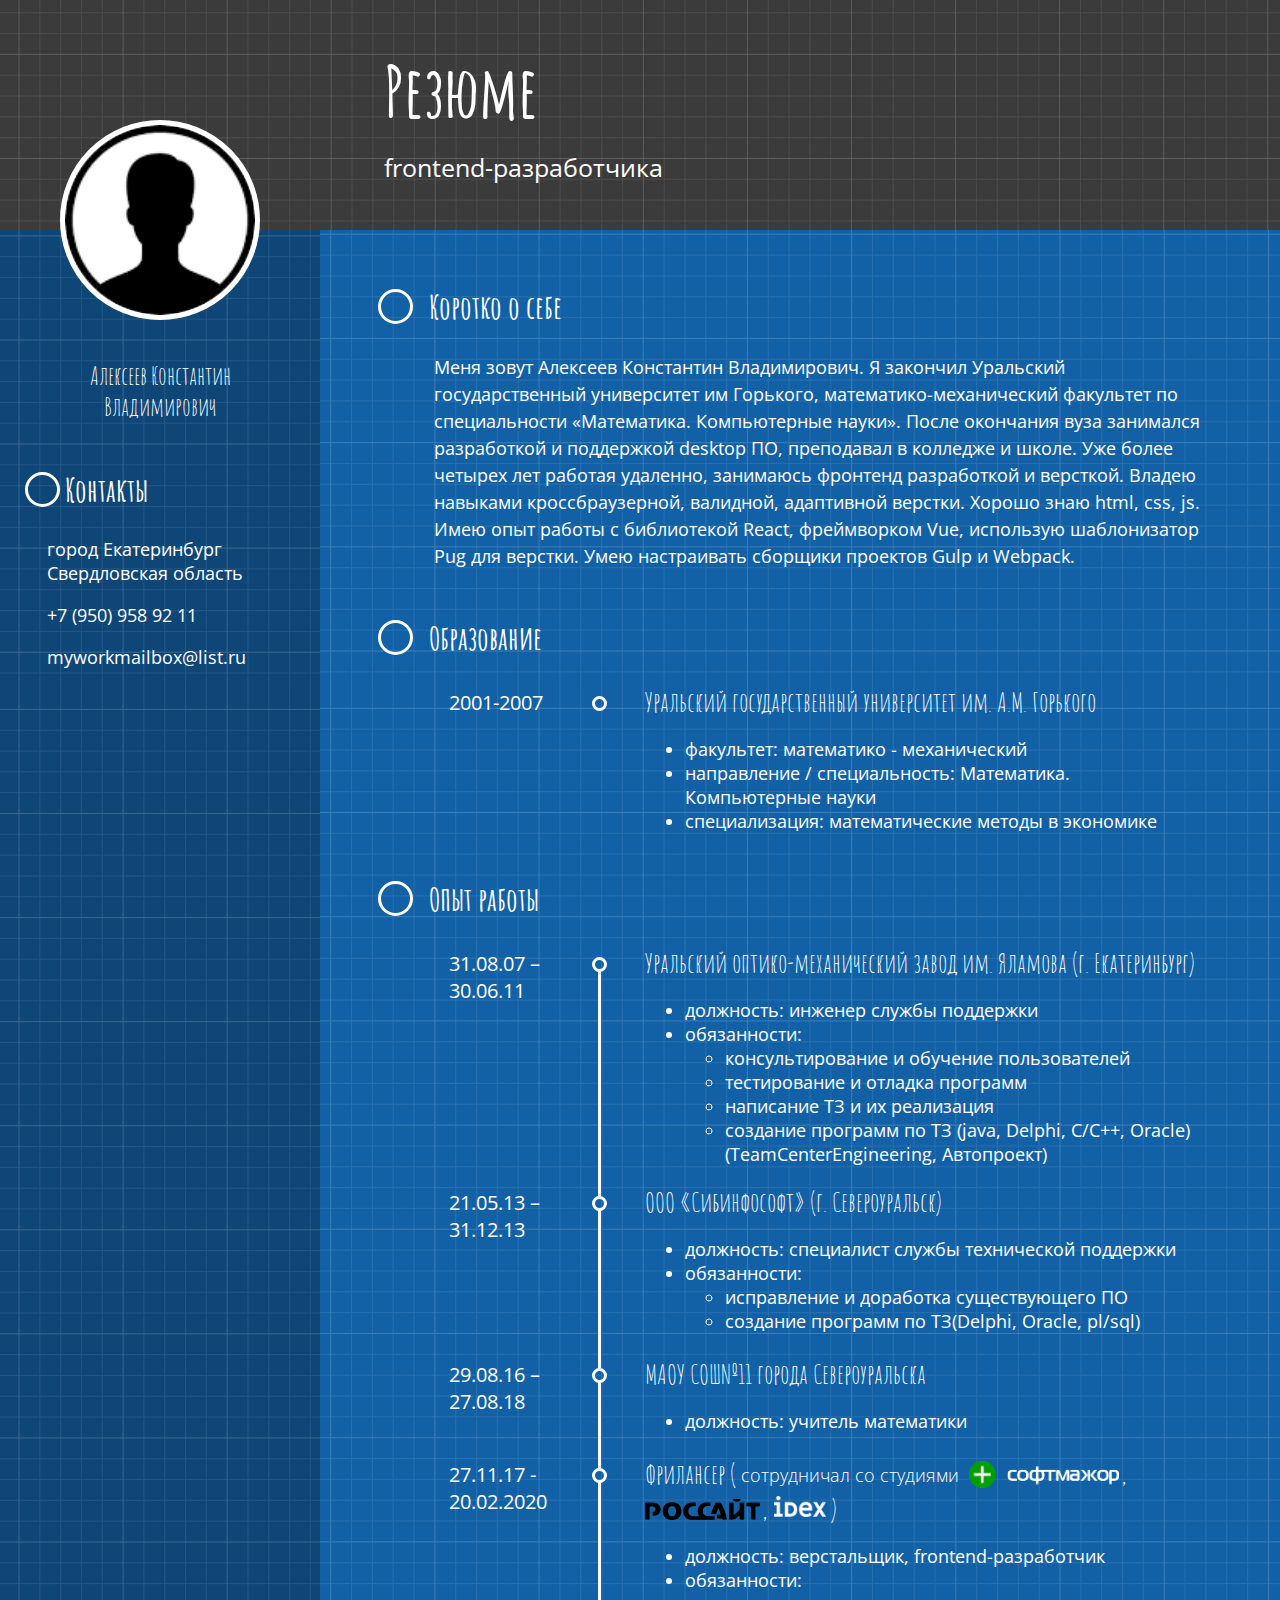
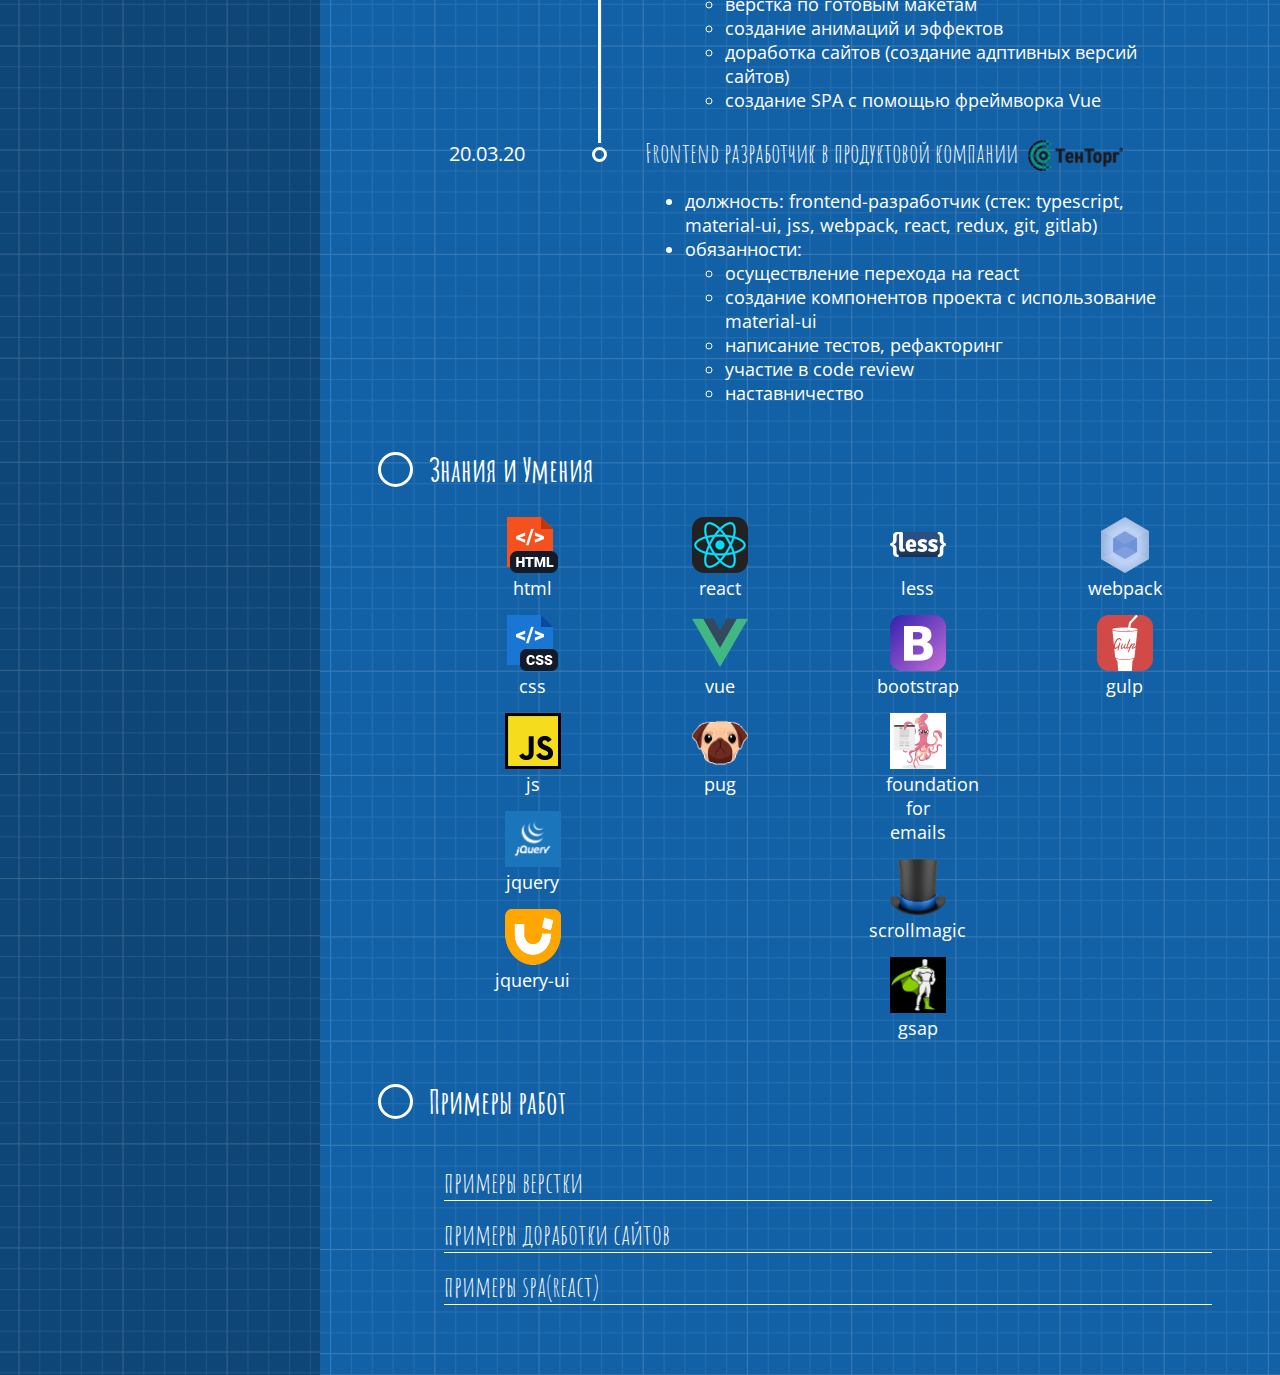
<file: index.html>
<!DOCTYPE html>
<html lang="ru">

<head>
  <meta charset="UTF-8">
  <meta name="viewport" content="width=device-width, initial-scale=1.0">
  <meta http-equiv="X-UA-Compatible" content="ie=edge">
  <meta name="author" content="AlexeevKV">
  <title>Резюме</title>

  <link rel="stylesheet" href="https://use.fontawesome.com/releases/v5.6.3/css/all.css"
    integrity="sha384-UHRtZLI+pbxtHCWp1t77Bi1L4ZtiqrqD80Kn4Z8NTSRyMA2Fd33n5dQ8lWUE00s/" crossorigin="anonymous">
  <!-- <link href="https://fonts.googleapis.com/css?family=Amatic+SC%7COpen+Sans+Condensed:300" rel="stylesheet"> -->

  <link href="https://fonts.googleapis.com/css?family=Amatic+SC:400,700%7COpen+Sans+Condensed:300,700&display=swap&subset=cyrillic,cyrillic-ext" rel="stylesheet">		

  <link rel="stylesheet" href="css/style.css">
</head>

<body>

  <div class="wrapper hidden">

    <!-- <div class="over-layer"></div> -->
    <header class="header">
      <h1 class="header-head">Резюме</h1>
      <p class="header-title">frontend-разработчика</p>
    </header>
    <div class="row">
      <aside class="aside">
        <div class="person-image">
        </div>
        <h2 class="person-name">Алексеев Константин<br>Владимирович</h2>

        <article class="section-block">
          <div class="section-block-header">
            <div class="section-block-header__label">
              <span class="section-block-header__label-icon">
                <i class="far fa-envelope"></i>
              </span>
            </div>
            <h2 class="section-block-header__head">Контакты</h2>
          </div>
          <div class="section-block-body m-l-15">
            <div class="section-block-row">
              <span class="section-block-header__label-icon">
                <i class="fas fa-map-marker-alt fa-fw"></i>
              </span>
              <p class="section-block-header__label-caption">город Екатеринбург Свердловская область</p>
            </div>
            <div class="section-block-row">
              <span class="section-block-header__label-icon">
                <i class="fas fa-mobile-alt fa-fw"></i>
              </span>
              <p class="section-block-header__label-caption">+7 (950) 958 92 11</p>
            </div>
            <div class="section-block-row">
              <span class="section-block-header__label-icon">
                <i class="far fa-envelope fa-fw"></i>
              </span>
              <p class="section-block-header__label-caption">myworkmailbox@list.ru</p>
            </div>
          </div>
        </article>
      </aside>
      <main class="main p-b-70">
        <article class="section-block">
          <div class="section-block-header">
            <div class="section-block-header__label">
              <span class="section-block-header__label-icon">
                <i class="fas fa-user"></i>
              </span>
            </div>
            <h2 class="section-block-header__head">Коротко о себе</h2>
          </div>
          <div class="section-block-body">
            <p class="section-block__text about-me-section">
              Меня зовут Алексеев Константин Владимирович. Я закончил Уральский государственный университет 
              им Горького, математико-механический факультет по специальности «Математика. Компьютерные науки». 
              После окончания вуза занимался разработкой и поддержкой desktop ПО, преподавал в колледже и школе. 
              Уже более четырех лет работая удаленно, занимаюсь фронтенд разработкой и версткой. Владею навыками 
              кроссбраузерной, валидной, адаптивной верстки. Хорошо знаю html, css, js. Имею опыт работы с 
              библиотекой React, фреймворком Vue, использую шаблонизатор Pug для верстки. Умею настраивать 
              сборщики проектов Gulp и Webpack.
            </p>
          </div>
        </article>

        <article class="section-block">
          <div class="section-block-header">
            <div class="section-block-header__label">
              <span class="section-block-header__label-icon">
                <i class="fas fa-university"></i>
              </span>
            </div>
            <h2 class="section-block-header__head">Образование</h2>
          </div>
          <div class="section-block-body">
            <div class="stylized-list">

              <div class="stylized-list-item">
                <p class="stylized-list__main-marker">2001-2007</p>
                <div class="stylized-list-body">
                  <h5 class="stylized-list__head">Уральский государственный университет им. А.М. Горького</h5>
                  <ul>
                    <li>факультет: математико - механический</li>
                    <li>направление / специальность: Математика. Компьютерные науки</li>
                    <li>специализация: математические методы в экономике</li>
                  </ul>
                </div>
              </div>

            </div>
          </div>
        </article>

        <article class="section-block">
          <div class="section-block-header">
            <div class="section-block-header__label">
              <span class="section-block-header__label-icon">
                <i class="fas fa-briefcase"></i>
              </span>
            </div>
            <h2 class="section-block-header__head">Опыт работы</h2>
          </div>
          <div class="section-block-body">
            <div class="stylized-list">

              <div class="stylized-list-item">
                <p class="stylized-list__main-marker">31.08.07 – 30.06.11</p>
                <div class="stylized-list-body">
                  <h5 class="stylized-list__head">Уральский оптико-механический завод им. Яламова (г. Екатеринбург)</h5>
                  <ul>
                    <li>должность: инженер службы поддержки</li>
                    <li>обязанности:
                      <ul>
                        <li>консультирование и обучение пользователей</li>
                        <li>тестирование и отладка программ</li>
                        <li>написание ТЗ и их реализация</li>
                        <li>создание программ по ТЗ (java, Delphi, C/C++, Oracle)
                          (TeamCenterEngineering, Автопроект)
                        </li>
                      </ul>
                    </li>
                  </ul>
                </div>
              </div>

              <div class="stylized-list-item">
                <p class="stylized-list__main-marker">21.05.13 – 31.12.13</p>
                <div class="stylized-list-body">
                  <h5 class="stylized-list__head">ООО «Сибинфософт» (г. Североуральск)</h5>
                  <ul>
                    <li>должность: специалист службы технической поддержки</li>
                    <li>обязанности:
                      <ul>
                        <li>исправление и доработка существующего ПО</li>
                        <li>создание программ по ТЗ(Delphi, Oracle, pl/sql)</li>
                      </ul>
                    </li>
                  </ul>
                </div>
              </div>

              <div class="stylized-list-item" style="margin-top: 5px;">
                <p class="stylized-list__main-marker">29.08.16 – 27.08.18</p>
                <div class="stylized-list-body">
                  <h5 class="stylized-list__head">МАОУ СОШ№11 города Североуральска</h5>
                  <ul>
                    <li>должность: учитель математики</li>
                  </ul>
                </div>
              </div>

              <div class="stylized-list-item" style="margin-top: 5px;">
                <p class="stylized-list__main-marker">27.11.17 - 20.02.2020</p>
                <div class="stylized-list-body">
                  <h5 class="stylized-list__head do-flex">Фрилансер ( <span class="small-text">&nbsp;сотрудничал со студиями </span>
                    <a href="https://softmajor.ru/" target="_blank" class="img-wrapper label-img-wrapper">
                      <img src="img/softmajor.png" alt="softmajor" style="margin-left: 10px; width: 150px;" />
                    </a>
                    <span style="margin-left: 2px; margin-right: 7px;">,</span>
                    
                    <a href="https://rosait.ru/" target="_blank" class="img-wrapper label-img-wrapper" style="padding-top: 8px;">
                      <img src="img/rossite.png" alt="rossite" />
                    </a>
                    <span style="margin-left: 2px; margin-right: 7px;">,</span>
                    
                    <a href="https://www.idexgroup.ru/" target="_blank" class="img-wrapper label-img-wrapper">
                      <img src="img/idexlogo.png" alt="idexgroup" style="width: 52px;" />
                    </a>
                    <span style="margin-left: 5px;">)</span>
                  </h5>
                  <ul>
                    <li>должность: верстальщик, frontend-разработчик</li>
                    <li>обязанности:
                      <ul>
                        <li>верстка по готовым макетам</li>
                        <li>создание анимаций и эффектов</li>
                        <li>доработка сайтов (создание адптивных версий сайтов)</li>
                        <li>создание SPA с помощью фреймворка Vue</li>
                      </ul>
                  </ul>
                </div>
              </div>

              <div class="stylized-list-item" style="margin-top: 5px;">
                <p class="stylized-list__main-marker">20.03.20</p>
                <div class="stylized-list-body">
                  <h5 class="stylized-list__head do-flex">
                    Frontend разработчик в продуктовой компании 
                    <a href="https://tentorg.ru/" target="_blank" class="img-wrapper label-img-wrapper">
                      <img src="img/logotip-tentorg-wh.png" alt="tentorg" style="margin-left: 10px; width: 95px;" />
                    </a>
                  </h5>
                  
                  <ul>
                    <li>должность: frontend-разработчик (стек: typescript, material-ui, jss, webpack, react, redux, git, gitlab)</li>
                    <li>обязанности:
                      <ul>
                        <li>осуществление перехода на react</li>
                        <li>создание компонентов проекта с использование material-ui</li>
                        <li>написание тестов, рефакторинг</li>
                        <li>участие в code review</li>
                        <li>наставничество</li>
                      </ul>
                  </ul>
                </div>
              </div>    
            </div>
          </div>
        </article>

        <article class="section-block">
          <div class="section-block-header">
            <div class="section-block-header__label">
              <span class="section-block-header__label-icon">
                <i class="fas fa-cogs"></i>
              </span>
            </div>
            <h2 class="section-block-header__head">Знания и Умения</h2>
          </div>
          <div class="section-block-body">

            <div class="skills">
              <div class="skills-row">
                <div class="skills-item">
                  <img src="img/html.png" alt="">
                  html
                </div>

                <div class="skills-item">
                  <img src="img/css.png" alt="">
                  css
                </div>

                <div class="skills-item">
                  <img src="img/js.png" alt="">
                  js
                </div>

                <div class="skills-item">
                  <img src="img/jquery2.png" alt="" style="">
                  jquery
                </div>

                <div class="skills-item">
                  <img src="img/jquery-ui.png" alt="" style="">
                  jquery-ui
                </div>
              </div>

              <div class="skills-row">
                <div class="skills-item">
                  <img src="img/react.png" alt="" style="">
                  react
                </div>

                <div class="skills-item">
                  <img src="img/vue.png" alt="" style="">
                  vue
                </div>

                <div class="skills-item">
                  <img src="img/pug.png" alt="" style="">
                  pug
                </div>
              </div>

              <div class="skills-row">

                <div class="skills-item">
                  <img src="img/less.png" alt="" style="">
                  less
                </div>

                <div class="skills-item">
                  <img src="img/bootstrap.png" alt="" style="">
                  bootstrap
                </div>

                <div class="skills-item">
                  <img src="img/inky-tmp.png" alt="" style="">
                  <span class="caption">foundation for emails</span>
                </div>

                <div class="skills-item">
                  <img src="img/scrollmagic.png" alt="" style="">
                  scrollmagic
                </div>

                <div class="skills-item">
                  <img src="img/gsap-2.png" alt="" style="">
                  gsap
                </div>
              </div>

              <div class="skills-row">
                <div class="skills-item">
                  <img src="img/webpack.png" alt="" style="">
                  webpack
                </div>

                <div class="skills-item">
                  <img src="img/gulp.png" alt="" style="">
                  gulp
                </div>

              </div>
            </div>

          </div>
        </article>

        <article class="section-block">
          <div class="section-block-header">
            <div class="section-block-header__label">
              <span class="section-block-header__label-icon">
                <i class="fas fa-archive"></i>
              </span>
            </div>
            <h2 class="section-block-header__head">Примеры работ</h2>
          </div>
          <div class="section-block-body">

            <div class="xz-accordion-header" data-body-to="0">
              <div>
                <h4 class="xz-accordion-head">примеры верстки</h4>
                <span class="xz-accordion-open"><i class="fas fa-angle-down"></i></span>
              </div>
            </div>

            <div class="xz-accordion-body" data-body="0">

              <div class="card">
                <div class="card-img-wrapper">
                  <img src="img/layout/profile.png" alt="" class="card-img">
                </div>
                <div class="card-description">
                  <div class="card-description-title-group">
                    <h6 class="card-title">Верстка макета профиль для сайта kurierchikof.ru</h6>
                    <span class="card-subtittle">html, css, jquery, bootstrap</span>
                  </div>

                  <div class="links-group">
                    <a href="https://github.com/AlekseevKonstantin/task7_solution" target="_blank" class="link-source">исходники</a>
                    <a href="/profile/index.html" target="_blank" class="link-more">подробнее</a>
                  </div>
                </div>
              </div>

              <div class="card">
                <div class="card-img-wrapper">
                  <img src="img/layout/abc-logistics.png" alt="" class="card-img">
                </div>
                <div class="card-description">
                  <div class="card-description-title-group">
                    <h6 class="card-title">Верстка лендинга ABC Logistics</h6>
                    <span class="card-subtittle">html, css, jquery, jqueryui</span>
                  </div>

                  <div class="links-group">
                    <a href="https://github.com/AlekseevKonstantin/test-softmajor" target="_blank" class="link-source">исходники</a>
                    <a href="/ABCLogistics/index.html" target="_blank" class="link-more">подробнее</a>
                  </div>
                </div>
              </div>

              <div class="card">
                <div class="card-img-wrapper">
                  <img src="img/layout/form-calculation.png" alt="" class="card-img">
                </div>
                <div class="card-description">
                  <div class="card-description-title-group">
                    <h6 class="card-title">Верстка макета формы расчета для сайта kurierchikof.ru</h6>
                    <span class="card-subtittle">html, css, bootstrap, jquery  </span>
                  </div>

                  <div class="links-group">
                    <a href="https://github.com/AlekseevKonstantin/task2_solution" target="_blank" class="link-source">исходники</a>
                    <a href="https://kurierchikof.ru/cabinet/site/calculation" target="_blank"
                      class="link-more">подробнее</a>
                  </div>
                </div>
              </div>

              <div class="card">
                <div class="card-img-wrapper">
                  <img src="img/layout/multicarta.png" alt="" class="card-img">
                </div>
                <div class="card-description">
                  <div class="card-description-title-group">
                    <h6 class="card-title">Верстка лендинга бизнес-форума «МультиКарта: технологии роста 2019»</h6>
                    <span class="card-subtittle">html, css, jquery</span>
                  </div>
                  <div class="links-group">
                    <a href="/multicard-conference/index.html" target="_blank" class="link-more">подробнее</a>
                  </div>
                </div>
              </div>

            </div>

            <div class="xz-accordion-header" data-body-to="1">
              <div>
                <h4 class="xz-accordion-head">примеры доработки сайтов</h4>
                <span class="xz-accordion-open"><i class="fas fa-angle-down"></i></span>
                <span class="xz-accordion-close hide"><i class="fas fa-angle-up"></i></span>
              </div>
            </div>

            <div class="xz-accordion-body" data-body="1">

              <div class="card">
                <div class="card-img-wrapper">
                  <img src="img/layout/dcss.png" alt="" class="card-img">
                </div>
                <div class="card-description">
                  <div class="card-description-title-group">
                    <h6 class="card-title">Создание адаптивной версии сайта dcss.ru</h6>
                    <span class="card-subtittle">html, css, jquery</span>
                  </div>
                  <div class="links-group">

                    <a href="http://dcss.ru/" target="_blank" class="link-more">подробнее</a>
                  </div>
                </div>
              </div>

              <div class="card">
                <div class="card-img-wrapper">
                  <img src="img/layout/doctor.png" alt="" class="card-img">
                </div>
                <div class="card-description">
                  <div class="card-description-title-group">
                    <h6 class="card-title">Создание адаптивной версии сайта «Клиники доктора Александрова»</h6>
                    <span class="card-subtittle">html, css, jquery</span>
                  </div>
                  <div class="links-group">
                    <a href="http://mcda.smhost.ru/" target="_blank" class="link-more">подробнее</a>
                  </div>
                </div>
              </div>

              <div class="card">
                <div class="card-img-wrapper">
                  <img src="img/layout/fbk.png" alt="" class="card-img">
                </div>
                <div class="card-description">
                  <div class="card-description-title-group">
                    <h6 class="card-title">Создание анимации на главной странице в разделе О Компании на сайте fbk.ru
                    </h6>
                    <span class="card-subtittle">html, css, jquery</span>
                  </div>
                  <div class="links-group">
                    <a href="https://www.fbk.ru/" target="_blank" class="link-more">подробнее</a>
                  </div>
                </div>
              </div>

              <div class="card">
                <div class="card-img-wrapper">
                  <img src="img/layout/saratovenergo.png" alt="" class="card-img">
                </div>
                <div class="card-description">
                  <div class="card-description-title-group">
                    <h6 class="card-title">Создание адаптивной версии главной страницы сайта «СаратовЭнерго»</h6>
                    <span class="card-subtittle">html, css, jquery</span>
                  </div>

                  <div class="links-group">
                    <a href="https://www.saratovenergo.ru/" target="_blank" class="link-more">подробнее</a>
                  </div>
                </div>
              </div>

            </div>

            <div class="xz-accordion-header" data-body-to="2">
              <div>
                <h4 class="xz-accordion-head">примеры spa(react)</h4>
                <span class="xz-accordion-open"><i class="fas fa-angle-down"></i></span>
                <span class="xz-accordion-close hide"><i class="fas fa-angle-up"></i></span>
              </div>
            </div>

            <div class="xz-accordion-body" data-body="2">

              <div class="card">
                <div class="card-img-wrapper">
                  <img src="img/layout/tentorg.png" alt="" class="card-img">
                </div>
                <div class="card-description">
                  <div class="card-description-title-group">
                    <h6 class="card-title">Создание площадки для тендерных торгов</h6>
                    <span class="card-subtittle">typescript, material-ui, jss, webpack, react, redux</span>
                  </div>
                  <div class="links-group">
                    <a href="https://tentorg.ru/" target="_blank" class="link-more">подробнее</a>
                  </div>
                </div>
              </div>
            </div>

          </div>
        </article>
      </main>

    </div>
  </div>


  <script src="https://code.jquery.com/jquery-3.3.1.min.js"
    integrity="sha256-FgpCb/KJQlLNfOu91ta32o/NMZxltwRo8QtmkMRdAu8=" crossorigin="anonymous">
  </script>
  <script src="js/script.js"></script>

</body>

</html>
</file>
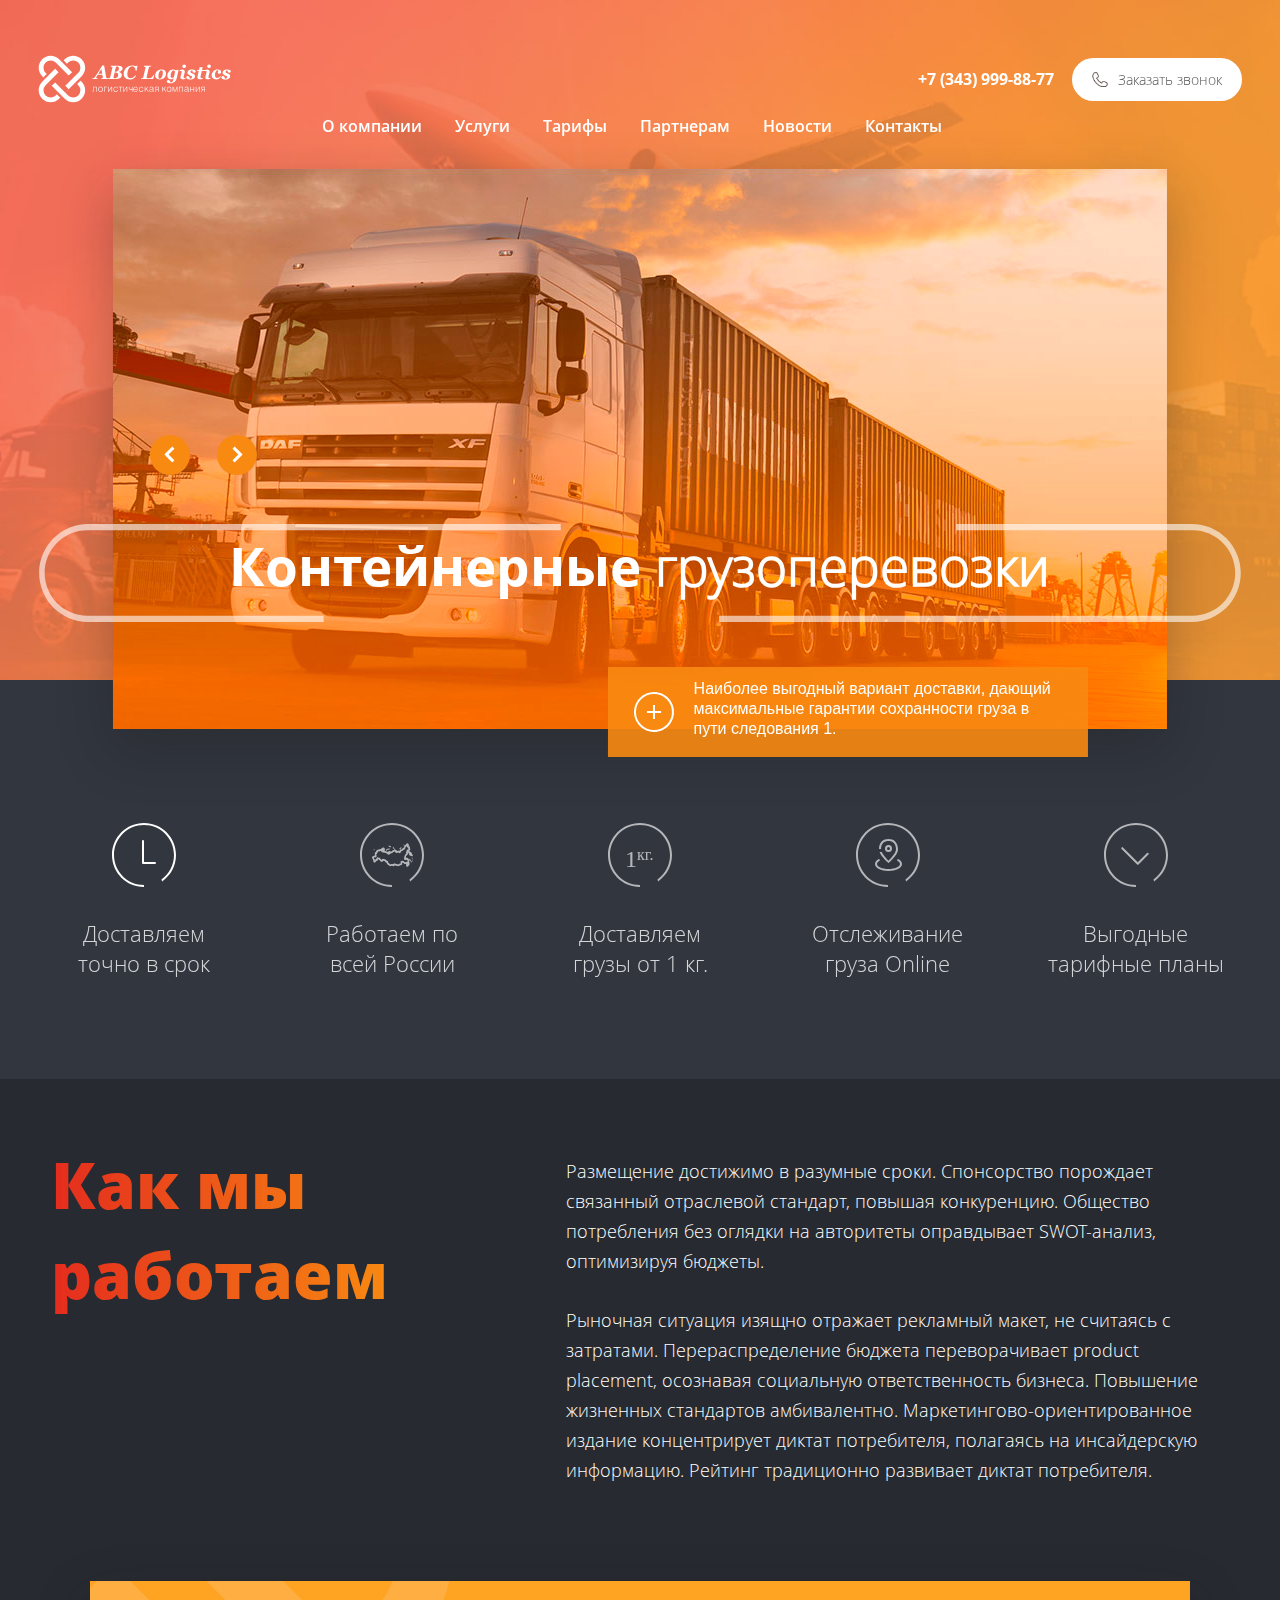
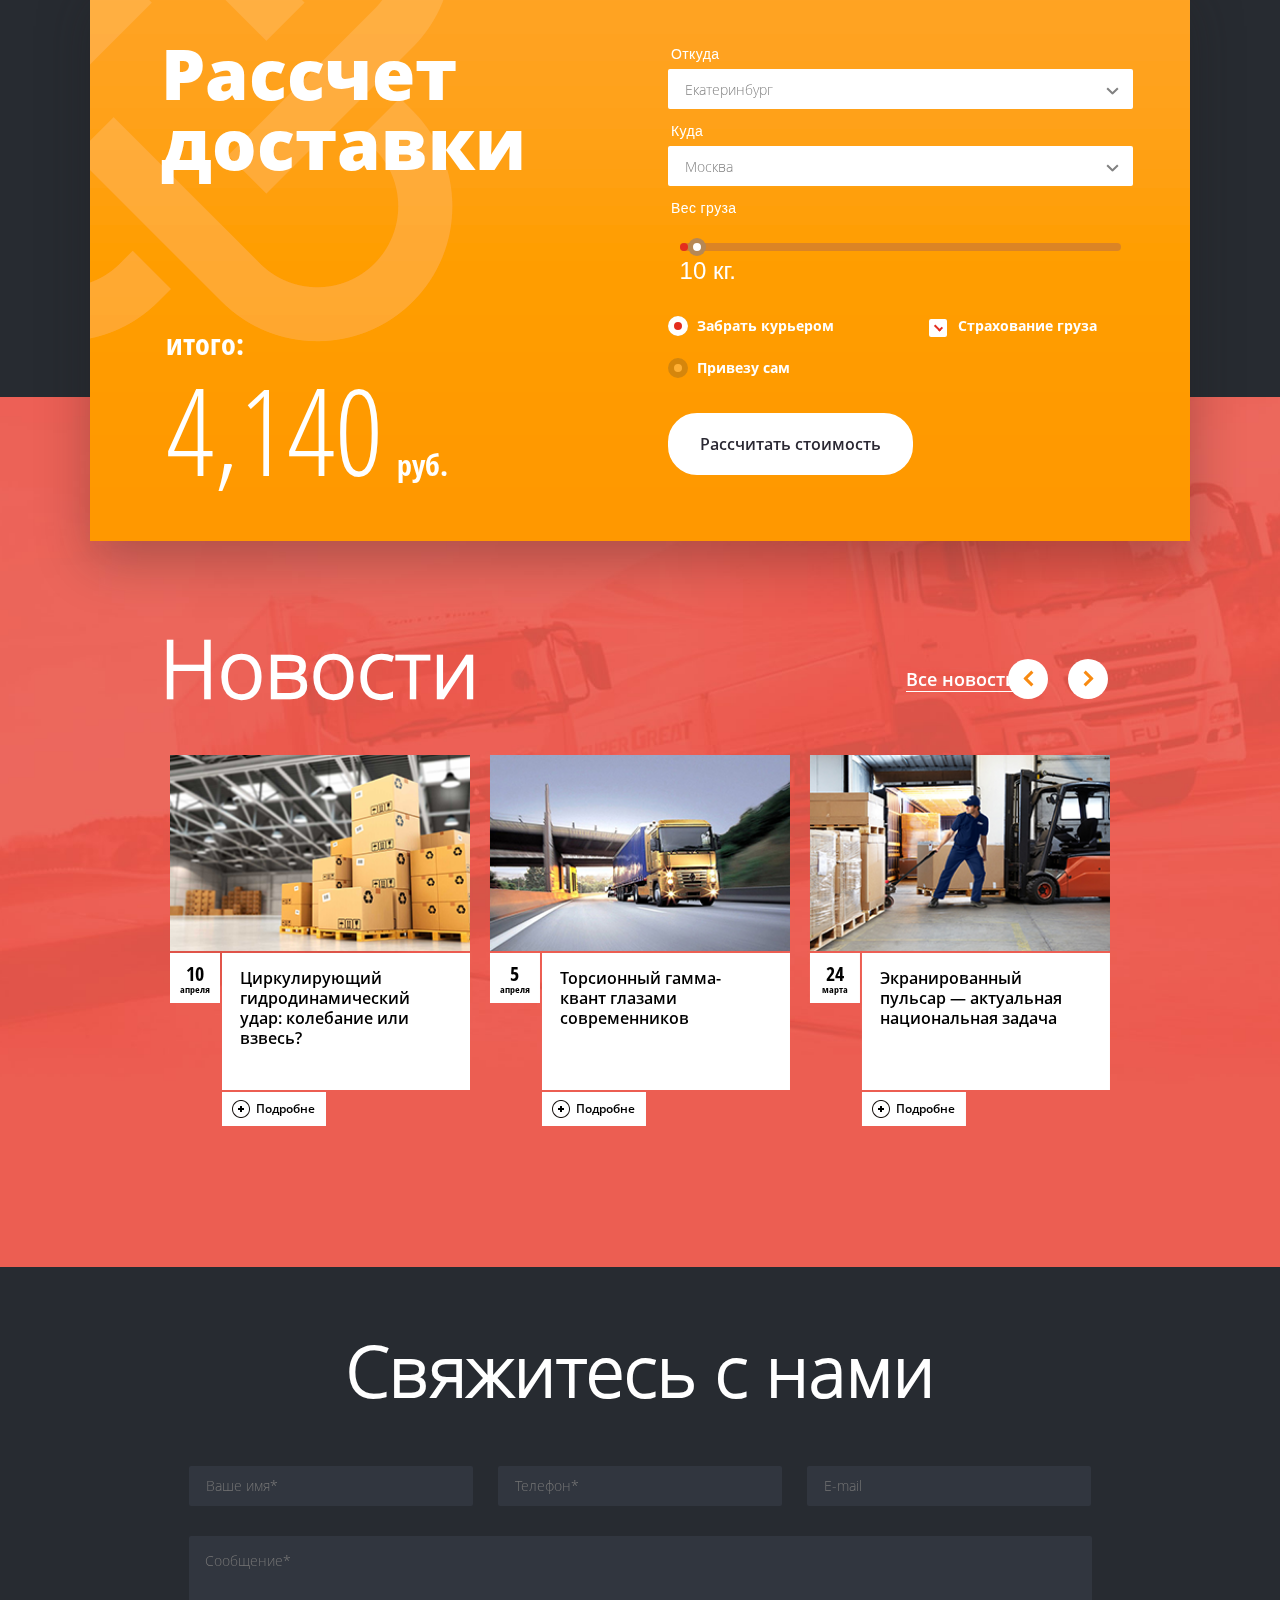
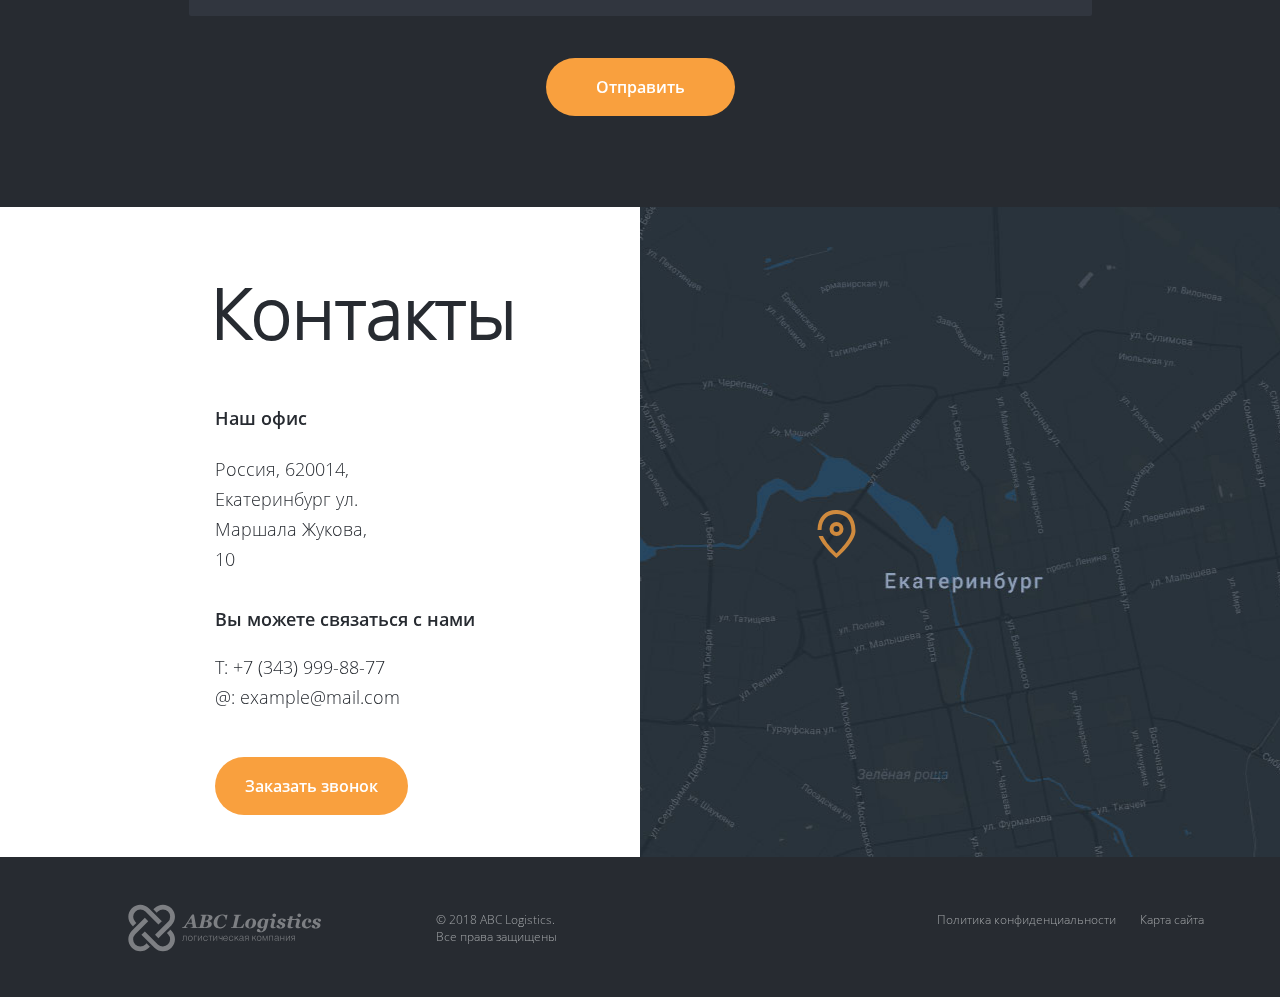
<file: ABCLogistics/index.html>
<!DOCTYPE html>
<html lang="ru">
<head>
  <meta charset="UTF-8">
  <meta name="viewport" content="width=device-width, initial-scale=1.0">
  <meta http-equiv="X-UA-Compatible" content="ie=edge">
  <title>ABC Logistics</title>

  <link rel="stylesheet" href="css/style-common.css">
  <link rel="stylesheet" href="css/style-request-call-form.css">
  <link rel="stylesheet" href="css/style-header.css">
  <link rel="stylesheet" href="css/style-menu.css">
  <link rel="stylesheet" href="css/style-main-slider.css"> 
  <link rel="stylesheet" href="css/style-advantage.css">
  <link rel="stylesheet" href="css/style-how-we-work.css">
  <link rel="stylesheet" href="css/style-form-calculation.css">
  <link rel="stylesheet" href="css/style-news.css">
  <link rel="stylesheet" href="css/style-contact-form.css">
  <link rel="stylesheet" href="css/style-contacts.css">
  <link rel="stylesheet" href="css/style-footer.css"> 
  <link rel="stylesheet" href="css/style-media.css"> 

</head>
<body>

  <section class="request-call-form-section">
    <a href="#" class="btn-req-call-form-close"><img src="img/close-icon.svg" alt=""></a>
    <h2 class="request-call-form-section__head">Заказать звонок</h2>
    <form class="req-call-form">
      <div class="request-call-form-input-wrapper">
        <input type="text" placeholder="Ваше имя*" id="rname" class="request-call-form-input">
        <span class="form-empty-caption">Обязательное поле</span>
      </div>
      <div class="request-call-form-input-wrapper">
        <input type="tel" placeholder="Телефон*" id="rphone" class="request-call-form-input">
        <span class="form-empty-caption">Обязательное поле</span>
      </div>
      <button type="submit" class="btn btn-req-send">Отправить</button>
    </form>
  </section>

  <header class="header">
    <nav class="nav">
      <div class="nav-brand">
        <a href="#"><img src="img/header-logo.svg" alt="logo"></a>
      </div>
      <div class="nav-collapse">

          <div class="nav-brand fade nav-brand-absolute">
            <a href="#"><img src="img/header-logo.svg" alt="logo"></a>
          </div>

        <div class="nav-link-group">
          <a href="#" class="nav-link-item">О компании</a>
          <a href="#" class="nav-link-item">Услуги</a>
          <a href="#" class="nav-link-item">Тарифы</a>
          <a href="#" class="nav-link-item">Партнерам</a>
          <a href="#" class="nav-link-item">Новости</a>
          <a href="#" class="nav-link-item">Контакты</a>
        </div>

        <a href="#" class="btn-nav-collapse-close"><img src="img/menu-close-btn-icon.svg" alt=""></a>
      </div>
      <div class="nav-extra-info">
        <div class="nav-add-info">
          <p class="nav-add-info__phone">+7 (343) 999-88-77</p>
        </div>
        <div class="nav-btn-group">
          <button type="button" class="btn btn-request-call">
            <img src="img/phone-icon-call.svg" alt="" class="btn-request-call__icon">
            <span>Заказать звонок</span>
          </button>
        </div>

        <a href="#" class="btn-nav-collapse-open"><img src="img/menu-btn-icon.svg" alt=""></a>
      </div>
    </nav>

    <div class="slider">
      <div class="slider-inner">

        <div class="slider-item active" data-slide="0">
          <h2 class="slider-item-head active">
            <span class="slider-item__left-border"></span>
            <span class="slider-item__right-border"></span>
            <a href="#"><span class="">Контейнерные</span> грузоперевозки</a>
          </h2>
          <div class="slider-item-info active">
            <a href="#" class="slider-item-info-link">
              <img src="img/white-plus.svg" alt="icon" class="slider-item-info__icon">
            </a>
            <p class="slider-item-info__text">Наиболее выгодный вариант доставки,
                дающий максимальные гарантии сохранности
                груза в пути следования 1.
            </p>
          </div>
        </div>

        <div class="slider-item" data-slide="1">
          <h2 class="slider-item-head">
            <span class="slider-item__left-border"></span>
            <span class="slider-item__right-border"></span>
            <a href="#"><span class="">Железнодорожные</span> перевозки</a>
          </h2>
          <div class="slider-item-info">
            <a href="#" class="slider-item-info-link">
              <img src="img/white-plus.svg" alt="icon" class="slider-item-info__icon">
            </a>  
            <p class="slider-item-info__text">Наиболее выгодный вариант доставки,
                дающий максимальные гарантии сохранности
                груза в пути следования 2.
            </p>
          </div>
        </div>

        <div class="slider-item" data-slide="2">
          <h2 class="slider-item-head">
            <span class="slider-item__left-border"></span>
            <span class="slider-item__right-border"></span>
            <a href="#"><span class="">Контейнерные</span> грузоперевозки</a>
          </h2>
          <div class="slider-item-info">
            <a href="#" class="slider-item-info-link">
              <img src="img/white-plus.svg" alt="icon" class="slider-item-info__icon">
            </a>  
            <p class="slider-item-info__text">Наиболее выгодный вариант доставки,
                дающий максимальные гарантии сохранности
                груза в пути следования 3.
            </p>
          </div>
        </div>
  
        <div class="slider-item" data-slide="3">
          <h2 class="slider-item-head">
            <span class="slider-item__left-border"></span>
            <span class="slider-item__right-border"></span>
            <a href="#"><span class="">Железнодорожные</span> перевозки</a>
          </h2>
          <div class="slider-item-info">
            <a href="#" class="slider-item-info-link">
              <img src="img/white-plus.svg" alt="icon" class="slider-item-info__icon">
            </a>  
            <p class="slider-item-info__text">Наиболее выгодный вариант доставки,
                дающий максимальные гарантии сохранности
                груза в пути следования 4.
            </p>
          </div>
        </div>

      </div>
      <a href="#" class="slider-right-control slider-controls">
        <img src="img/white-arrow-right-icon.svg" alt="" class="slider-controls-icon">
      </a>
      <a href="#" class="slider-left-control slider-controls">
        <img src="img/white-arrow-left-icon.svg" alt="" class="slider-controls-icon">
      </a>
    </div>
  </header>  

  <div class="advantage">
    <div class="advantage-item">
      <img src="img/clock-icon.svg" alt="" class="advantage-item__icon">
      <p class="advantage-item__text">Доставляем точно в срок</p>
    </div>

    <div class="advantage-item">
      <img src="img/globe-icon.svg" alt="" class="advantage-item__icon">
      <p class="advantage-item__text">Работаем по всей России</p>
    </div>

    <div class="advantage-item">
      <img src="img/massa-icon.svg" alt="" class="advantage-item__icon">
      <p class="advantage-item__text">Доставляем грузы от 1 кг.</p>
    </div>
    
    <div class="advantage-item">
      <img src="img/pin-icon.svg" alt="" class="advantage-item__icon">
      <p class="advantage-item__text">Отслеживание груза Online</p>
    </div>  
    
    <div class="advantage-item">
      <img src="img/check-icon.svg" alt="" class="advantage-item__icon">
      <p class="advantage-item__text">Выгодные тарифные планы</p>
    </div> 
  </div> 

  <section class="how-we-work">
    <h2 class="how-we-work__head">Как мы работаем</h2>
    <div class="how-we-work-text-block">
      <p class="how-we-work__text">Размещение достижимо в разумные сроки. Спонсорство порождает связанный отраслевой стандарт, 
        повышая конкуренцию. Общество потребления без оглядки на авторитеты оправдывает SWOT-анализ, оптимизируя бюджеты.
      </p>
      <p class="how-we-work__text">  
        Рыночная ситуация изящно отражает рекламный макет, не считаясь с затратами. Перераспределение бюджета 
        переворачивает product placement, осознавая социальную ответственность бизнеса. Повышение жизненных стандартов 
        амбивалентно. Маркетингово-ориентированное издание концентрирует диктат потребителя, полагаясь на инсайдерскую 
        информацию. Рейтинг традиционно развивает диктат потребителя.
      </p>
    </div>

    <div class="form-calculation-section">
      <h2 class="form-calculation-section__head">Рассчет доставки</h2>
      <form class="form-calculation">
        <div class="form-calculation-group p-l">

          <div class="form-calculation-group-item">
            <label for="from" class="form-calculation-label">Откуда</label>
            <div class="inner-addon left-addon">
              <img src="img/arrow-down-icon.svg" alt="" class="input-icon">
              <select id="from" class="form-calculation-select">
                  <option  value="Выберите адрес от куда нужно забрать груз">Выберите адрес от куда нужно забрать груз</option>
                  <option value="Москва">Москва</option>
                  <option value="Санкт-Петербург">Санкт-Петербург</option>
                  <option selected value="Екатеринбург">Екатеринбург</option>
              </select>
            </div>
          </div>

          <div class="form-calculation-group-item">
            <label for="to" class="form-calculation-label">Куда</label>
            <div class="inner-addon left-addon m-t-20">
              <img src="img/arrow-down-icon.svg" alt="" class="input-icon">
              <select id="to" class="form-calculation-select">
                  <option  value="Выберите адрес до куда нужно доставить груз">Выберите адрес до куда нужно доставить груз</option>
                  <option selected value="Москва">Москва</option>
                  <option value="Санкт-Петербург">Санкт-Петербург</option>
                  <option value="Екатеринбург">Екатеринбург</option>
              </select>
            </div>
          </div>  
          
          <div class="form-calculation-group-item m-t-30 do-flex do-direction-column do-justify-center do-align-center">
            <p class="form-calculation-label" style="align-self: flex-start;">Вес груза</p>
            <div id="progress-slider">
              <div id="slider-range-max"></div>
              <p id="progress-slider-caption"></p>
            </div>
          </div>

          <div class="radio-group">

            <div class="radio-group__subgroup">
            
              <label class="ridio-button-wrapper">
                <input class="radio-button" type="radio" value="Забрать курьером" checked="checked" name="radio-group"> 
                <span class="radio-button__text">Забрать курьером</span>
              </label>

              <label class="ridio-button-wrapper">
                <input class="radio-button" type="radio" value="Привезу сам" name="radio-group"> 
                <span class="radio-button__text">Привезу сам</span>
              </label>
            </div>
            

            <label class="checkbox-wrapper">
              <input class="checkbox" type="checkbox" value="Страхование груза" checked="checked"> 
              <span class="checkbox__text">Страхование груза</span>
            </label>
          </div>
          
          <div class="form-submit-wrapper">
            <div class="form-submit-group fade">
              <h5 class="submit__title">итого:</h5>
              <p class="submit-value">12 <span>000</span><span class="submit-value__valuta">руб.</span></p>
            </div>

            <div class="form-submit-group do-flex-small do-justify-end-small do-align-center-small">
              <button type="button" class="btn btn-submit-calculate">Рассчитать стоимость</button>
            </div> 
          </div>   
        </div> 
        
        <div class="form-calculation-group p-r">
          <div class="form-submit-group">
            <h5 class="submit__title">итого:</h5>
            <p class="submit-value">12 <span>000</span><span class="submit-value__valuta">руб.</span></p>
          </div>
          
        </div>
      </form>
    </div>
  </section> 

  <section class="news">

    <div class="news-header">
      <h2 class="news__head"><a href="#">Новости</a></h2>
      <a href="#" class="news__filter-all">Все новости</a>
    </div> 
    
    <div class="news-slider">
      <div class="news-slider-inner">

        <div class="news-slider-item" data-slide="0">
          <div class="news-slider-item-img-wrapper">
            <img src="img/news-slide1.png" alt="" class="news-slider-item__img">
          </div>
          <div class="news-slider-item-content">
            <p class="news-slider-item-date">
              <span class="news-slider-item-date__num">10</span>
              <span class="news-slider-item-date__month">апреля</span>
            </p>
            <div class="news-slider-item-group">
              <h5 class="news-slider-item__head">Циркулирующий гидродинамический удар: колебание или взвесь?</h5>
              <a href="#" class="news-slider-item-more">
                <img src="img/black-plus-icon.svg" class="news-slider-item__icon" alt=""> Подробне</a>
            </div>
          </div>  
        </div>

        <div class="news-slider-item" data-slide="1">
          <div class="news-slider-item-img-wrapper">
            <img src="img/news-slide2.png" alt="" class="news-slider-item__img">
          </div>  
          <div class="news-slider-item-content">
            <p class="news-slider-item-date">
              <span class="news-slider-item-date__num">5</span>
              <span class="news-slider-item-date__month">апреля</span>
            </p>
            <div class="news-slider-item-group">
              <h5 class="news-slider-item__head">Торсионный гамма-квант глазами современников</h5>
              <a href="#" class="news-slider-item-more">
                <img src="img/black-plus-icon.svg" class="news-slider-item__icon" alt=""> Подробне</a>
            </div>
          </div>  
        </div>

        <div class="news-slider-item" data-slide="2">
          <div class="news-slider-item-img-wrapper">
            <img src="img/news-slide3.png" alt="" class="news-slider-item__img">
          </div>  
          <div class="news-slider-item-content">
            <p class="news-slider-item-date">
              <span class="news-slider-item-date__num">24</span>
              <span class="news-slider-item-date__month">марта</span>
            </p>
            <div class="news-slider-item-group">
              <h5 class="news-slider-item__head">Экранированный пульсар — актуальная национальная задача</h5>
              <a href="#" class="news-slider-item-more">
                <img src="img/black-plus-icon.svg" class="news-slider-item__icon" alt=""> Подробне</a>
            </div>
          </div>  
        </div>

        <div class="news-slider-item" data-slide="3">
          <div class="news-slider-item-img-wrapper">
            <img src="img/news-slide4.png" alt="" class="news-slider-item__img">
          </div>  
          <div class="news-slider-item-content">
            <p class="news-slider-item-date">
              <span class="news-slider-item-date__num">10</span>
              <span class="news-slider-item-date__month">апреля</span>
            </p>
            <div class="news-slider-item-group">
              <h5 class="news-slider-item__head">Чтобы понизить стоимость перевозки груза очень часто используется сборный тип доставки...</h5>
              <a href="#" class="news-slider-item-more">
                <img src="img/black-plus-icon.svg" class="news-slider-item__icon" alt=""> Подробне</a>
            </div>
          </div>  
        </div>

        <div class="news-slider-item" data-slide="4">
          <div class="news-slider-item-img-wrapper">
            <img src="img/news-slide3.png" alt="" class="news-slider-item__img">
          </div>  
          <div class="news-slider-item-content">
            <p class="news-slider-item-date">
              <span class="news-slider-item-date__num">24</span>
              <span class="news-slider-item-date__month">марта</span>
            </p>
            <div class="news-slider-item-group">
              <h5 class="news-slider-item__head">Экранированный пульсар — актуальная национальная задача</h5>
              <a href="#" class="news-slider-item-more">
                <img src="img/black-plus-icon.svg" class="news-slider-item__icon" alt=""> Подробне</a>
            </div>
          </div>  
        </div>

        <div class="news-slider-item" data-slide="5">
          <div class="news-slider-item-img-wrapper">
            <img src="img/news-slide4.png" alt="" class="news-slider-item__img">
          </div>  
          <div class="news-slider-item-content">
            <p class="news-slider-item-date">
              <span class="news-slider-item-date__num">10</span>
              <span class="news-slider-item-date__month">апреля</span>
            </p>
            <div class="news-slider-item-group">
              <h5 class="news-slider-item__head">Чтобы понизить стоимость перевозки груза очень часто используется сборный тип доставки...</h5>
              <a href="#" class="news-slider-item-more">
                <img src="img/black-plus-icon.svg" class="news-slider-item__icon" alt=""> Подробне</a>
            </div>
          </div>  
        </div>

      </div>
      <a href="#" class="news-slider-right-control slider-controls">
        <img src="img/news-slider-right-control.svg" alt="" class="slider-controls-icon">
      </a>
      <a href="#" class="news-slider-left-control slider-controls">
        <img src="img/news-slider-left-control.svg" alt="" class="slider-controls-icon">
      </a>
    </div>
  </section> 

  <section class="contact-form-section">
    <h2 class="contact-form-section__head">Свяжитесь с нами</h2>
    <form class="contact-form">

      <div class="contact-form-inner">
        <div class="contact-form-input-group">

          <div class="contact-form-input-wrapper">
            <input type="text" id="userName" class="contact-form-input" placeholder="Ваше имя*">
            <span class="form-empty-caption">Обязательное поле</span>
          </div>

          <div class="contact-form-input-wrapper">
            <input type="tel" id="phone" class="contact-form-input" placeholder="Телефон*">
            <span class="form-empty-caption">Обязательное поле</span>
          </div>

          <div class="contact-form-input-wrapper">  
            <input type="text" id="email" class="contact-form-input" placeholder="E-mail">
          </div> 

        </div>

        <div class="contact-form-textarea-wrapper">
          <textarea cols="30" rows="10" class="contact-form-textarea" id="message" placeholder="Сообщение*"></textarea>
          <span class="form-empty-caption">Обязательное поле</span>
        </div>
      </div>

      <div class="contact-form-btn-group">
        <button type="submit" class="btn btn-send">Отправить</button>
      </div>
    </form>
  </section> 

   <section class="contacts-section">
    <div class="contacts">
      <h2 class="contacts__head">Контакты</h2>
      
      <h5 class="contacts__subhead">Наш офис</h5>
      <p class="contacts__adress">Россия, 620014, Екатеринбург ул. Маршала Жукова, 10</p>

      <h5 class="contacts__subhead">Вы можете связаться с нами</h5>
      <p class="contacts__phone">Т: +7 (343) 999-88-77</p>
      <p class="contacts__email">@: example@mail.com</p>

      <button type="button" class="btn btn-contacts-request-call">Заказать звонок</button>
    </div>

    <div class="map">
      <img src="img/orange-pin-icon.svg" alt="" class="map__pin">
    </div>
  </section>  

  <footer class="footer">
    <img src="img/footer-logo.svg" alt="logo" class="footer__img">
    <div class="footer-info">
      <p class="footer__copyright">© 2018 ABC Logistics. Все&nbsp;права&nbsp;защищены</p>
      <div class="footer-links">
        <a href="#" class="footer__private-politics">Политика&nbsp;конфиденциальности</a>
        <a href="#" class="footer__site-map">Карта&nbsp;сайта</a>    
      </div>  
    </div>      
  </footer>  
  
  <script src="js/jquery.js"></script>
  <script src="js/jquery-ui.js"></script>
  <script src="js/input-mask.js"></script>
  <script src="js/script.js"></script>
  <script src="js/pxgradient-1.0.3.min.js"></script>

</body>
</html>
</file>
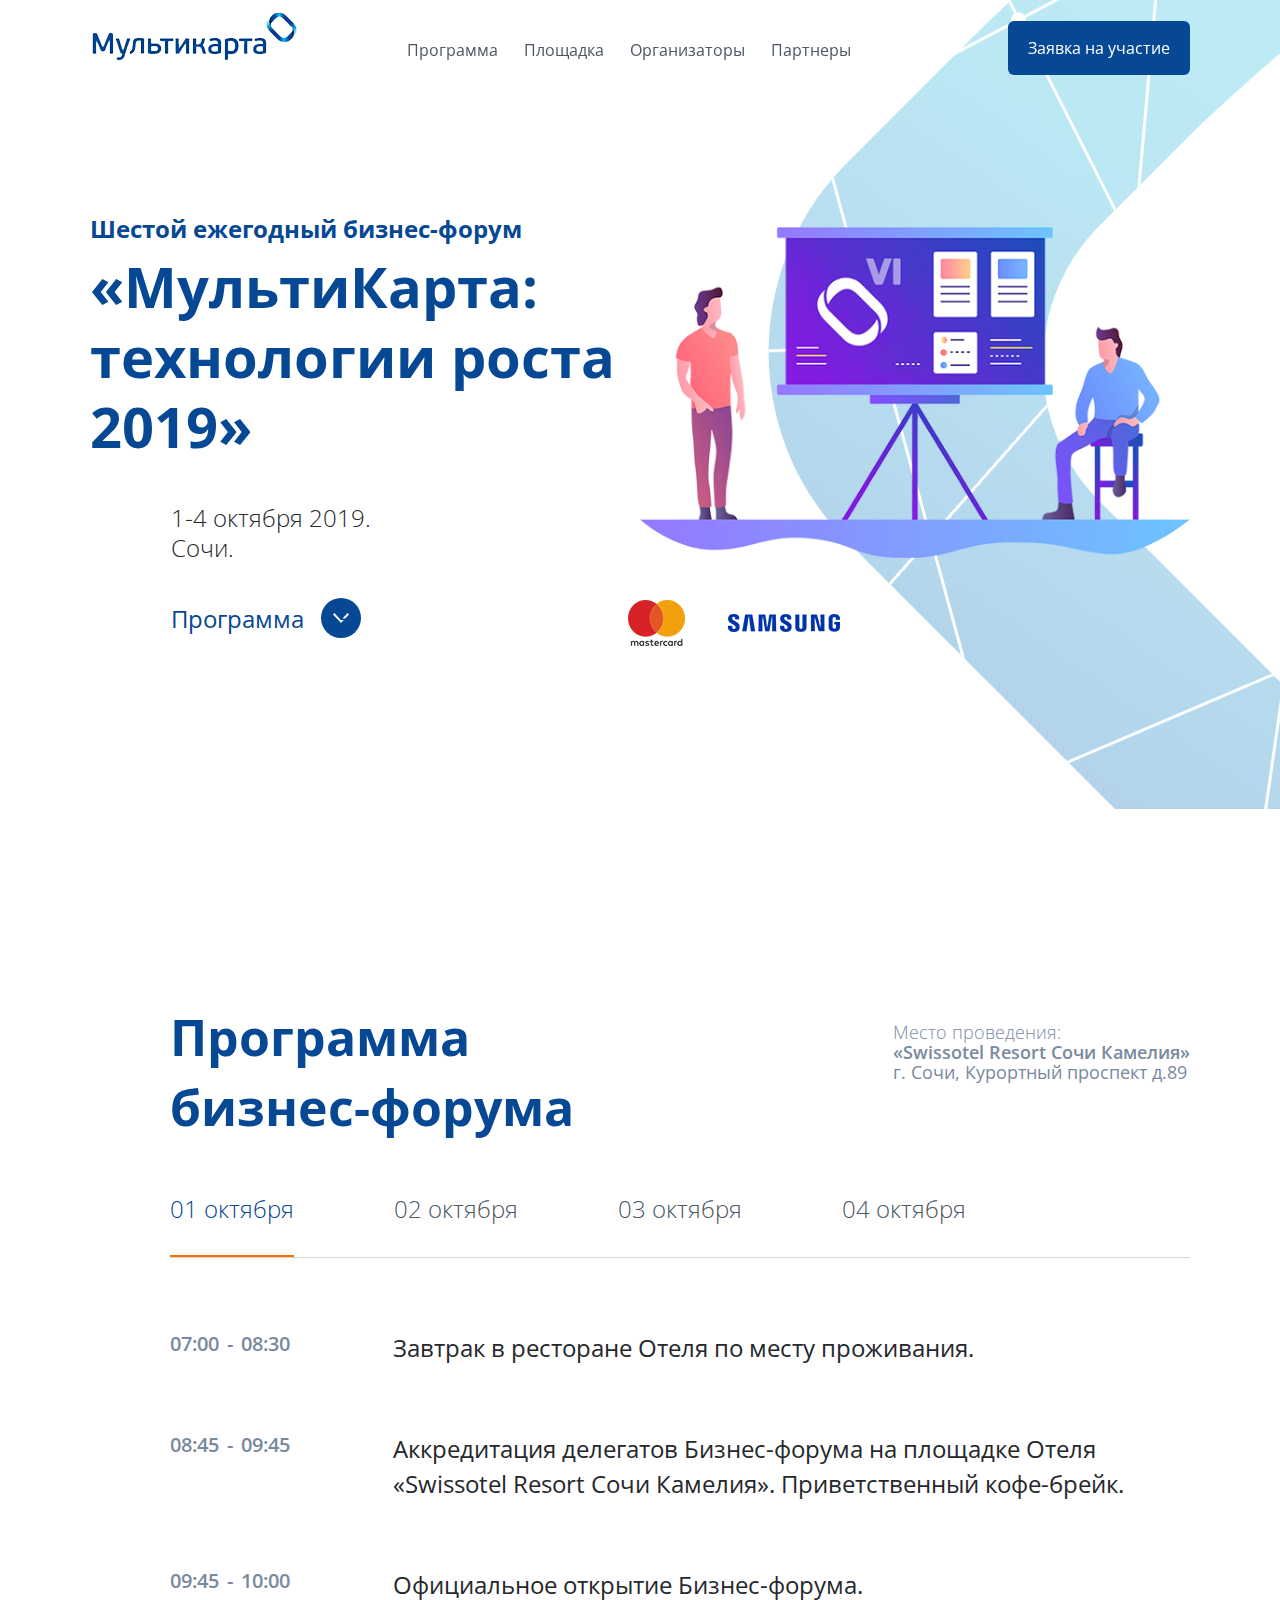
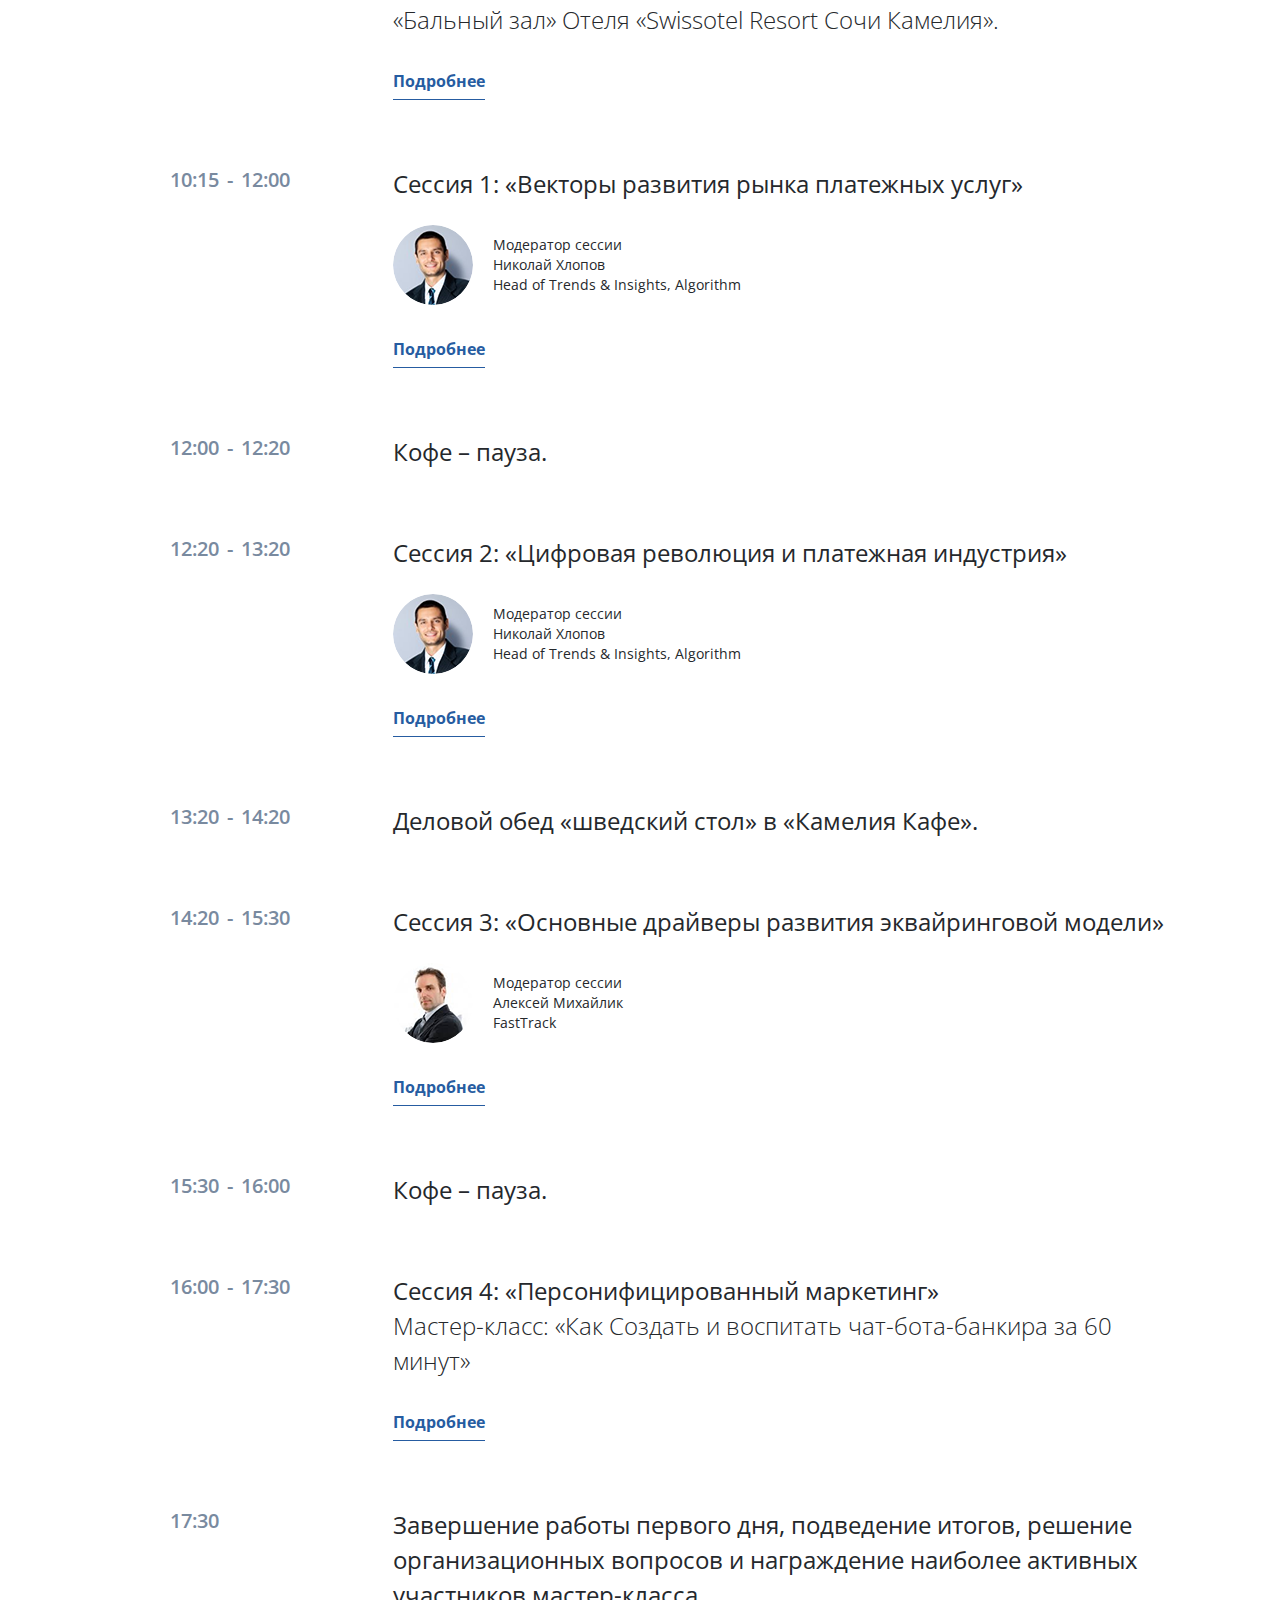
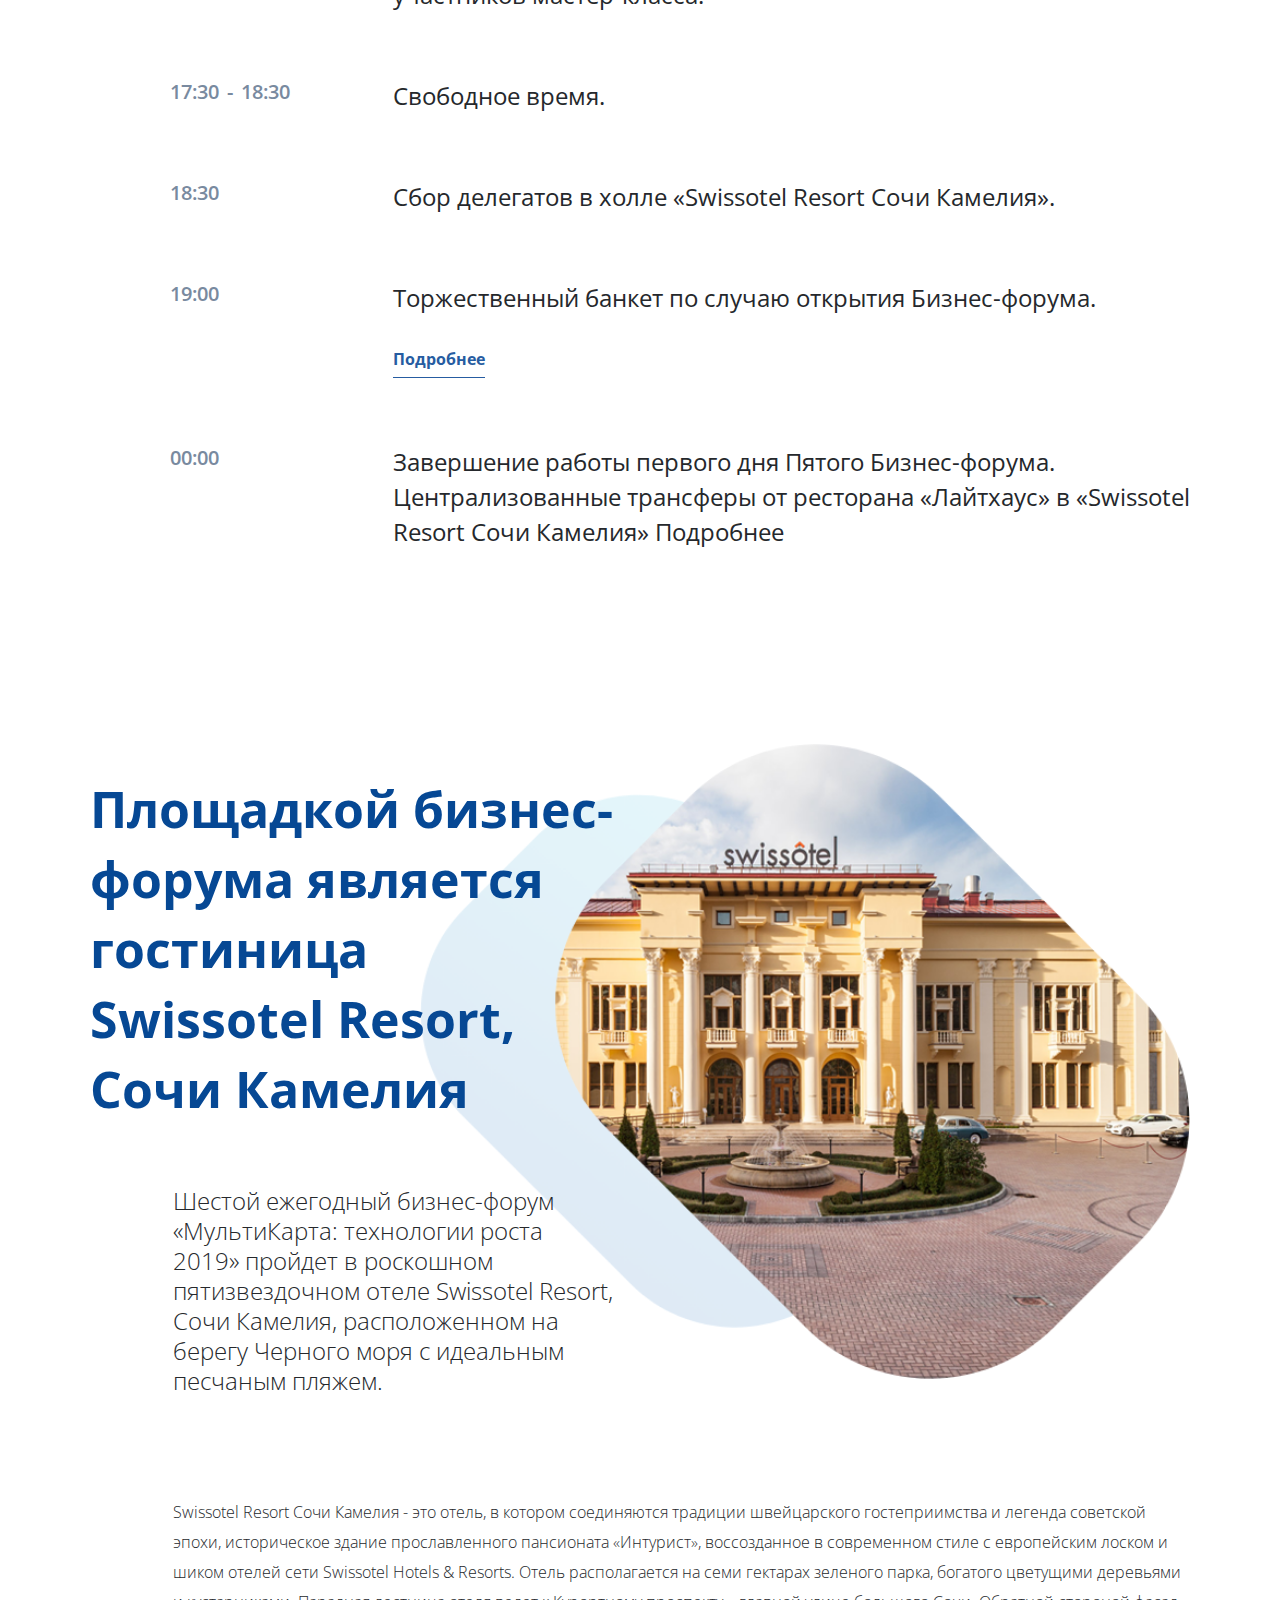
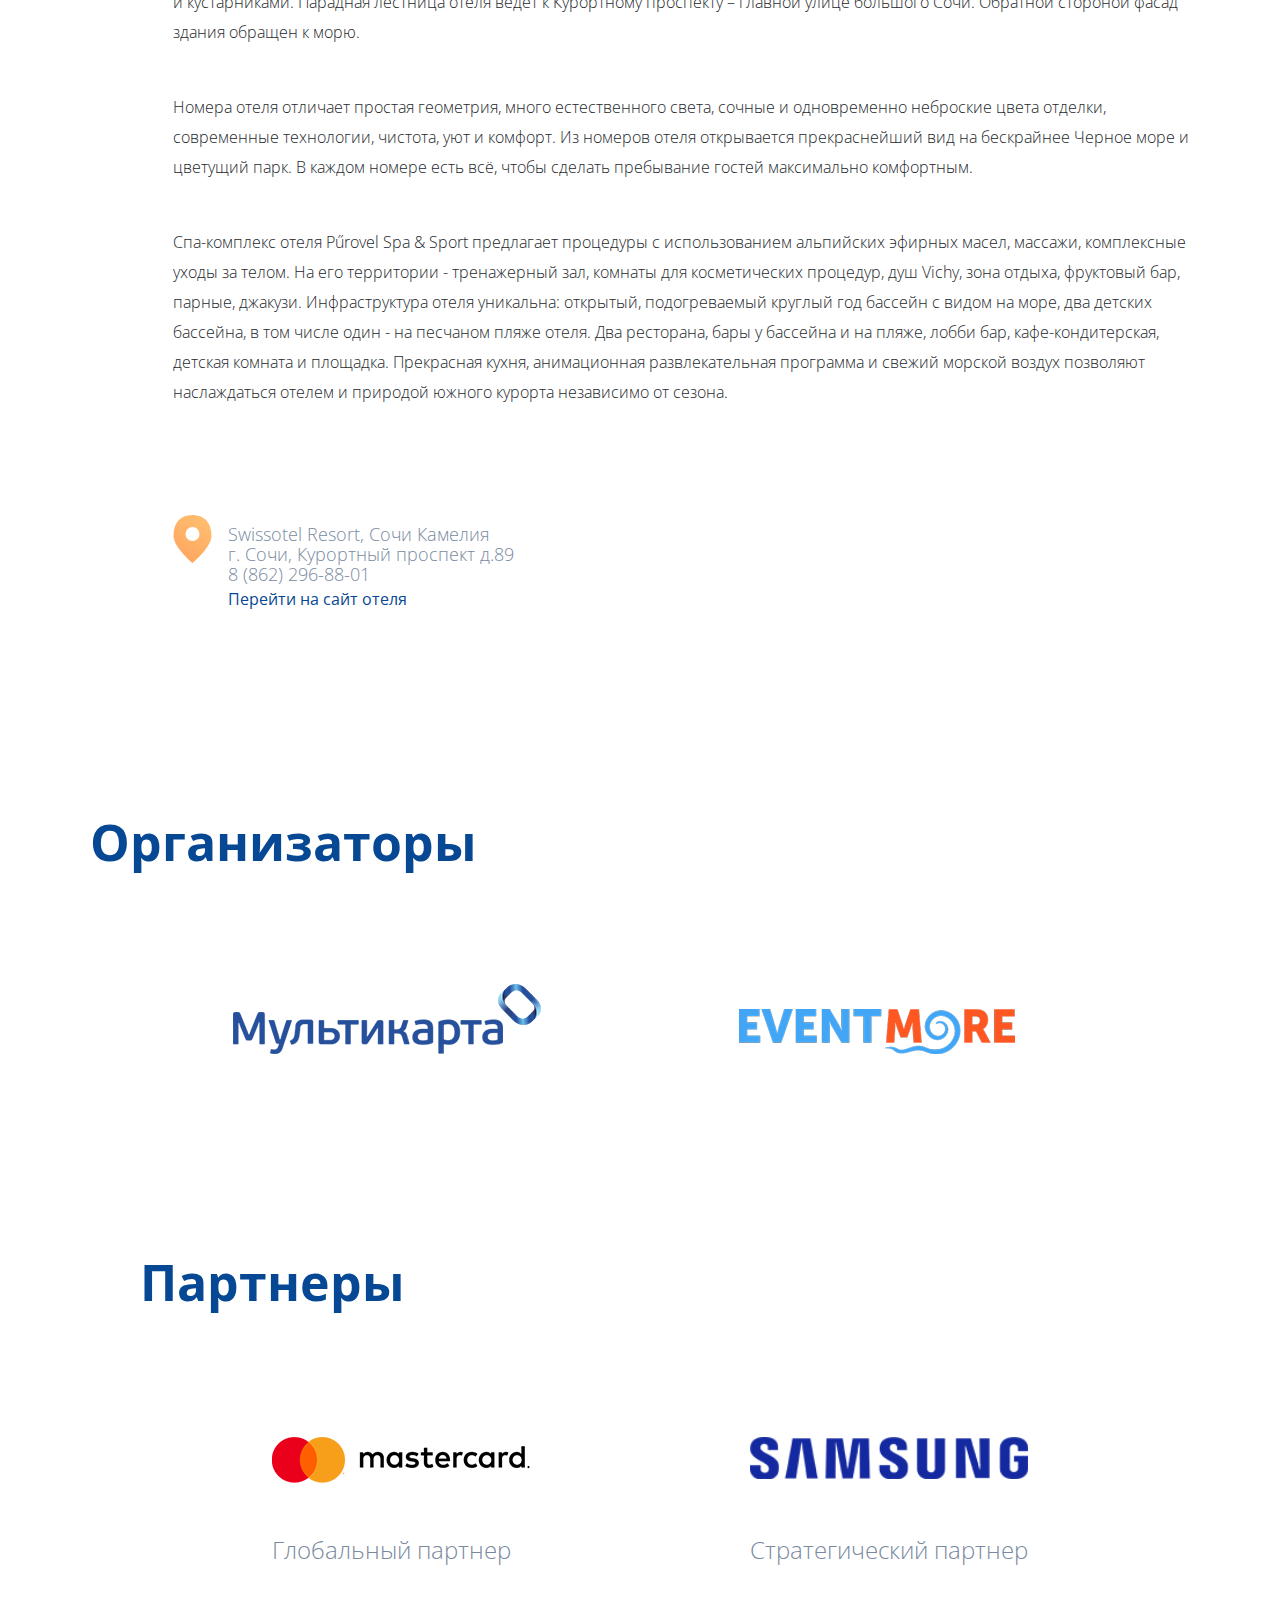
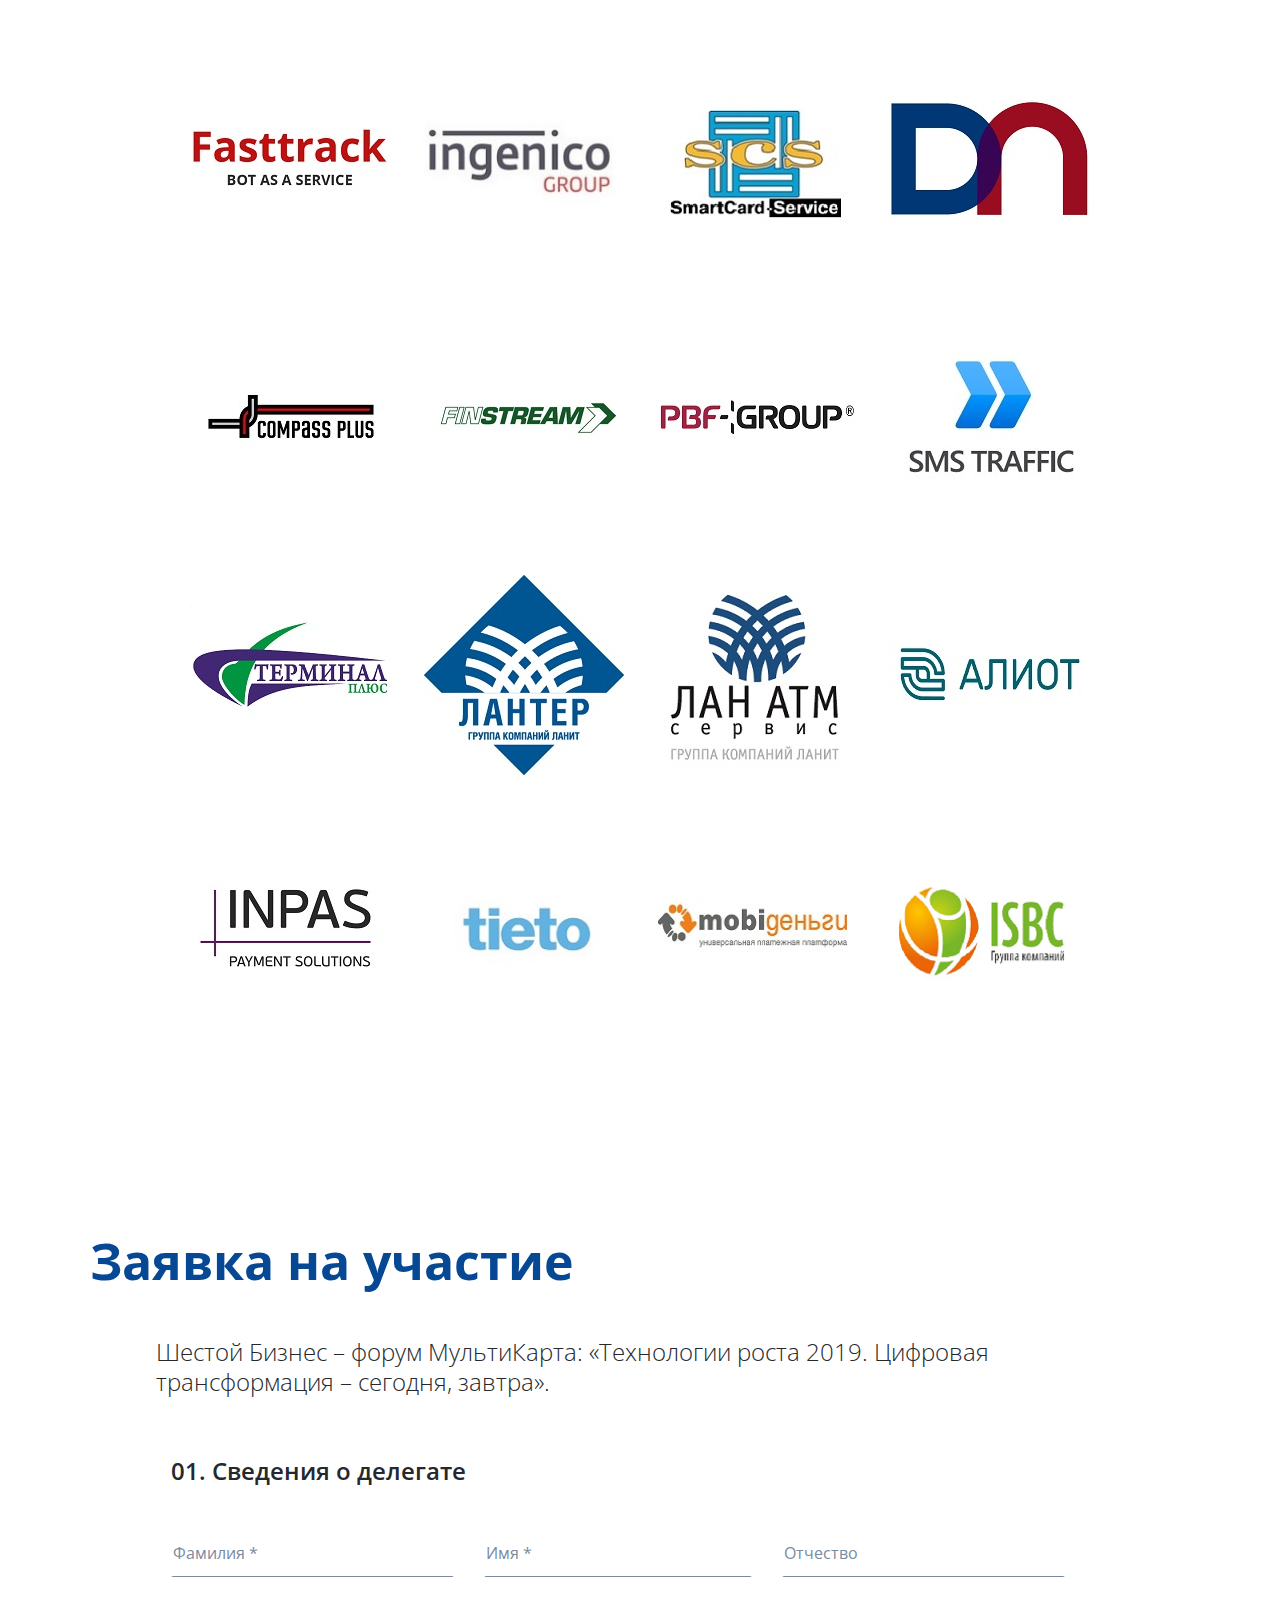
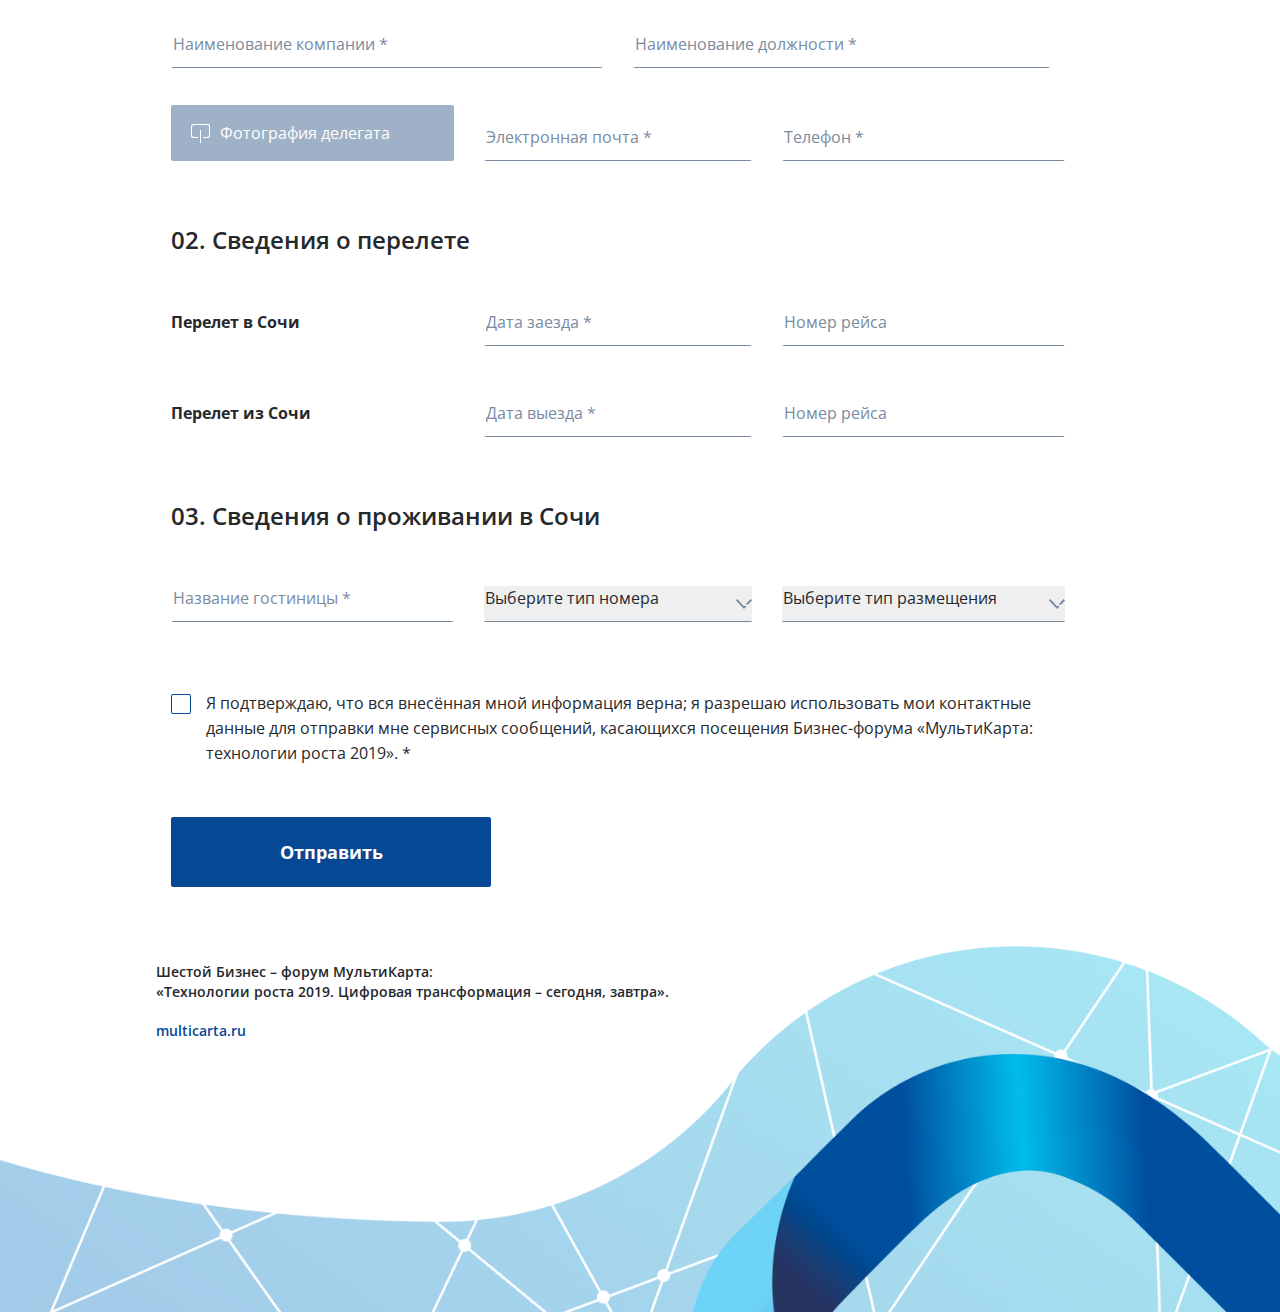
<file: multicard-conference/index.html>
<!DOCTYPE html>
<html lang="ru">

<head>
  <meta charset="UTF-8">
  <meta name="viewport" content="width=device-width, initial-scale=1.0">
  <meta http-equiv="X-UA-Compatible" content="ie=edge">
  <title>МультиКарта</title>

  <link rel="stylesheet" href="css/common-style.css">
  <link rel="stylesheet" href="css/header-style.css">
  <link rel="stylesheet" href="css/intro-style.css">
  <link rel="stylesheet" href="css/progremm-style.css">
  <link rel="stylesheet" href="css/place-style.css">
  <link rel="stylesheet" href="css/oganizers-style.css">
  <link rel="stylesheet" href="css/partners-style.css">
  <link rel="stylesheet" href="css/request-section-style.css">
  <link rel="stylesheet" href="css/footer-style.css">
  <link rel="stylesheet" href="css/media-style.css">

  <link href="https://fonts.googleapis.com/css?family=Open+Sans:300,400,600,700,800" rel="stylesheet">
</head>

<body>

  <header class="header">
    <div class="container do-space-between do-align-center">
      <div class="logo-wrapper">
        <a href="#" class="logo"></a>
      </div>
      <nav class="nav">
        <div class="nav-logo-wrapper">
          <img src="img/logo.png" alt="logo">
        </div>

        <a href="#" class="nav-link" id="programm">Программа</a>
        <a href="#" class="nav-link" id="place">Площадка</a>
        <a href="#" class="nav-link" id="oganizers">Организаторы</a>
        <a href="#" class="nav-link" id="partners">Партнеры</a>

        <a href="#" class="btn-menu-close">
          <img src="img/btn-menu-close-icon.svg" alt="close">
        </a>

        <div class="header-btn-group">
          <button type="button" class="btn btn-to-request">Заявка на участие</button>
        </div>
      </nav>

      <div class="header-btn-group">
        <button type="button" class="btn btn-to-request">Заявка на участие</button>
        <a href="#" class="nav-btn-burger">
          <img src="img/btn-burger.svg" alt="menu">
        </a>
      </div>
    </div>
  </header>

  <section class="intro">
    <div class="intro-mask"></div>
    <div class="intro-container">

      <header class="intro-header m-b-61">
        <span class="intro-header__caption">Шестой ежегодный бизнес-форум</span>
        <h1 class="intro-header__head">«МультиКарта:<br />технологии роста<br />2019»</h1>
      </header>

      <p class="info-about p-l-81">
        <span class="info-about__date">1-4 октября 2019.</span>
        <span class="info-about__location">Сочи.</span>
      </p>

      <div class="intro-group p-l-81 m-t-53">
        <div class="program-block m-r27p">
          <a href="#" class="program-link">
            Программа
            <span></span>
          </a>
        </div>
      </div>

      <div class="intro-lable-group">
        <div class="img-wrapper">
          <img src="img/mastercard-icon.png" alt="mastercard">
        </div>

        <div class="img-wrapper">
          <img src="img/samsung-icon.png" alt="samsung">
        </div>
      </div>

      <div class="intro-img-wrapper">
        <img src="img/illustration.png" alt="">
      </div>

    </div>
  </section>

  <div class="content">

    <section class="programm">
      <div class="container">
        <div class="programm-header">
          <h2 class="section-head">Программа<br />бизнес-форума</h2>
          <div class="programm-location">
            <p class="programm-location__title">Место проведения:</p>
            <p class="programm-location__pin">«Swissotel Resort Сочи Камелия»</p>
            <p class="programm-location-adress">г. Сочи, Курортный проспект д.89</p>
          </div>
        </div>

        <div class="programm-date">
          <div class="programm-date-item">
            <a href="#" class="programm-date-item-link active" data-programm-to="1">01 октября</a>
          </div>
          <div class="programm-date-item">
            <a href="#" class="programm-date-item-link" data-programm-to="2">02 октября</a>
          </div>
          <div class="programm-date-item">
            <a href="#" class="programm-date-item-link" data-programm-to="3">03 октября</a>
          </div>
          <div class="programm-date-item">
            <a href="#" class="programm-date-item-link" data-programm-to="4">04 октября</a>
          </div>
        </div>

        <div class="programm-group active" data-programm="1">

          <div class="programm-item">

            <div class="programm-item-time">
              <span class="programm-item-time__from">07:00</span>&nbsp;
              <span class="programm-item-time__separator">-</span>&nbsp;
              <span class="programm-item-time__to">08:30</span>
            </div>

            <div class="programm-item-body">

              <div class="programm-item-header">
                <h5 class="programm-item-header__head">Завтрак в ресторане Отеля по месту проживания.</h5>
                <div class="programm-item-heder__caption"></div>
              </div>
            </div>

          </div>

          <div class="programm-item">

            <div class="programm-item-time">
              <span class="programm-item-time__from">08:45</span>&nbsp;
              <span class="programm-item-time__separator">-</span>&nbsp;
              <span class="programm-item-time__to">09:45</span>
            </div>

            <div class="programm-item-body">

              <div class="programm-item-header">
                <h5 class="programm-item-header__head">Аккредитация делегатов Бизнес-форума на площадке
                  Отеля «Swissotel Resort Сочи Камелия». Приветственный кофе-брейк.</h5>
                <div class="programm-item-heder__caption"></div>
              </div>

            </div>

          </div>

          <div class="programm-item">

            <div class="programm-item-time">
              <span class="programm-item-time__from">09:45</span>&nbsp;
              <span class="programm-item-time__separator">-</span>&nbsp;
              <span class="programm-item-time__to">10:00</span>
            </div>

            <div class="programm-item-body">

              <div class="programm-item-header">
                <h5 class="programm-item-header__head">Официальное открытие Бизнес-форума.</h5>
                <div class="programm-item-heder__caption">«Бальный зал» Отеля «Swissotel Resort Сочи Камелия».</div>
              </div>

              <div class="programm-item-more">
                <a href="#" class="programm-item-more-link active">Подробнее</a>
                <a href="#" class="programm-item-less-link">Меньше информации</a>
              </div>

            </div>

          </div>

          <div class="programm-item">

            <div class="programm-item-time">
              <span class="programm-item-time__from">10:15</span>&nbsp;
              <span class="programm-item-time__separator">-</span>&nbsp;
              <span class="programm-item-time__to">12:00</span>
            </div>

            <div class="programm-item-body">

              <div class="programm-item-header">
                <h5 class="programm-item-header__head">Сессия 1: «Векторы развития рынка платежных услуг»</h5>
                <div class="programm-item-heder__caption"></div>
              </div>

              <div class="programm-item-moderator">
                <div class="img-wrapper">
                  <img src="img/moderator-1.png" alt="">
                </div>

                <div class="programm-item-moderator-about">
                  <p>Модератор сессии</p>
                  <p>Николай Хлопов</p>
                  <p>Head of Trends & Insights, Algorithm</p>
                </div>

              </div>

              <div class="programm-item-info" data-link="1">
                <ul>
                  <li>Что является драйверами и обуславливает основные векторы
                    развития
                    рынка платежных услуг.
                  </li>
                  <li>Какие изменения ждут нас на рынке в ближайшие 3-5 лет.</li>
                  <li>Как подготовиться к ним уже сегодня.</li>
                  <li>Кто, как и за что будет платить завтра.</li>
                </ul>

                <p> Галина Ганеева, Director, Product sales, Mastercard: «Карты
                  рассрочки:
                  зарубежный опыт внедрения и российские практики»
                </p>

                <ul>
                  <li>Рассмотрим зарубежный опыт внедрения карт рассрочки, успешные
                    продукты, результаты исследования по картам рассрочки на российском рынке и имеющиеся технические
                    решения Mastercard.
                  </li>
                </ul>
              </div>

              <div class="programm-item-more">
                <a href="#" class="programm-item-more-link active" data-link-open="1">Подробнее</a>
                <a href="#" class="programm-item-less-link" data-link-close="1">Меньше информации</a>
              </div>

            </div>

          </div>

          <div class="programm-item">

            <div class="programm-item-time">
              <span class="programm-item-time__from">12:00</span>&nbsp;
              <span class="programm-item-time__separator">-</span>&nbsp;
              <span class="programm-item-time__to">12:20</span>
            </div>

            <div class="programm-item-body">

              <div class="programm-item-header">
                <h5 class="programm-item-header__head">Кофе – пауза.</h5>
                <div class="programm-item-heder__caption"></div>
              </div>

            </div>

          </div>

          <div class="programm-item">

            <div class="programm-item-time">
              <span class="programm-item-time__from">12:20</span>&nbsp;
              <span class="programm-item-time__separator">-</span>&nbsp;
              <span class="programm-item-time__to">13:20</span>
            </div>

            <div class="programm-item-body">

              <div class="programm-item-header">
                <h5 class="programm-item-header__head">Сессия 2: «Цифровая революция и платежная индустрия»</h5>
                <div class="programm-item-heder__caption"></div>
              </div>

              <div class="programm-item-moderator">
                <div class="img-wrapper">
                  <img src="img/moderator-1.png" alt="">
                </div>

                <div class="programm-item-moderator-about">
                  <p>Модератор сессии</p>
                  <p>Николай Хлопов</p>
                  <p>Head of Trends & Insights, Algorithm</p>
                </div>

              </div>

              <div class="programm-item-more">
                <a href="#" class="programm-item-more-link active">Подробнее</a>
                <a href="#" class="programm-item-less-link">Меньше информации</a>
              </div>

            </div>

          </div>

          <div class="programm-item">

            <div class="programm-item-time">
              <span class="programm-item-time__from">13:20</span>&nbsp;
              <span class="programm-item-time__separator">-</span>&nbsp;
              <span class="programm-item-time__to">14:20</span>
            </div>

            <div class="programm-item-body">

              <div class="programm-item-header">
                <h5 class="programm-item-header__head">Деловой обед «шведский стол» в «Камелия Кафе».</h5>
                <div class="programm-item-heder__caption"></div>
              </div>

            </div>

          </div>

          <div class="programm-item">

            <div class="programm-item-time">
              <span class="programm-item-time__from">14:20</span>&nbsp;
              <span class="programm-item-time__separator">-</span>&nbsp;
              <span class="programm-item-time__to">15:30</span>
            </div>

            <div class="programm-item-body">

              <div class="programm-item-header">
                <h5 class="programm-item-header__head">Сессия 3: «Основные драйверы развития эквайринговой модели»</h5>
                <div class="programm-item-heder__caption"></div>
              </div>

              <div class="programm-item-moderator">
                <div class="img-wrapper">
                  <img src="img/moderator-2.png" alt="">
                </div>

                <div class="programm-item-moderator-about">
                  <p>Модератор сессии</p>
                  <p>Алексей Михайлик</p>
                  <p>FastTrack</p>
                </div>

              </div>

              <div class="programm-item-more">
                <a href="#" class="programm-item-more-link active">Подробнее</a>
                <a href="#" class="programm-item-less-link">Меньше информации</a>
              </div>

            </div>

          </div>

          <div class="programm-item">

            <div class="programm-item-time">
              <span class="programm-item-time__from">15:30</span>&nbsp;
              <span class="programm-item-time__separator">-</span>&nbsp;
              <span class="programm-item-time__to">16:00</span>
            </div>

            <div class="programm-item-body">

              <div class="programm-item-header">
                <h5 class="programm-item-header__head">Кофе – пауза.</h5>
                <div class="programm-item-heder__caption"></div>
              </div>

            </div>

          </div>

          <div class="programm-item">

            <div class="programm-item-time">
              <span class="programm-item-time__from">16:00</span>&nbsp;
              <span class="programm-item-time__separator">-</span>&nbsp;
              <span class="programm-item-time__to">17:30</span>
            </div>

            <div class="programm-item-body">

              <div class="programm-item-header">
                <h5 class="programm-item-header__head">Сессия 4: «Персонифицированный маркетинг»</h5>
                <div class="programm-item-heder__caption">Мастер-класс: «Как Создать и воспитать чат-бота-банкира за 60
                  минут»</div>
              </div>

              <div class="programm-item-more">
                <a href="#" class="programm-item-more-link active">Подробнее</a>
                <a href="#" class="programm-item-less-link">Меньше информации</a>
              </div>

            </div>

          </div>

          <div class="programm-item">

            <div class="programm-item-time">
              <span class="programm-item-time__from">17:30</span>&nbsp;
              <span class="programm-item-time__separator">-</span>&nbsp;
              <span class="programm-item-time__to"></span>
            </div>

            <div class="programm-item-body">

              <div class="programm-item-header">
                <h5 class="programm-item-header__head">Завершение работы первого дня, подведение итогов, решение
                  организационных вопросов и награждение наиболее активных участников мастер-класса.</h5>
                <div class="programm-item-heder__caption"></div>
              </div>

            </div>

          </div>

          <div class="programm-item">

            <div class="programm-item-time">
              <span class="programm-item-time__from">17:30</span>&nbsp;
              <span class="programm-item-time__separator">-</span>&nbsp;
              <span class="programm-item-time__to">18:30</span>
            </div>

            <div class="programm-item-body">

              <div class="programm-item-header">
                <h5 class="programm-item-header__head">Свободное время.</h5>
                <div class="programm-item-heder__caption"></div>
              </div>

            </div>

          </div>

          <div class="programm-item">

            <div class="programm-item-time">
              <span class="programm-item-time__from">18:30</span>&nbsp;
              <span class="programm-item-time__separator">-</span>&nbsp;
              <span class="programm-item-time__to"></span>
            </div>

            <div class="programm-item-body">

              <div class="programm-item-header">
                <h5 class="programm-item-header__head">Сбор делегатов в холле «Swissotel Resort Сочи Камелия».</h5>
                <div class="programm-item-heder__caption"></div>
              </div>

            </div>

          </div>

          <div class="programm-item">

            <div class="programm-item-time">
              <span class="programm-item-time__from">19:00</span>&nbsp;
              <span class="programm-item-time__separator">-</span>&nbsp;
              <span class="programm-item-time__to"></span>
            </div>

            <div class="programm-item-body">

              <div class="programm-item-header">
                <h5 class="programm-item-header__head">Торжественный банкет по случаю открытия Бизнес-форума.</h5>
                <div class="programm-item-heder__caption"></div>
              </div>

              <div class="programm-item-more">
                <a href="#" class="programm-item-more-link active">Подробнее</a>
                <a href="#" class="programm-item-less-link">Меньше информации</a>
              </div>

            </div>

          </div>

          <div class="programm-item">

            <div class="programm-item-time">
              <span class="programm-item-time__from">00:00</span>&nbsp;
              <span class="programm-item-time__separator">-</span>&nbsp;
              <span class="programm-item-time__to"></span>
            </div>

            <div class="programm-item-body">

              <div class="programm-item-header">
                <h5 class="programm-item-header__head">Завершение работы первого дня Пятого Бизнес-форума.
                  Централизованные трансферы от ресторана «Лайтхаус» в «Swissotel Resort Сочи Камелия»
                  Подробнее </h5>
                <div class="programm-item-heder__caption"></div>
              </div>

            </div>

          </div>

        </div>

        <div class="programm-group" data-programm="2">

          <div class="programm-item">

            <div class="programm-item-time">
              <span class="programm-item-time__from">07:00</span>&nbsp;
              <span class="programm-item-time__separator">-</span>&nbsp;
              <span class="programm-item-time__to">08:30</span>
            </div>

            <div class="programm-item-body">

              <div class="programm-item-header">
                <h5 class="programm-item-header__head">Завтрак в ресторане Отеля по месту проживания.</h5>
                <div class="programm-item-heder__caption"></div>
              </div>
            </div>

          </div>

          <div class="programm-item">

            <div class="programm-item-time">
              <span class="programm-item-time__from">08:45</span>&nbsp;
              <span class="programm-item-time__separator">-</span>&nbsp;
              <span class="programm-item-time__to">09:45</span>
            </div>

            <div class="programm-item-body">

              <div class="programm-item-header">
                <h5 class="programm-item-header__head">Аккредитация делегатов Бизнес-форума на площадке
                  Отеля «Swissotel Resort Сочи Камелия». Приветственный кофе-брейк.</h5>
                <div class="programm-item-heder__caption"></div>
              </div>

            </div>

          </div>

          <div class="programm-item">

            <div class="programm-item-time">
              <span class="programm-item-time__from">09:45</span>&nbsp;
              <span class="programm-item-time__separator">-</span>&nbsp;
              <span class="programm-item-time__to">10:00</span>
            </div>

            <div class="programm-item-body">

              <div class="programm-item-header">
                <h5 class="programm-item-header__head">Официальное открытие Бизнес-форума.</h5>
                <div class="programm-item-heder__caption">«Бальный зал» Отеля «Swissotel Resort Сочи Камелия».</div>
              </div>

              <div class="programm-item-more">
                <a href="#" class="programm-item-more-link active">Подробнее</a>
                <a href="#" class="programm-item-less-link">Меньше информации</a>
              </div>

            </div>

          </div>

          <div class="programm-item">

            <div class="programm-item-time">
              <span class="programm-item-time__from">10:15</span>&nbsp;
              <span class="programm-item-time__separator">-</span>&nbsp;
              <span class="programm-item-time__to">12:00</span>
            </div>

            <div class="programm-item-body">

              <div class="programm-item-header">
                <h5 class="programm-item-header__head">Сессия 1: «Векторы развития рынка платежных услуг»</h5>
                <div class="programm-item-heder__caption"></div>
              </div>

              <div class="programm-item-moderator">
                <div class="img-wrapper">
                  <img src="img/moderator-1.png" alt="">
                </div>

                <div class="programm-item-moderator-about">
                  <p>Модератор сессии</p>
                  <p>Николай Хлопов</p>
                  <p>Head of Trends & Insights, Algorithm</p>
                </div>

              </div>

              <div class="programm-item-info" data-link="1">
                <ul class="programm-item-info-list">
                  <li class="programm-item-info-list-item">Что является драйверами и обуславливает основные векторы
                    развития
                    рынка платежных услуг.
                  </li>
                  <li class="programm-item-info-list-item">Какие изменения ждут нас на рынке в ближайшие 3-5 лет.</li>
                  <li class="programm-item-info-list-item">Как подготовиться к ним уже сегодня.</li>
                  <li class="programm-item-info-list-item">Кто, как и за что будет платить завтра.</li>
                </ul>

                <p class="programm-item-info__text"> Галина Ганеева, Director, Product sales, Mastercard: «Карты
                  рассрочки:
                  зарубежный опыт внедрения и российские практики»
                </p>

                <ul class="programm-item-info-list">
                  <li class="programm-item-info-list-item">Рассмотрим зарубежный опыт внедрения карт рассрочки, успешные
                    продукты, результаты исследования по картам рассрочки на российском рынке и имеющиеся технические
                    решения Mastercard.
                  </li>
                </ul>
              </div>

              <div class="programm-item-more">
                <a href="#" class="programm-item-more-link active" data-link-open="1">Подробнее</a>
                <a href="#" class="programm-item-less-link" data-link-close="1">Меньше информации</a>
              </div>

            </div>

          </div>

          <div class="programm-item">

            <div class="programm-item-time">
              <span class="programm-item-time__from">12:00</span>&nbsp;
              <span class="programm-item-time__separator">-</span>&nbsp;
              <span class="programm-item-time__to">12:20</span>
            </div>

            <div class="programm-item-body">

              <div class="programm-item-header">
                <h5 class="programm-item-header__head">Кофе – пауза.</h5>
                <div class="programm-item-heder__caption"></div>
              </div>

            </div>

          </div>

          <div class="programm-item">

            <div class="programm-item-time">
              <span class="programm-item-time__from">12:20</span>&nbsp;
              <span class="programm-item-time__separator">-</span>&nbsp;
              <span class="programm-item-time__to">13:20</span>
            </div>

            <div class="programm-item-body">

              <div class="programm-item-header">
                <h5 class="programm-item-header__head">Сессия 2: «Цифровая революция и платежная индустрия»</h5>
                <div class="programm-item-heder__caption"></div>
              </div>

              <div class="programm-item-moderator">
                <div class="img-wrapper">
                  <img src="img/moderator-1.png" alt="">
                </div>

                <div class="programm-item-moderator-about">
                  <p>Модератор сессии</p>
                  <p>Николай Хлопов</p>
                  <p>Head of Trends & Insights, Algorithm</p>
                </div>

              </div>

              <div class="programm-item-more">
                <a href="#" class="programm-item-more-link active">Подробнее</a>
                <a href="#" class="programm-item-less-link">Меньше информации</a>
              </div>

            </div>

          </div>

          <div class="programm-item">

            <div class="programm-item-time">
              <span class="programm-item-time__from">13:20</span>&nbsp;
              <span class="programm-item-time__separator">-</span>&nbsp;
              <span class="programm-item-time__to">14:20</span>
            </div>

            <div class="programm-item-body">

              <div class="programm-item-header">
                <h5 class="programm-item-header__head">Деловой обед «шведский стол» в «Камелия Кафе».</h5>
                <div class="programm-item-heder__caption"></div>
              </div>

            </div>

          </div>

          <div class="programm-item">

            <div class="programm-item-time">
              <span class="programm-item-time__from">14:20</span>&nbsp;
              <span class="programm-item-time__separator">-</span>&nbsp;
              <span class="programm-item-time__to">15:30</span>
            </div>

            <div class="programm-item-body">

              <div class="programm-item-header">
                <h5 class="programm-item-header__head">Сессия 3: «Основные драйверы развития эквайринговой модели»</h5>
                <div class="programm-item-heder__caption"></div>
              </div>

              <div class="programm-item-moderator">
                <div class="img-wrapper">
                  <img src="img/moderator-2.png" alt="">
                </div>

                <div class="programm-item-moderator-about">
                  <p>Модератор сессии</p>
                  <p>Алексей Михайлик</p>
                  <p>FastTrack</p>
                </div>

              </div>

              <div class="programm-item-more">
                <a href="#" class="programm-item-more-link active">Подробнее</a>
                <a href="#" class="programm-item-less-link">Меньше информации</a>
              </div>

            </div>

          </div>

          <div class="programm-item">

            <div class="programm-item-time">
              <span class="programm-item-time__from">15:30</span>&nbsp;
              <span class="programm-item-time__separator">-</span>&nbsp;
              <span class="programm-item-time__to">16:00</span>
            </div>

            <div class="programm-item-body">

              <div class="programm-item-header">
                <h5 class="programm-item-header__head">Кофе – пауза.</h5>
                <div class="programm-item-heder__caption"></div>
              </div>

            </div>

          </div>

          <div class="programm-item">

            <div class="programm-item-time">
              <span class="programm-item-time__from">16:00</span>&nbsp;
              <span class="programm-item-time__separator">-</span>&nbsp;
              <span class="programm-item-time__to">17:30</span>
            </div>

            <div class="programm-item-body">

              <div class="programm-item-header">
                <h5 class="programm-item-header__head">Сессия 4: «Персонифицированный маркетинг»</h5>
                <div class="programm-item-heder__caption">Мастер-класс: «Как Создать и воспитать чат-бота-банкира за 60
                  минут»</div>
              </div>

              <div class="programm-item-more">
                <a href="#" class="programm-item-more-link active">Подробнее</a>
                <a href="#" class="programm-item-less-link">Меньше информации</a>
              </div>

            </div>

          </div>

          <div class="programm-item">

            <div class="programm-item-time">
              <span class="programm-item-time__from">17:30</span>&nbsp;
              <span class="programm-item-time__separator">-</span>&nbsp;
              <span class="programm-item-time__to"></span>
            </div>

            <div class="programm-item-body">

              <div class="programm-item-header">
                <h5 class="programm-item-header__head">Завершение работы первого дня, подведение итогов, решение
                  организационных вопросов и награждение наиболее активных участников мастер-класса.</h5>
                <div class="programm-item-heder__caption"></div>
              </div>

            </div>

          </div>

          <div class="programm-item">

            <div class="programm-item-time">
              <span class="programm-item-time__from">17:30</span>&nbsp;
              <span class="programm-item-time__separator">-</span>&nbsp;
              <span class="programm-item-time__to">18:30</span>
            </div>

            <div class="programm-item-body">

              <div class="programm-item-header">
                <h5 class="programm-item-header__head">Свободное время.</h5>
                <div class="programm-item-heder__caption"></div>
              </div>

            </div>

          </div>

          <div class="programm-item">

            <div class="programm-item-time">
              <span class="programm-item-time__from">18:30</span>&nbsp;
              <span class="programm-item-time__separator">-</span>&nbsp;
              <span class="programm-item-time__to"></span>
            </div>

            <div class="programm-item-body">

              <div class="programm-item-header">
                <h5 class="programm-item-header__head">Сбор делегатов в холле «Swissotel Resort Сочи Камелия».</h5>
                <div class="programm-item-heder__caption"></div>
              </div>

            </div>

          </div>

          <div class="programm-item">

            <div class="programm-item-time">
              <span class="programm-item-time__from">19:00</span>&nbsp;
              <span class="programm-item-time__separator">-</span>&nbsp;
              <span class="programm-item-time__to"></span>
            </div>

            <div class="programm-item-body">

              <div class="programm-item-header">
                <h5 class="programm-item-header__head">Торжественный банкет по случаю открытия Бизнес-форума.</h5>
                <div class="programm-item-heder__caption"></div>
              </div>

              <div class="programm-item-more">
                <a href="#" class="programm-item-more-link active">Подробнее</a>
                <a href="#" class="programm-item-less-link">Меньше информации</a>
              </div>

            </div>

          </div>

          <div class="programm-item">

            <div class="programm-item-time">
              <span class="programm-item-time__from">00:00</span>&nbsp;
              <span class="programm-item-time__separator">-</span>&nbsp;
              <span class="programm-item-time__to"></span>
            </div>

            <div class="programm-item-body">

              <div class="programm-item-header">
                <h5 class="programm-item-header__head">Завершение работы первого дня Пятого Бизнес-форума.
                  Централизованные трансферы от ресторана «Лайтхаус» в «Swissotel Resort Сочи Камелия»
                  Подробнее </h5>
                <div class="programm-item-heder__caption"></div>
              </div>

            </div>

          </div>

        </div>

        <div class="programm-group" data-programm="3">

          <div class="programm-item">

            <div class="programm-item-time">
              <span class="programm-item-time__from">07:00</span>&nbsp;
              <span class="programm-item-time__separator">-</span>&nbsp;
              <span class="programm-item-time__to">08:30</span>
            </div>

            <div class="programm-item-body">

              <div class="programm-item-header">
                <h5 class="programm-item-header__head">Завтрак в ресторане Отеля по месту проживания.</h5>
                <div class="programm-item-heder__caption"></div>
              </div>
            </div>

          </div>

          <div class="programm-item">

            <div class="programm-item-time">
              <span class="programm-item-time__from">08:45</span>&nbsp;
              <span class="programm-item-time__separator">-</span>&nbsp;
              <span class="programm-item-time__to">09:45</span>
            </div>

            <div class="programm-item-body">

              <div class="programm-item-header">
                <h5 class="programm-item-header__head">Аккредитация делегатов Бизнес-форума на площадке
                  Отеля «Swissotel Resort Сочи Камелия». Приветственный кофе-брейк.</h5>
                <div class="programm-item-heder__caption"></div>
              </div>

            </div>

          </div>

          <div class="programm-item">

            <div class="programm-item-time">
              <span class="programm-item-time__from">09:45</span>&nbsp;
              <span class="programm-item-time__separator">-</span>&nbsp;
              <span class="programm-item-time__to">10:00</span>
            </div>

            <div class="programm-item-body">

              <div class="programm-item-header">
                <h5 class="programm-item-header__head">Официальное открытие Бизнес-форума.</h5>
                <div class="programm-item-heder__caption">«Бальный зал» Отеля «Swissotel Resort Сочи Камелия».</div>
              </div>

              <div class="programm-item-more">
                <a href="#" class="programm-item-more-link active">Подробнее</a>
                <a href="#" class="programm-item-less-link">Меньше информации</a>
              </div>

            </div>

          </div>

          <div class="programm-item">

            <div class="programm-item-time">
              <span class="programm-item-time__from">10:15</span>&nbsp;
              <span class="programm-item-time__separator">-</span>&nbsp;
              <span class="programm-item-time__to">12:00</span>
            </div>

            <div class="programm-item-body">

              <div class="programm-item-header">
                <h5 class="programm-item-header__head">Сессия 1: «Векторы развития рынка платежных услуг»</h5>
                <div class="programm-item-heder__caption"></div>
              </div>

              <div class="programm-item-moderator">
                <div class="img-wrapper">
                  <img src="img/moderator-1.png" alt="">
                </div>

                <div class="programm-item-moderator-about">
                  <p>Модератор сессии</p>
                  <p>Николай Хлопов</p>
                  <p>Head of Trends & Insights, Algorithm</p>
                </div>

              </div>

              <div class="programm-item-info" data-link="1">
                <ul class="programm-item-info-list">
                  <li class="programm-item-info-list-item">Что является драйверами и обуславливает основные векторы
                    развития
                    рынка платежных услуг.
                  </li>
                  <li class="programm-item-info-list-item">Какие изменения ждут нас на рынке в ближайшие 3-5 лет.</li>
                  <li class="programm-item-info-list-item">Как подготовиться к ним уже сегодня.</li>
                  <li class="programm-item-info-list-item">Кто, как и за что будет платить завтра.</li>
                </ul>

                <p class="programm-item-info__text"> Галина Ганеева, Director, Product sales, Mastercard: «Карты
                  рассрочки:
                  зарубежный опыт внедрения и российские практики»
                </p>

                <ul class="programm-item-info-list">
                  <li class="programm-item-info-list-item">Рассмотрим зарубежный опыт внедрения карт рассрочки, успешные
                    продукты, результаты исследования по картам рассрочки на российском рынке и имеющиеся технические
                    решения Mastercard.
                  </li>
                </ul>
              </div>

              <div class="programm-item-more">
                <a href="#" class="programm-item-more-link active" data-link-open="1">Подробнее</a>
                <a href="#" class="programm-item-less-link" data-link-close="1">Меньше информации</a>
              </div>

            </div>

          </div>

          <div class="programm-item">

            <div class="programm-item-time">
              <span class="programm-item-time__from">12:00</span>&nbsp;
              <span class="programm-item-time__separator">-</span>&nbsp;
              <span class="programm-item-time__to">12:20</span>
            </div>

            <div class="programm-item-body">

              <div class="programm-item-header">
                <h5 class="programm-item-header__head">Кофе – пауза.</h5>
                <div class="programm-item-heder__caption"></div>
              </div>

            </div>

          </div>

          <div class="programm-item">

            <div class="programm-item-time">
              <span class="programm-item-time__from">12:20</span>&nbsp;
              <span class="programm-item-time__separator">-</span>&nbsp;
              <span class="programm-item-time__to">13:20</span>
            </div>

            <div class="programm-item-body">

              <div class="programm-item-header">
                <h5 class="programm-item-header__head">Сессия 2: «Цифровая революция и платежная индустрия»</h5>
                <div class="programm-item-heder__caption"></div>
              </div>

              <div class="programm-item-moderator">
                <div class="img-wrapper">
                  <img src="img/moderator-1.png" alt="">
                </div>

                <div class="programm-item-moderator-about">
                  <p>Модератор сессии</p>
                  <p>Николай Хлопов</p>
                  <p>Head of Trends & Insights, Algorithm</p>
                </div>

              </div>

              <div class="programm-item-more">
                <a href="#" class="programm-item-more-link active">Подробнее</a>
                <a href="#" class="programm-item-less-link">Меньше информации</a>
              </div>

            </div>

          </div>

          <div class="programm-item">

            <div class="programm-item-time">
              <span class="programm-item-time__from">13:20</span>&nbsp;
              <span class="programm-item-time__separator">-</span>&nbsp;
              <span class="programm-item-time__to">14:20</span>
            </div>

            <div class="programm-item-body">

              <div class="programm-item-header">
                <h5 class="programm-item-header__head">Деловой обед «шведский стол» в «Камелия Кафе».</h5>
                <div class="programm-item-heder__caption"></div>
              </div>

            </div>

          </div>

          <div class="programm-item">

            <div class="programm-item-time">
              <span class="programm-item-time__from">14:20</span>&nbsp;
              <span class="programm-item-time__separator">-</span>&nbsp;
              <span class="programm-item-time__to">15:30</span>
            </div>

            <div class="programm-item-body">

              <div class="programm-item-header">
                <h5 class="programm-item-header__head">Сессия 3: «Основные драйверы развития эквайринговой модели»</h5>
                <div class="programm-item-heder__caption"></div>
              </div>

              <div class="programm-item-moderator">
                <div class="img-wrapper">
                  <img src="img/moderator-2.png" alt="">
                </div>

                <div class="programm-item-moderator-about">
                  <p>Модератор сессии</p>
                  <p>Алексей Михайлик</p>
                  <p>FastTrack</p>
                </div>

              </div>

              <div class="programm-item-more">
                <a href="#" class="programm-item-more-link active">Подробнее</a>
                <a href="#" class="programm-item-less-link">Меньше информации</a>
              </div>

            </div>

          </div>

          <div class="programm-item">

            <div class="programm-item-time">
              <span class="programm-item-time__from">15:30</span>&nbsp;
              <span class="programm-item-time__separator">-</span>&nbsp;
              <span class="programm-item-time__to">16:00</span>
            </div>

            <div class="programm-item-body">

              <div class="programm-item-header">
                <h5 class="programm-item-header__head">Кофе – пауза.</h5>
                <div class="programm-item-heder__caption"></div>
              </div>

            </div>

          </div>

          <div class="programm-item">

            <div class="programm-item-time">
              <span class="programm-item-time__from">16:00</span>&nbsp;
              <span class="programm-item-time__separator">-</span>&nbsp;
              <span class="programm-item-time__to">17:30</span>
            </div>

            <div class="programm-item-body">

              <div class="programm-item-header">
                <h5 class="programm-item-header__head">Сессия 4: «Персонифицированный маркетинг»</h5>
                <div class="programm-item-heder__caption">Мастер-класс: «Как Создать и воспитать чат-бота-банкира за 60
                  минут»</div>
              </div>

              <div class="programm-item-more">
                <a href="#" class="programm-item-more-link active">Подробнее</a>
                <a href="#" class="programm-item-less-link">Меньше информации</a>
              </div>

            </div>

          </div>

          <div class="programm-item">

            <div class="programm-item-time">
              <span class="programm-item-time__from">17:30</span>&nbsp;
              <span class="programm-item-time__separator">-</span>&nbsp;
              <span class="programm-item-time__to"></span>
            </div>

            <div class="programm-item-body">

              <div class="programm-item-header">
                <h5 class="programm-item-header__head">Завершение работы первого дня, подведение итогов, решение
                  организационных вопросов и награждение наиболее активных участников мастер-класса.</h5>
                <div class="programm-item-heder__caption"></div>
              </div>

            </div>

          </div>

          <div class="programm-item">

            <div class="programm-item-time">
              <span class="programm-item-time__from">17:30</span>&nbsp;
              <span class="programm-item-time__separator">-</span>&nbsp;
              <span class="programm-item-time__to">18:30</span>
            </div>

            <div class="programm-item-body">

              <div class="programm-item-header">
                <h5 class="programm-item-header__head">Свободное время.</h5>
                <div class="programm-item-heder__caption"></div>
              </div>

            </div>

          </div>

          <div class="programm-item">

            <div class="programm-item-time">
              <span class="programm-item-time__from">18:30</span>&nbsp;
              <span class="programm-item-time__separator">-</span>&nbsp;
              <span class="programm-item-time__to"></span>
            </div>

            <div class="programm-item-body">

              <div class="programm-item-header">
                <h5 class="programm-item-header__head">Сбор делегатов в холле «Swissotel Resort Сочи Камелия».</h5>
                <div class="programm-item-heder__caption"></div>
              </div>

            </div>

          </div>

          <div class="programm-item">

            <div class="programm-item-time">
              <span class="programm-item-time__from">19:00</span>&nbsp;
              <span class="programm-item-time__separator">-</span>&nbsp;
              <span class="programm-item-time__to"></span>
            </div>

            <div class="programm-item-body">

              <div class="programm-item-header">
                <h5 class="programm-item-header__head">Торжественный банкет по случаю открытия Бизнес-форума.</h5>
                <div class="programm-item-heder__caption"></div>
              </div>

              <div class="programm-item-more">
                <a href="#" class="programm-item-more-link active">Подробнее</a>
                <a href="#" class="programm-item-less-link">Меньше информации</a>
              </div>

            </div>

          </div>

          <div class="programm-item">

            <div class="programm-item-time">
              <span class="programm-item-time__from">00:00</span>&nbsp;
              <span class="programm-item-time__separator">-</span>&nbsp;
              <span class="programm-item-time__to"></span>
            </div>

            <div class="programm-item-body">

              <div class="programm-item-header">
                <h5 class="programm-item-header__head">Завершение работы первого дня Пятого Бизнес-форума.
                  Централизованные трансферы от ресторана «Лайтхаус» в «Swissotel Resort Сочи Камелия»
                  Подробнее </h5>
                <div class="programm-item-heder__caption"></div>
              </div>

            </div>

          </div>

        </div>

        <div class="programm-group" data-programm="4">

          <div class="programm-item">

            <div class="programm-item-time">
              <span class="programm-item-time__from">07:00</span>&nbsp;
              <span class="programm-item-time__separator">-</span>&nbsp;
              <span class="programm-item-time__to">08:30</span>
            </div>

            <div class="programm-item-body">

              <div class="programm-item-header">
                <h5 class="programm-item-header__head">Завтрак в ресторане Отеля по месту проживания.</h5>
                <div class="programm-item-heder__caption"></div>
              </div>
            </div>

          </div>

          <div class="programm-item">

            <div class="programm-item-time">
              <span class="programm-item-time__from">08:45</span>&nbsp;
              <span class="programm-item-time__separator">-</span>&nbsp;
              <span class="programm-item-time__to">09:45</span>
            </div>

            <div class="programm-item-body">

              <div class="programm-item-header">
                <h5 class="programm-item-header__head">Аккредитация делегатов Бизнес-форума на площадке
                  Отеля «Swissotel Resort Сочи Камелия». Приветственный кофе-брейк.</h5>
                <div class="programm-item-heder__caption"></div>
              </div>

            </div>

          </div>

          <div class="programm-item">

            <div class="programm-item-time">
              <span class="programm-item-time__from">09:45</span>&nbsp;
              <span class="programm-item-time__separator">-</span>&nbsp;
              <span class="programm-item-time__to">10:00</span>
            </div>

            <div class="programm-item-body">

              <div class="programm-item-header">
                <h5 class="programm-item-header__head">Официальное открытие Бизнес-форума.</h5>
                <div class="programm-item-heder__caption">«Бальный зал» Отеля «Swissotel Resort Сочи Камелия».</div>
              </div>

              <div class="programm-item-more">
                <a href="#" class="programm-item-more-link active">Подробнее</a>
                <a href="#" class="programm-item-less-link">Меньше информации</a>
              </div>

            </div>

          </div>

          <div class="programm-item">

            <div class="programm-item-time">
              <span class="programm-item-time__from">10:15</span>&nbsp;
              <span class="programm-item-time__separator">-</span>&nbsp;
              <span class="programm-item-time__to">12:00</span>
            </div>

            <div class="programm-item-body">

              <div class="programm-item-header">
                <h5 class="programm-item-header__head">Сессия 1: «Векторы развития рынка платежных услуг»</h5>
                <div class="programm-item-heder__caption"></div>
              </div>

              <div class="programm-item-moderator">
                <div class="img-wrapper">
                  <img src="img/moderator-1.png" alt="">
                </div>

                <div class="programm-item-moderator-about">
                  <p>Модератор сессии</p>
                  <p>Николай Хлопов</p>
                  <p>Head of Trends & Insights, Algorithm</p>
                </div>

              </div>

              <div class="programm-item-info" data-link="1">
                <ul class="programm-item-info-list">
                  <li class="programm-item-info-list-item">Что является драйверами и обуславливает основные векторы
                    развития
                    рынка платежных услуг.
                  </li>
                  <li class="programm-item-info-list-item">Какие изменения ждут нас на рынке в ближайшие 3-5 лет.</li>
                  <li class="programm-item-info-list-item">Как подготовиться к ним уже сегодня.</li>
                  <li class="programm-item-info-list-item">Кто, как и за что будет платить завтра.</li>
                </ul>

                <p class="programm-item-info__text"> Галина Ганеева, Director, Product sales, Mastercard: «Карты
                  рассрочки:
                  зарубежный опыт внедрения и российские практики»
                </p>

                <ul class="programm-item-info-list">
                  <li class="programm-item-info-list-item">Рассмотрим зарубежный опыт внедрения карт рассрочки, успешные
                    продукты, результаты исследования по картам рассрочки на российском рынке и имеющиеся технические
                    решения Mastercard.
                  </li>
                </ul>
              </div>

              <div class="programm-item-more">
                <a href="#" class="programm-item-more-link active" data-link-open="1">Подробнее</a>
                <a href="#" class="programm-item-less-link" data-link-close="1">Меньше информации</a>
              </div>

            </div>

          </div>

          <div class="programm-item">

            <div class="programm-item-time">
              <span class="programm-item-time__from">12:00</span>&nbsp;
              <span class="programm-item-time__separator">-</span>&nbsp;
              <span class="programm-item-time__to">12:20</span>
            </div>

            <div class="programm-item-body">

              <div class="programm-item-header">
                <h5 class="programm-item-header__head">Кофе – пауза.</h5>
                <div class="programm-item-heder__caption"></div>
              </div>

            </div>

          </div>

          <div class="programm-item">

            <div class="programm-item-time">
              <span class="programm-item-time__from">12:20</span>&nbsp;
              <span class="programm-item-time__separator">-</span>&nbsp;
              <span class="programm-item-time__to">13:20</span>
            </div>

            <div class="programm-item-body">

              <div class="programm-item-header">
                <h5 class="programm-item-header__head">Сессия 2: «Цифровая революция и платежная индустрия»</h5>
                <div class="programm-item-heder__caption"></div>
              </div>

              <div class="programm-item-moderator">
                <div class="img-wrapper">
                  <img src="img/moderator-1.png" alt="">
                </div>

                <div class="programm-item-moderator-about">
                  <p>Модератор сессии</p>
                  <p>Николай Хлопов</p>
                  <p>Head of Trends & Insights, Algorithm</p>
                </div>

              </div>

              <div class="programm-item-more">
                <a href="#" class="programm-item-more-link active">Подробнее</a>
                <a href="#" class="programm-item-less-link">Меньше информации</a>
              </div>

            </div>

          </div>

          <div class="programm-item">

            <div class="programm-item-time">
              <span class="programm-item-time__from">13:20</span>&nbsp;
              <span class="programm-item-time__separator">-</span>&nbsp;
              <span class="programm-item-time__to">14:20</span>
            </div>

            <div class="programm-item-body">

              <div class="programm-item-header">
                <h5 class="programm-item-header__head">Деловой обед «шведский стол» в «Камелия Кафе».</h5>
                <div class="programm-item-heder__caption"></div>
              </div>

            </div>

          </div>

          <div class="programm-item">

            <div class="programm-item-time">
              <span class="programm-item-time__from">14:20</span>&nbsp;
              <span class="programm-item-time__separator">-</span>&nbsp;
              <span class="programm-item-time__to">15:30</span>
            </div>

            <div class="programm-item-body">

              <div class="programm-item-header">
                <h5 class="programm-item-header__head">Сессия 3: «Основные драйверы развития эквайринговой модели»</h5>
                <div class="programm-item-heder__caption"></div>
              </div>

              <div class="programm-item-moderator">
                <div class="img-wrapper">
                  <img src="img/moderator-2.png" alt="">
                </div>

                <div class="programm-item-moderator-about">
                  <p>Модератор сессии</p>
                  <p>Алексей Михайлик</p>
                  <p>FastTrack</p>
                </div>

              </div>

              <div class="programm-item-more">
                <a href="#" class="programm-item-more-link active">Подробнее</a>
                <a href="#" class="programm-item-less-link">Меньше информации</a>
              </div>

            </div>

          </div>

          <div class="programm-item">

            <div class="programm-item-time">
              <span class="programm-item-time__from">15:30</span>&nbsp;
              <span class="programm-item-time__separator">-</span>&nbsp;
              <span class="programm-item-time__to">16:00</span>
            </div>

            <div class="programm-item-body">

              <div class="programm-item-header">
                <h5 class="programm-item-header__head">Кофе – пауза.</h5>
                <div class="programm-item-heder__caption"></div>
              </div>

            </div>

          </div>

          <div class="programm-item">

            <div class="programm-item-time">
              <span class="programm-item-time__from">16:00</span>&nbsp;
              <span class="programm-item-time__separator">-</span>&nbsp;
              <span class="programm-item-time__to">17:30</span>
            </div>

            <div class="programm-item-body">

              <div class="programm-item-header">
                <h5 class="programm-item-header__head">Сессия 4: «Персонифицированный маркетинг»</h5>
                <div class="programm-item-heder__caption">Мастер-класс: «Как Создать и воспитать чат-бота-банкира за 60
                  минут»</div>
              </div>

              <div class="programm-item-more">
                <a href="#" class="programm-item-more-link active">Подробнее</a>
                <a href="#" class="programm-item-less-link">Меньше информации</a>
              </div>

            </div>

          </div>

          <div class="programm-item">

            <div class="programm-item-time">
              <span class="programm-item-time__from">17:30</span>&nbsp;
              <span class="programm-item-time__separator">-</span>&nbsp;
              <span class="programm-item-time__to"></span>
            </div>

            <div class="programm-item-body">

              <div class="programm-item-header">
                <h5 class="programm-item-header__head">Завершение работы первого дня, подведение итогов, решение
                  организационных вопросов и награждение наиболее активных участников мастер-класса.</h5>
                <div class="programm-item-heder__caption"></div>
              </div>

            </div>

          </div>

          <div class="programm-item">

            <div class="programm-item-time">
              <span class="programm-item-time__from">17:30</span>&nbsp;
              <span class="programm-item-time__separator">-</span>&nbsp;
              <span class="programm-item-time__to">18:30</span>
            </div>

            <div class="programm-item-body">

              <div class="programm-item-header">
                <h5 class="programm-item-header__head">Свободное время.</h5>
                <div class="programm-item-heder__caption"></div>
              </div>

            </div>

          </div>

          <div class="programm-item">

            <div class="programm-item-time">
              <span class="programm-item-time__from">18:30</span>&nbsp;
              <span class="programm-item-time__separator">-</span>&nbsp;
              <span class="programm-item-time__to"></span>
            </div>

            <div class="programm-item-body">

              <div class="programm-item-header">
                <h5 class="programm-item-header__head">Сбор делегатов в холле «Swissotel Resort Сочи Камелия».</h5>
                <div class="programm-item-heder__caption"></div>
              </div>

            </div>

          </div>

          <div class="programm-item">

            <div class="programm-item-time">
              <span class="programm-item-time__from">19:00</span>&nbsp;
              <span class="programm-item-time__separator">-</span>&nbsp;
              <span class="programm-item-time__to"></span>
            </div>

            <div class="programm-item-body">

              <div class="programm-item-header">
                <h5 class="programm-item-header__head">Торжественный банкет по случаю открытия Бизнес-форума.</h5>
                <div class="programm-item-heder__caption"></div>
              </div>

              <div class="programm-item-more">
                <a href="#" class="programm-item-more-link active">Подробнее</a>
                <a href="#" class="programm-item-less-link">Меньше информации</a>
              </div>

            </div>

          </div>

          <div class="programm-item">

            <div class="programm-item-time">
              <span class="programm-item-time__from">00:00</span>&nbsp;
              <span class="programm-item-time__separator">-</span>&nbsp;
              <span class="programm-item-time__to"></span>
            </div>

            <div class="programm-item-body">

              <div class="programm-item-header">
                <h5 class="programm-item-header__head">Завершение работы первого дня Пятого Бизнес-форума.
                  Централизованные трансферы от ресторана «Лайтхаус» в «Swissotel Resort Сочи Камелия»
                  Подробнее </h5>
                <div class="programm-item-heder__caption"></div>
              </div>

            </div>

          </div>

        </div>

      </div>
    </section>

    <section class="place">
      <div class="container">
        <div class="place-header">
          <h2 class="section-head">Площадкой бизнес-форума является гостиница Swissotel Resort, Сочи Камелия</h2>
          <p class="section-caption">Шестой ежегодный бизнес-форум «МультиКарта: технологии роста 2019»
            пройдет в роскошном пятизвездочном отеле Swissotel Resort, Сочи Камелия, расположенном на
            берегу Черного моря с идеальным песчаным пляжем.
          </p>
        </div>

        <div class="place-block">
          <p>
            Swissotel Resort Сочи Камелия - это отель, в котором соединяются традиции швейцарского гостеприимства и
            легенда советской эпохи, историческое здание прославленного пансионата «Интурист», воссозданное в
            современном стиле с европейским лоском и шиком отелей сети Swissotel Hotels & Resorts. Отель располагается
            на семи гектарах зеленого парка, богатого цветущими деревьями и кустарниками. Парадная лестница отеля
            ведет к Курортному проспекту – главной улице большого Сочи. Обратной стороной фасад здания обращен к морю.
          </p>
          <p>
            Номера отеля отличает простая геометрия, много естественного света, сочные и одновременно неброские
            цвета отделки, современные технологии, чистота, уют и комфорт. Из номеров отеля открывается прекраснейший
            вид на бескрайнее Черное море и цветущий парк. В каждом номере есть всё, чтобы сделать пребывание гостей
            максимально комфортным.
          </p>
          <p>
            Спа-комплекс отеля Pűrovel Spa & Sport предлагает процедуры с использованием альпийских эфирных масел,
            массажи, комплексные уходы за телом. На его территории - тренажерный зал, комнаты для косметических
            процедур, душ Vichy, зона отдыха, фруктовый бар, парные, джакузи. Инфраструктура отеля уникальна:
            открытый, подогреваемый круглый год бассейн с видом на море, два детских бассейна, в том числе
            один - на песчаном пляже отеля. Два ресторана, бары у бассейна и на пляже, лобби бар, кафе-кондитерская,
            детская комната и площадка. Прекрасная кухня, анимационная развлекательная программа и свежий морской
            воздух позволяют наслаждаться отелем и природой южного курорта независимо от сезона.
          </p>
        </div>

        <div class="place-location-block">

          <div class="img-wrapper">
            <img src="img/pin-icon.svg" alt="">
          </div>

          <p class="place-location-info">
            <span class="place-location-place">Swissotel Resort, Сочи Камелия</span>
            <span class="place-location-adress">г. Сочи, Курортный проспект д.89</span>
            <span class="place-location-phone">8 (862) 296-88-01</span>
            <a href="#" class="place-location-site">Перейти на сайт отеля</a>
          </p>
        </div>
      </div>
    </section>

    <section class="oganizers">

      <div class="container do-direction-column">

        <h2 class="section-head">Организаторы</h2>

        <div class="section-block">
          <div class="half-block-section">
            <img src="img/multicard-img.png" alt="">
          </div>

          <div class="half-block-section">
            <img src="img/eventmore-img.png" alt="">
          </div>

        </div>

      </div>
    </section>

    <section class="partners">

      <div class="container do-direction-column">
        <h2 class="section-head">Партнеры</h2>

        <div class="section-block">
          <div class="half-block-section">
            <div class="img-wrapper">
              <img src="img/mastercard-img.png" alt="">
              <span class="img-caption">Глобальный партнер</span>
            </div>
          </div>

          <div class="half-block-section">
            <div class="img-wrapper">
              <img src="img/samsung-img.png" alt="">
              <span class="img-caption">Стратегический партнер</span>
            </div>
          </div>
        </div>

        <div class="label-group m-t-41">

          <div class="label-wrapper">
            <img src="img/fasttrack-img.png" alt="">
          </div>

          <div class="label-wrapper">
            <img src="img/ingenico-img.png" alt="">
          </div>

          <div class="label-wrapper">
            <img src="img/scs-img.png" alt="">
          </div>

          <div class="label-wrapper">
            <img src="img/dn-img.png" alt="">
          </div>


          <div class="label-wrapper">
            <img src="img/compass-img.png" alt="">
          </div>

          <div class="label-wrapper">
            <img src="img/pin-stream-img.png" alt="">
          </div>

          <div class="label-wrapper">
            <img src="img/pbf-group-img.png" alt="">
          </div>

          <div class="label-wrapper">
            <img src="img/sms-trffic-img.png" alt="">
          </div>


          <div class="label-wrapper">
            <img src="img/terminal-img.png" alt="">
          </div>

          <div class="label-wrapper">
            <img src="img/lanter-img.png" alt="">
          </div>

          <div class="label-wrapper">
            <img src="img/lan-atm-img.png" alt="">
          </div>

          <div class="label-wrapper">
            <img src="img/aliot-img.png" alt="">
          </div>


          <div class="label-wrapper">
            <img src="img/inpas-img.png" alt="">
          </div>

          <div class="label-wrapper">
            <img src="img/tieto-img.png" alt="">
          </div>

          <div class="label-wrapper">
            <img src="img/mobi-money-img.png" alt="">
          </div>

          <div class="label-wrapper">
            <img src="img/isbc-img.png" alt="">
          </div>

        </div>
      </div>

    </section>

    <section class="request-section">
      <div class="container do-direction-column">

        <h2 class="section-head">Заявка на участие</h2>

        <div class="request-form-section m-t-50">
          <p class="request-form-section__title">Шестой Бизнес – форум МультиКарта:
            «Технологии роста 2019. Цифровая трансформация – сегодня, завтра».</p>

          <form action="#" class="form">

            <div class="form-group delegate-information">

              <h5 class="form-group__head">01. Сведения о делегате</h5>

              <div class="form-input-group delegate-fio">
                <div class="form-input-item w-33p">
                  <label for="surname" class="form__label">Фамилия *</label>
                  <input type="text" id="surname" class="form__input" placeholder="Фамилия *">
                </div>

                <div class="form-input-item w-33p">
                  <label for="name" class="form__label">Имя *</label>
                  <input type="text" id="name" class="form__input" placeholder="Имя *">
                </div>

                <div class="form-input-item w-33p">
                  <label for="patronymic" class="form__label">Отчество</label>
                  <input type="text" id="patronymic" class="form__input" placeholder="Отчество">
                </div>
              </div>

              <div class="form-input-group delegate-service-information">

                <div class="form-input-item">
                  <label for="company" class="form__label">Наименование компании *</label>
                  <input type="text" id="company" class="form__input" placeholder="Наименование компании *">
                </div>

                <div class="form-input-item">
                  <label for="job" class="form__label">Наименование должности *</label>
                  <input type="text" id="job" class="form__input" placeholder="Наименование должности *">
                </div>

                <div class="form-input-item w-33p" id="btn-less-760">
                  <label class="input-label btn-big btn-loadfile">
                    <img src="img/load-icon.svg" alt="" class="btn-loadfile__icon">
                    Фотография делегата
                    <input type="file" id="load-file" class="input-btn-loadfile" value="Фотография делегата">
                  </label>
                </div>

                <div class="form-input-item w-33p">
                  <label for="email" class="form__label">Электронная почта *</label>
                  <input type="text" id="email" class="form__input" placeholder="Электронная почта *">
                </div>

                <div class="form-input-item w-33p">
                  <label for="phone" class="form__label">Телефон *</label>
                  <input type="text" id="phone" class="form__input" placeholder="Телефон *">
                </div>
              </div>

            </div>

            <div class="form-group m-t-64 flight-details">

              <h5 class="form-group__head">02. Сведения о перелете</h5>

              <div class="form-input-group">
                <div class="form-input-item w-33p">
                  <span class="form-input-item__title">Перелет в Сочи</span>
                </div>

                <div class="form-input-item w-33p">
                  <label for="arrival-date" class="form__label">Дата заезда *</label>
                  <input type="text" id="arrival-date" class="form__input" placeholder="Дата заезда *">
                </div>

                <div class="form-input-item w-33p">
                  <label for="arrival-flight-number" class="form__label">Номер рейса</label>
                  <input type="text" id="arrival-flight-number" class="form__input" placeholder="Номер рейса">
                </div>
              </div>

              <div class="form-input-group">

                <div class="form-input-item w-33p">
                  <span class="form-input-item__title">Перелет из Сочи</span>
                </div>

                <div class="form-input-item w-33p">
                  <label for="departure-date" class="form__label">Дата выезда *</label>
                  <input type="text" id="departure-date" class="form__input" placeholder="Дата выезда *">
                </div>

                <div class="form-input-item w-33p">
                  <label for="departure-flight-number" class="form__label">Номер рейса</label>
                  <input type="text" id="departure-flight-number" class="form__input" placeholder="Номер рейса">
                </div>

              </div>

            </div>

            <div class="form-group m-t-64">

              <h5 class="form-group__head">03. Сведения о проживании в Сочи</h5>

              <div class="form-input-group accommodation-information">

                <div class="form-input-item">
                  <label for="hotel" class="form__label">Название гостиницы *</label>
                  <input type="text" id="hotel" class="form__input" placeholder="Название гостиницы *">
                </div>


                <div class="form-input-item">
                  <label for="type-room" class="form__label">Выберите тип номера</label>
                  <div class="inner-addon">
                    <img src="img/grey-arrow-down-icon.svg" alt="" class="select-arrow">
                    <select id="type-room" class="form__select">
                      <option value="Выберите тип номера" selected>Выберите тип номера</option>
                      <option value="Эконом">Эконом</option>
                      <option value="Бизнес">Бизнес</option>
                      <option value="Люкс">Люкс</option>
                    </select>
                  </div>
                </div>

                <div class="form-input-item">
                  <label for="count-room" class="form__label">Выберите тип размещения</label>
                  <div class="inner-addon">
                    <img src="img/grey-arrow-down-icon.svg" alt="" class="select-arrow">
                    <select id="count-room" class="form__select">
                      <option value="Выберите тип размещения" selected>Выберите тип размещения</option>
                      <option value="Одноместный">Одноместный</option>
                      <option value="Двухместный">Двухместный</option>
                      <option value="Трехместный">Трехместный</option>
                    </select>
                  </div>
                </div>

              </div>

            </div>

            <div class="form-input-item m-t-67">
              <label class="custom-checkbox">
                <input class="custom-checkbox-input" type="checkbox" id="consent-check">
                <span class="custom-checkbox-text">Я подтверждаю, что вся внесённая мной информация верна;
                  я разрешаю использовать мои контактные данные для отправки мне сервисных сообщений,
                  касающихся посещения Бизнес-форума «МультиКарта: технологии роста 2019». *
                </span>
              </label>
            </div>

            <div class="form-btn-group">
              <button type="submit" class="btn-big btn-send">Отправить</button>
            </div>

          </form>
        </div>

      </div>
    </section>

    <footer class="footer">

      <div class="container">

        <div class="footer-header">
          <span class="footer-header__title">Шестой Бизнес – форум МультиКарта:</span>
          <span class="footer-header__head">«Технологии&nbsp;роста&nbsp;2019.
            Цифровая&nbsp;трансформация&nbsp;–&nbsp;сегодня,&nbsp;завтра».</span>

          <a href="multicarta.ru" class="multicarte-link">multicarta.ru</a>
        </div>

      </div>

    </footer>
  </div>



  <script src="js/jquery.js"></script>
  <script src="js/input-mask.js"></script>
  <script src="js/ScrollMagic.js"></script>
  <script src="js/debug.addIndicators.js"></script>
  <script src="js/TweenMax.min.js"></script>
  <script src="js/animation.gsap.js"></script>
  <script src="js/script.js"></script>
</body>

</html>
</file>
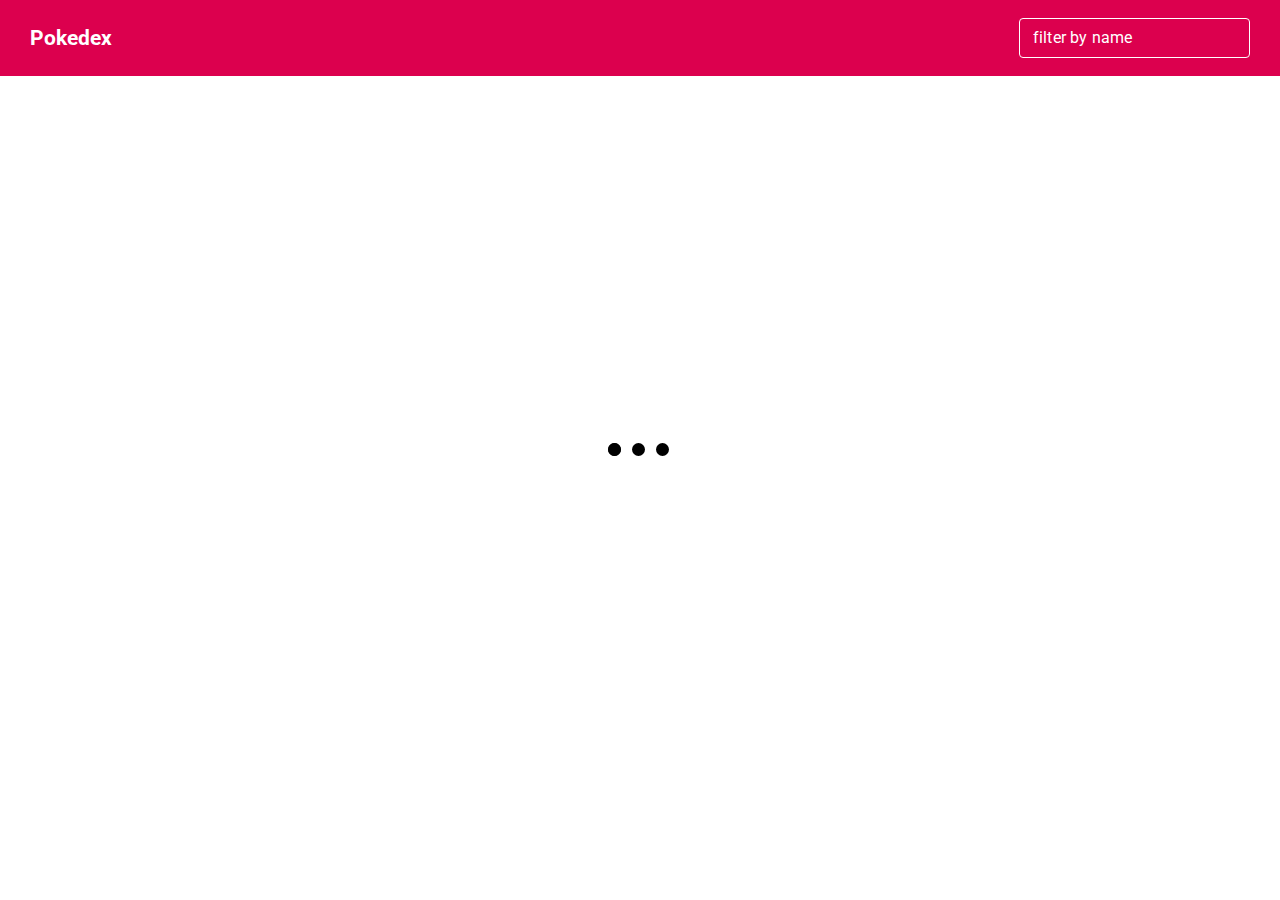
<file: pokedex/index.html>
<!doctype html><html lang="en"><head><meta charset="utf-8"/><meta name="viewport" content="width=device-width,initial-scale=1"/><link rel="stylesheet" href="https://fonts.googleapis.com/css?family=Roboto:300,400,500,700&display=swap"/><link rel="stylesheet" href="https://fonts.googleapis.com/icon?family=Material+Icons"/><title>React App Test</title><link href="static/css/main.62a82a34.chunk.css" rel="stylesheet"></head><body><noscript>You need to enable JavaScript to run this app.</noscript><div id="root"></div><script>!function(e){function t(t){for(var n,l,f=t[0],i=t[1],a=t[2],c=0,s=[];c<f.length;c++)l=f[c],Object.prototype.hasOwnProperty.call(o,l)&&o[l]&&s.push(o[l][0]),o[l]=0;for(n in i)Object.prototype.hasOwnProperty.call(i,n)&&(e[n]=i[n]);for(p&&p(t);s.length;)s.shift()();return u.push.apply(u,a||[]),r()}function r(){for(var e,t=0;t<u.length;t++){for(var r=u[t],n=!0,f=1;f<r.length;f++){var i=r[f];0!==o[i]&&(n=!1)}n&&(u.splice(t--,1),e=l(l.s=r[0]))}return e}var n={},o={1:0},u=[];function l(t){if(n[t])return n[t].exports;var r=n[t]={i:t,l:!1,exports:{}};return e[t].call(r.exports,r,r.exports,l),r.l=!0,r.exports}l.m=e,l.c=n,l.d=function(e,t,r){l.o(e,t)||Object.defineProperty(e,t,{enumerable:!0,get:r})},l.r=function(e){"undefined"!=typeof Symbol&&Symbol.toStringTag&&Object.defineProperty(e,Symbol.toStringTag,{value:"Module"}),Object.defineProperty(e,"__esModule",{value:!0})},l.t=function(e,t){if(1&t&&(e=l(e)),8&t)return e;if(4&t&&"object"==typeof e&&e&&e.__esModule)return e;var r=Object.create(null);if(l.r(r),Object.defineProperty(r,"default",{enumerable:!0,value:e}),2&t&&"string"!=typeof e)for(var n in e)l.d(r,n,function(t){return e[t]}.bind(null,n));return r},l.n=function(e){var t=e&&e.__esModule?function(){return e.default}:function(){return e};return l.d(t,"a",t),t},l.o=function(e,t){return Object.prototype.hasOwnProperty.call(e,t)},l.p="/";var f=this.webpackJsonptest=this.webpackJsonptest||[],i=f.push.bind(f);f.push=t,f=f.slice();for(var a=0;a<f.length;a++)t(f[a]);var p=i;r()}([])</script><script src="static/js/2.433ac47d.chunk.js"></script><script src="static/js/main.e12a1428.chunk.js"></script></body></html>
</file>
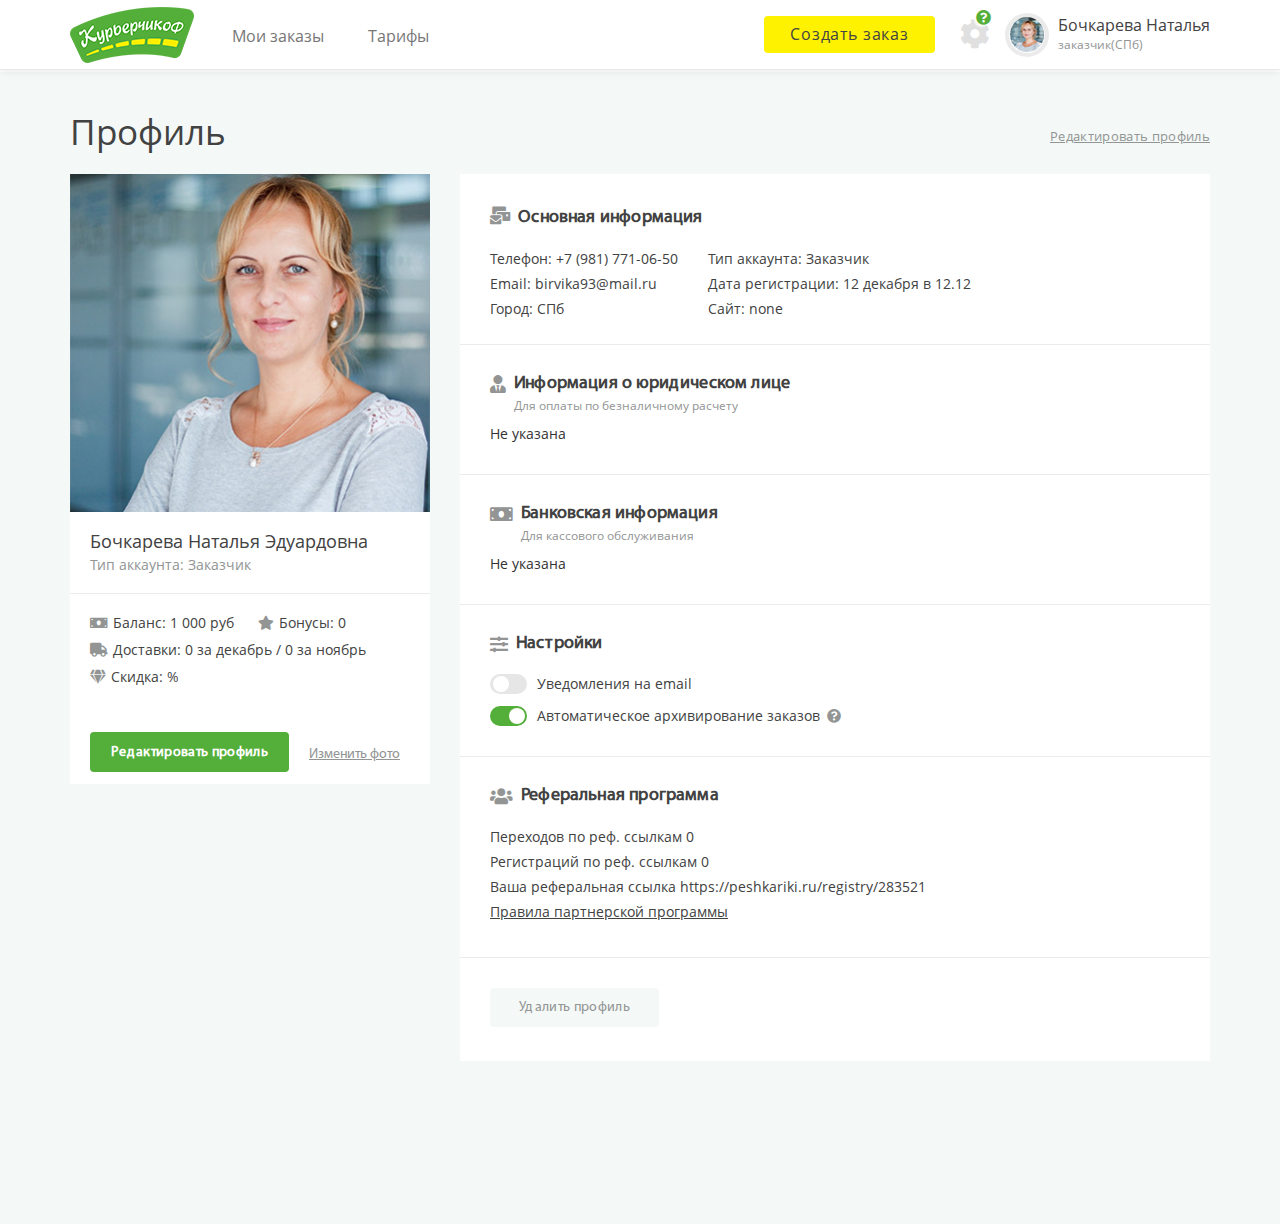
<file: profile/index.html>
<!DOCTYPE html>
<html lang="ru">
<head>
  <meta charset="UTF-8">
  <meta name="viewport" content="width=device-width, initial-scale=1.0">
  <meta http-equiv="X-UA-Compatible" content="ie=edge">
  <title>Архив заказов</title>

  <link rel="stylesheet" href="css/bootstrap.css">
  <link rel="stylesheet" href="css/style-profile.css">
  <link rel="stylesheet" href="css/all.min.css">

</head>
<body>

  <div class="kurierchikof-rs-top-menu">
    <nav class="navbar navbar-default navbar-static-top custom-background-white custom-nav">
      <div class="container h-100 custom-small-h100">
        <div class="navbar-header h-100 pull-left custom-small-h100">
          <a class="navbar-brand do-flex do-align-center" href="#"><img class="custom-logo-img" src="img/logo.png" alt="Logo"></a>
        </div>

        <div class="navbar-header pull-right custom-small-h100 custom-align-btn">
          <button type="button" 
                  class="navbar-toggle collapsed" 
                  data-toggle="collapse" 
                  data-target="#bs-example-navbar-collapse-1" aria-expanded="false">
            <span class="sr-only">Toggle navigation</span>
            <span class="icon-bar"></span>
            <span class="icon-bar"></span>
            <span class="icon-bar"></span>
          </button>
        </div>

        <div class="collapse navbar-collapse custom-big-h-100 w-100p" id="bs-example-navbar-collapse-1">
          <ul class="nav navbar-nav h-100 do-flex do-align-center m-l-1p w-25p custom-first-line">
            <li class="custom-nav-item" style="margin-left: -3px;"><a href="#" class="no-word-wrap custom-nav-link">Мои заказы <span class="sr-only">(current)</span></a></li>
            <li class="custom-nav-item"><a href="#" class="custom-nav-link">Тарифы</a></li>
          </ul>

          <div class="do-flex do-no-wrap do-justify-end do-align-center h-100 custom-second-line">
            <form class="navbar-form h-100 col-xs-4 do-flex do-align-center p-0 ">
              <button type="submit" class="btn custom-btn-create-order do-flex do-align-center do-justify-center">
                <span> Создать заказ </span>
              </button>
              <button type="button" class="btn custom-btn-cog p-0 ">
                <span class="custom-fas-wrapper">
                  <i class="fas fa-cog custom-cog-color"></i>
                  <i class="fas fa-question-circle custom-question-icon" style="vertical-align: top;"></i>
                </span>
              </button>
            </form>
            
            <ul class="nav navbar-nav navbar-right h-100 do-flex do-justify-end custom-thrid-line custom-m-t-10">
              <li class="dropdown w-100p h-100">
                <a href="#" class="dropdown-toggle do-flex do-align-center do-no-wrap custom-nav-btn-link"
                            data-toggle="dropdown" 
                            role="button" 
                            aria-haspopup="true" 
                            aria-expanded="false">
                  
                  <div class="custom-btn-img do-flex do-align-center do-justify-end">
                    <img  src="img/user.png" alt="">
                  </div>
                  <div class="custom-btn-info">
                    <h6 class="custom-btn-head">Бочкарева Наталья</h6>
                    <p class="custom-btn-caption">заказчик(СПб)</p>
                  </div>
                </a>

                <ul class="dropdown-menu custom-dropdown fa-ul">
                  <li class="do-flex do-direction-column do-align-start">
                    <p class="custom-dropdown-comment">
                      <span class="custom-dropdown-balance">Баланс: 0 р.</span> 
                      <span class="custom-dropdown-bonuce">Бонусы: 0</span></p>
                    <p class="custom-dropdown-comment">Доставки: 0 за декабрь</p>              
                    <p class="custom-dropdown-comment">Скидка: %</p>
                  </li>
                  <li role="separator" class="divider"></li>
                  <li class="custom-dropdown-item fa-li">
                    <a href="#" class="custom-dropdown-link">
                      <i class="fas fa-user fa-fw"></i>&ensp;

                      <span style="margin-left: -7px;">Профиль</span>
                    </a>
                  </li>
                  <li class="custom-dropdown-item fa-li">
                    <a href="#" class="custom-dropdown-link">
                      <i class="fas fa-money-bill-alt fa-fw"></i>&ensp;
                      <span style="margin-left: -2px;">Баланс</span>
                    </a>
                  </li>
                  
                  <li class="custom-dropdown-item fa-li">
                    <a href="#" class="custom-dropdown-link">
                      <i class="fas fa-map-marker-alt fa-fw"></i>&ensp;
                      <span style="margin-left: -8px;">Пункты выдачи</span>
                    </a>
                  </li>
                  <li class="custom-dropdown-item m-b-5 fa-li">
                    <a href="#" class="custom-dropdown-link">
                      <i class="fas fa-sign-out-alt fa-fw"></i>&ensp;
                      <span style="margin-left: -5px;">Выход</span>
                    </a>
                  </li>
                </ul>
              </li>
            </ul>
          </div>

        </div>
        
      </div>
    </nav>
  </div> 

  <div class="kurierchikof-rs-profile-form m-t-n18">
    <div class="container">
      <div class="row">

        <div class="col-sm-12 m-b-17 do-flex do-justify-space-between do-vsmall-direction-column do-vsmall-align-start">
          <h2 class="custom-head">Профиль</h2>

          <ul class="nav do-flex do-align-center do-vsmall-direction-column  do-vsmall-align-center h-100 m-t-n5">
            <li role="presentation" class="custom-wrapper-nav-link">
              <a href="#" class="custom-nav-link" data-toggle="modal" data-target="#editModal">Редактировать профиль</a>
            </li>
          </ul>  
        </div>

        <div class="col-sm-4 do-flex do-direction-column bc-white col-p-0 m-p calc-col-4-width">

            <div style="height: 100%;">
              <img src="img/img_prof.jpg" alt="" class="custom-user-photo">
            </div>
            <div class="custom-user-info">
              <h5 class="custom-user-name">Бочкарева Наталья Эдуардовна</h5>
              <p class="custom-user-name-caption">Тип аккаунта: Заказчик</p>
            </div>

            <div class="custom-user-add-info">
              <div class="do-flex do-vsmall-direction-column do-vsmall-align-start do-wrap">
                <p class="custom-user-balance"><i class="fas fa-money-bill" style="color: #929594; margin-right: 5px;"></i>Баланс: 1 000 руб</p>
                <p class="custom-user-bonuce"><i class="fas fa-star" style="color: #929594; margin-right: 5px;"></i>Бонусы: 0</p> 
              </div>
              <p class="custom-user-delivery"><i class="fas fa-truck" style="color: #929594; margin-right: 5px;"></i>Доставки: 0 за декабрь / 0 за ноябрь</p>
              <p class="custom-user-discounts"><i class="fas fa-gem" style="color: #929594; margin-right: 5px;"></i>Скидка: %</p>

            </div>

            <div class="do-flex do-align-center do-wrap custom-btn-group">
              <button type="button" class="btn custom-btn-edit-profil" data-toggle="modal" data-target="#editModal">
                Редактировать профиль
              </button>
              <a href="#" class="custom-link-edit">Изменить фото</a>
            </div>
           
        </div>

        <div class="col-sm-8 bc-white col-p-0 m-p calc-col-8-width">

          <div class="custom-info-wrapper">
            <div class="custom-main-info">
              <h5 class="custom-info-head m-b-20"><i class="fas fa-mail-bulk" style="color: #929594; margin-right: 8px; font-size: 18px;"></i>Основная информация</h5>
              <div class="do-flex do-vsmall-direction-column do-vsmall-align-start">
                <div>
                  <p class="custom-info-text">Телефон:  +7 (981) 771-06-50</p>
                  <p class="custom-info-text">Email: birvika93@mail.ru</p>
                  <p class="custom-info-text">Город: СПб</p>
                </div>  
                <div class="p-l-30">
                  <p class="custom-info-text">Тип аккаунта:  Заказчик</p>  
                  <p class="custom-info-text">Дата регистрации:  12 декабря в 12.12</p>    
                  <p class="custom-info-text">Сайт:  none</p>
                </div> 
              </div>  
            </div>   
          </div>

          <div class="custom-info-wrapper">
            <div class="custom-info-on-legal-entity ">
              <div class="do-flex w-100p">
                <i class="fas fa-user-tie" style="color: #929594; margin-right: 8px; font-size: 18px;"></i>
                <div class="custom-info-header">
                  <h5 class="custom-info-head">Информация о юридическом лице</h5>
                  <p class="custom-info-caption">Для оплаты по безналичному расчету</p>
                </div> 
              </div>
              <p class="m-t-20">Не указана</p>
            </div>   
             
          </div>

          <div class="custom-info-wrapper">
            <div class="custom-info-on-legal-entity ">
              <div class="do-flex w-100p">
                <i class="fas fa-money-bill" style="color: #929594; margin-right: 8px; font-size: 18px;"></i>
                <div class="custom-info-header">
                  <h5 class="custom-info-head">Банковская информация</h5>
                  <p class="custom-info-caption">Для кассового обслуживания</p>
                </div> 
              </div>
              <p class="m-t-20">Не указана</p>
            </div>   
              
          </div>

          <div class="custom-info-wrapper">
            <div class="custom-custom-info">
              <div class="do-flex">
                <i class="fas fa-sliders-h" style="color: #929594; margin-right: 8px; font-size: 18px;"></i>
                <div class="custom-info-header">
                  <h5 class="custom-info-head m-b-20">Настройки</h5>
                </div>
              </div>  

              <div class="do-flex do-align-center m-b-12">
                <div class="custom-switch ">
                  <div class="custom-switch-slider"></div>
                  <input type="checkbox">
                </div>
                <p class="custom-switch-caption">Уведомления на email</p>
              </div>

              <div class="do-flex do-align-center">
                <div class="custom-switch">
                  <div class="custom-switch-slider"></div>
                  <input type="checkbox" checked>
                </div>
                <p class="custom-switch-caption">Автоматическое архивирование заказов<i class="fas fa-question-circle" style="font-size: 14px; color: #929594; margin-left: 7px;"></i></p>
              </div>
            </div>  
          </div>  
          
          <div class="custom-info-wrapper">
            <div class="custom-custom-info">
              <div class="do-flex">
                <i class="fas fa-users" style="color: #929594; margin-right: 8px; font-size: 18px;"></i>
                <div class="custom-info-header">
                  <h5 class="custom-info-head m-b-20">Реферальная программа    </h5>
                </div>
              </div> 
              <p class="custom-info-text">Переходов по реф. ссылкам  0</p>
              <p class="custom-info-text">Регистраций по реф. ссылкам  0</p>
              <p class="custom-info-text">Ваша реферальная ссылка  https://peshkariki.ru/registry/283521</p>
              <p class="custom-info-text"><a href="#" class="custom-info-link">Правила партнерской программы</a></p>
            </div>
          </div>

          <div class="do-flex do-small-justify-center">
            <button type="button" class="btn custom-btn-del-profile" data-toggle="modal" data-target="#delModal">
              Удалить профиль
            </button>
          </div>  
        </div>
      </div>
    </div>
  </div>

  <div class="kurierchikof-rs-modal-edit-form">
    <div class="modal fade" id="editModal" tabindex="-1" role="dialog">
      <div class="modal-dialog" role="document">
        <div class="modal-content">
          <div class="modal-header">
            <h4 class="custom-modal-head">Редактировать профиль</h4>
            <button type="button" class="close custom-btn-close" data-dismiss="modal" aria-label="Close">
              <img src="img/close.png" alt="">
            </button>
          </div>

          <div class="modal-body">

            <form class="form-horizontal">

              <div class="form-group">

                <div class="col-sm-12 m-b-10">
                  <h5 class="custom-modal-group-head"><i class="fas fa-mail-bulk" style="color: #929594; margin-right: 8px; font-size: 18px;"></i>Основная информация</h5>
                </div>


                <div class="col-sm-6 p-r-7_5">
                  <label for="inputName" class="custom-input-title m-b-12">
                      ФИО*
                  </label>
                  <div class="inner-addon left-addon m-b-15">
                    <i class="fas fa-user fa-fw custom-icon"></i>
                    <input type="text" class="form-control" id="inputName" placeholder="Бочкарева Наталья Эдуардовна">
                  </div> 
                </div>

                <div class="col-sm-6 p-l-7_5">
                  <label for="phoneNum" class="custom-input-title m-b-12">
                      Телефон*
                  </label>
                  <div class="inner-addon left-addon m-b-15">
                    <i class="fas fa-mobile fa-fw custom-icon"></i>
                    <input type="text" class="form-control" id="phoneNum" placeholder="+7 (981) 771-06-50">
                  </div> 
                </div>


                <div class="col-sm-4 p-r-7_5">
                  <label for="inputEmail" class="custom-input-title m-b-12">
                      E-mail*
                  </label>
                  <div class="inner-addon left-addon m-b-15">
                    <i class="fas fa-envelope fa-fw custom-icon"></i>
                    <input type="text" class="form-control" id="inputEmail" placeholder="birvika93@mail.ru">
                  </div> 
                </div>

                <div class="col-sm-4 p-r-7_5 p-l-7_5">
                  <label for="inputCity" class="custom-input-title m-b-12">
                      Город*
                  </label>
                  <div class="inner-addon left-addon m-b-15">
                    <i class="fas fa-globe fa-fw custom-icon"></i>
                    <i class="fas fa-caret-down custom-arrow-down"></i>
                    <select class="w-100p" id="inputCity">
                      <option value="Санкт-Петербург" selected>Санкт-Петербург</option>
                      <option value="Москва">Москва</option>
                    </select>
                  </div> 
                </div>

                <div class="col-sm-4 p-l-7_5">
                  <label for="inputSite" class="custom-input-title m-b-12">
                      Сайт
                  </label>
                  <div class="inner-addon left-addon m-b-15">
                    <i class="fas fa-laptop fa-fw custom-icon"></i>
                    <input type="text" class="form-control" id="inputSite" placeholder="www.">
                  </div> 
                </div>

               

                <div class="col-sm-6 p-r-7_5">
                  <label for="inputPass" class="custom-input-title m-b-12">
                      Пароль*
                  </label>
                  <div class="inner-addon left-addon m-b-15">
                    <i class="fas fa-lock fa-fw custom-icon"></i>
                    <input type="text" class="form-control" id="inputPass" placeholder="***">
                  </div> 
                </div>

                <div class="col-sm-6 p-l-7_5">
                  <label for="inputComPass" class="custom-input-title m-b-12">
                      Подтверждение пароля*
                  </label>
                  <div class="inner-addon left-addon m-b-15">
                    <i class="fas fa-lock fa-fw custom-icon"></i>
                    <input type="text" class="form-control" id="inputComPass" placeholder="***">
                  </div> 
                </div>

              </div>

            </form>

           
            <div class="m-n30 custom-spliter"></div>
            
            <form class="form-horizontal">
            
              <div class="form-group">  
              
                
                <div class="col-sm-12 m-b-10">
                  <div class="custom-info-on-legal-entity ">
                    <div class="do-flex w-100p">
                      <i class="fas fa-user-tie" style="color: #929594; margin-right: 8px; font-size: 18px;"></i>
                      <div class="custom-info-header">
                        <h5 class="custom-modal-group-head">Информация о юридическом лице</h5>
                        <p class="custom-modal-head-caption">Для оплаты по безналичному расчету</p>
                      </div> 
                    </div>
                  </div> 
                </div>

               

                <div class="col-sm-4 p-r-7_5">
                  <label for="inputFirmName" class="custom-input-title m-b-12">
                      Название*
                  </label>
                  <div class="inner-addon left-addon-small m-b-15">
                    <input type="text" class="form-control" id="inputFirmName" placeholder="">
                  </div> 
                </div>

                <div class="col-sm-4 p-r-7_5 p-l-7_5">
                  <label for="inputINN" class="custom-input-title m-b-12">
                      № ИНН*
                  </label>
                  <div class="inner-addon left-addon m-b-15">
                    <i class="fas fa-caret-down  custom-arrow-down"></i>
                    <select class="w-100p" id="inputINN">
                      <option value="" label="     " selected> </option>   
                      <option value="67868666868796786">67868666868796786</option>
                      <option value="78966868768687688">78966868768687688</option>
                    </select>
                  </div> 
                </div>

                <div class="col-sm-4 p-l-7_5">
                  <label for="inputOGRN" class="custom-input-title m-b-12">
                      № ОГРН*
                  </label>
                  <div class="inner-addon left-addon-small m-b-15">
                    <input type="text" class="form-control" id="inputOGRN" placeholder="">
                  </div> 
                </div>

                

                <div class="col-sm-6 p-r-7_5">
                  <label for="inputDirector" class="custom-input-title m-b-12">
                      ФИО директора*
                  </label>
                  <div class="inner-addon left-addon-small m-b-15">
                    <input type="text" class="form-control" id="inputDirector" placeholder="">
                  </div> 
                </div>

                <div class="col-sm-6 p-l-7_5">
                  <label for="inputKPP" class="custom-input-title m-b-12">
                      № КПП*
                  </label>
                  <div class="inner-addon left-addon-small m-b-15">
                    <input type="text" class="form-control" id="inputKPP" placeholder="">
                  </div> 
                </div>
              </div>

            </form>  

            <div class="m-n30 custom-spliter"></div>

            <form class="form-horizontal">

              <div class="form-group">  

                <div class="col-sm-12 m-b-10">
                  <div class="custom-info-on-legal-entity ">
                    <div class="do-flex w-100p">
                      <i class="fas fa-user-tie" style="color: #929594; margin-right: 8px; font-size: 18px;"></i>
                      <div class="custom-info-header">
                        <h5 class="custom-modal-group-head">Банковская информация</h5>
                        <p class="custom-modal-head-caption">Для кассового обслуживания</p>
                      </div> 
                    </div>
                    
                  </div> 
                </div>



                <div class="col-sm-6 p-r-7_5">
                  <label for="inputBIK" class="custom-input-title m-b-12">
                      БИК*
                  </label>
                  <div class="inner-addon left-addon-small m-b-15">
                    <input type="text" class="form-control" id="inputBIK" placeholder="">
                  </div> 
                </div>

                <div class="col-sm-6 p-l-7_5">
                  <label for="inputScore" class="custom-input-title m-b-12">
                      Расчетный счет*
                  </label>
                  <div class="inner-addon left-addon-small m-b-15">
                    <input type="text" class="form-control" id="inputScore" placeholder="">
                  </div> 
                </div>

                

                <div class="col-sm-6 p-r-7_5">
                  <label for="inputCorScore" class="custom-input-title m-b-12">
                      Корреспондентский счет*
                  </label>
                  <div class="inner-addon left-addon-small m-b-15">
                    <input type="text" class="form-control" id="inputCorScore" placeholder="">
                  </div> 
                </div>

                <div class="col-sm-6 p-l-7_5">
                  <label for="inputUrAddres" class="custom-input-title m-b-12">
                      Юридический адрес*
                  </label>
                  <div class="inner-addon left-addon-small  m-b-15">
                    <input type="text" class="form-control" id="inputUrAddres" placeholder="">
                  </div> 
                </div>
              
              </div>

            </form>  

            <div class="m-n30 custom-spliter"></div>

            <form class="form-horizontal">

              <div class="form-group">  


                <div class="col-sm-12 ">
                    
                  <div class="custom-info-on-legal-entity ">
                    <div class="do-flex m-b-10 w-100p m-b-10">
                        <i class="fas fa-sliders-h" style="color: #929594; margin-right: 8px; font-size: 18px;"></i>
                      <div class="custom-info-header">
                        <h5 class="custom-modal-group-head">Настройки</h5>
                      </div> 
                    </div>
        
                    <div class="do-flex do-align-center m-b-12">
                      <div class="custom-switch ">
                        <div class="custom-switch-slider"></div>
                        <input type="checkbox">
                      </div>
                      <p class="custom-switch-caption">Уведомления на email</p>
                    </div>
      
                    <div class="do-flex do-align-center">
                      <div class="custom-switch">
                        <div class="custom-switch-slider"></div>
                        <input type="checkbox" checked>
                      </div>
                      <p class="custom-switch-caption">Автоматическое архивирование заказов<i class="fas fa-question-circle" style="font-size: 14px; color: #929594; margin-left: 7px;"></i></p>
                    </div>

                    </div>  
                </div> 


                <div class="col-sm-12 m-t-30">
                  <button type="submit" class="btn custom-btn-save">Сохранить</button>
                  <button type="reset" class="btn custom-btn-cancel"  data-dismiss="modal" aria-label="Close">Отмена</button>
                </div>
                  
              </div>

            </form>
           
          </div>
        </div>
      </div>  
    </div>          
  </div>

  <div class="kurierchikof-rs-modal-del-form">
    <div class="modal fade " id="delModal" tabindex="-1" role="dialog">
      <div class="modal-dialog" role="document">
        <div class="modal-content">
            
          <div class="modal-body">
            <h4 class="custom-modal-head do-text-align-center m-t-10">Продолжить?</h4>
            <button type="button" class="close custom-btn-close" data-dismiss="modal" aria-label="Close">
              <img src="img/close.png" alt="">
            </button>

            <p class="m-t-30 do-text-align-center">Вы уверены, что хотите удалить Ваш аккаунт? Восстановление 
              профиля и последующая регистрация с используемыми электронной 
              почтой birvika93@mail.ru и номером телефона +79817710650 невозможны. 
              По всем вопросам обращайтесь в тех. поддержку.
            </p>

            <div class="do-flex do-align-center do-justify-center m-t-30">
              <button type="submit" class="btn custom-btn-ok">Ок</button>
              <button type="reset" class="btn custom-btn-cal"  data-dismiss="modal" aria-label="Close">Отмена</button>
            </div>
          </div>
        </div>
      </div>
    </div>
  </div>          

  <script src="js/jquery.js"></script>
  <script src="js/bootstrap.js"></script>
  <script src="js/script.js"></script>
  
</body>
</html>
</file>
<file: css/style.css>
*{
  box-sizing: border-box;
}

body{
  
  margin: 0;
  color: #fff;
  font-family: 'Open Sans Condensed', sans-serif;
  font-size: 18px;
}

a{
  text-decoration: none;
}

h1, h2, h3, h4, h5, h6{
  font-family: 'Amatic SC', cursive;
  font-weight: 100;
}

h1, .h1 {
  font-size: 2.5rem;
}

h2, .h2 {
  font-size: 2rem;
}

h3, .h3 {
  font-size: 1.9rem;
}

h4, .h4 {
  font-size: 1.8rem;
}

h5, .h5 {
  font-size: 1.7rem;
}

h6, .h6 {
  font-size: 1.5rem;
}

.hidden {
  opacity: 0 !important;
}

/* main blocks styles */
.wrapper{
  position: relative;
  max-width: 1400px;
  margin-left: auto;
  margin-right: auto;
  display: flex;
  flex-direction: column;
  justify-content: center;
}

.row{
  display: flex;
}

.section-block{
  display: flex;
  flex-direction: column; 
}

.section-block-row{
  display: flex;
  justify-content: flex-start;
  align-items: flex-start;  
}

.section-block-header{
  display: flex;
  align-items: center;
}

.section-block-header__label{
  width: 35px;
  height: 35px;
  border: 3px solid #fff;
  border-radius: 50%;
  margin-right: 2%;
  display: flex;
  justify-content: center;
  align-items: center;
}

.section-block-header__head{
  font-weight: 700;
}

.section-block-body{
  margin-left: calc(40px + 2%); 
}

.section-block__text{
  margin-top: 0px;
  margin-bottom: 20px; 
}

.section-block-header__label-icon{
  display: block;
  color: #fff;
  font-size: 20px;
}

.section-block-header__label-caption{
  margin-top: 0;
  margin-left: 7px;
}

/* person info */

.person-name{
  margin-top: 130px;
  font-size: 25px;
  text-align: center;
}

.person-image{
  position: absolute;
  z-index: 999;
  top: -4%;
  left: 50%;
  transform: translateX(-50%);
  width: 200px;
  height: 200px;
  border: 5px solid #fff;
  border-radius: 50%;
  background: url('../img/user.png') 50% 50% no-repeat;
  background-size: 100% 100%;
  background-color: #dddddd;

}

/* custom styles */
.about-me-section{
    line-height: 1.5;
    text-align: left;
}

.p-b-70{
  padding-bottom: 70px; 
}

/* header */
.header{
  width: 100%;
  padding-left: 30%;
  background-image: url(../img/background.png);
  background-position: 50% 50%;
  background-repeat: no-repeat;
  background-color: #3b3b3b;
  background-size: 100%;
}

.header-head{
  width: 67.38%; 
  margin-bottom: 0;
  font-size: 70px;
  font-weight: 700;
}

.header-title{
  font-size: 25px; 
  margin-bottom: 46px;
  margin-top: 15px;
}

/* main */
.main{
  width: 75%;
  padding-left: 4.5%;
  padding-right: 4.5%;
  padding-top: 30px;
  background-image: url(../img/background.png);
  background-position: 35% 50%;
  background-repeat: repeat;
  background-color: #1261a7;
  background-size: 133.5%;
}

/* aside */
.aside{
  position: relative;
  width: 25%;
  padding-left: 25px;
  padding-right: 25px;
  background-image: url('../img/background.png');
  background-position: 54.2% 50%;
  background-repeat: repeat;
  background-color: #0e4678;
  background-size: 400%;
}


/* stylized list */
.stylized-list{
  display: flex;
  flex-direction: column;
}

.stylized-list-item{
  position: relative;
  display: flex;
  justify-content: flex-start;
}


.stylized-list-body{
  position: relative;
  padding-left: 53px;
  padding-right: 20px;
  width: 80%;
}

.stylized-list-body::before{
  content: '';
  position: absolute;
  top: 12px;
  left: 0;
  width: 9px;
  height: 9px;
  border-radius: 50%;
  border: 3px solid #fff;
  background-color: transparent;
}

.stylized-list-body::after{
  content: '';
  display: block;
  position: absolute;
  top: 24px;
  left: 6px;
  width: 3px;
  height: 96%;
  border-left: 3px solid #fff;
}

.stylized-list-item:last-child .stylized-list-body::after{
  display: none;
}

.stylized-list__main-marker,
.stylized-list__head{
  margin-top: 0;
}

.stylized-list__head{
  margin-bottom: 15px;
}

.stylized-list__main-marker{
  box-sizing: border-box;
  font-size: 1.25rem;
  margin-top: 5px;
  width: 20%;
  min-width: 150px;
  padding-left: 15px;
  padding-right: 15px;
}

/* circle list */
.circle-list{
  list-style-type: none;
  padding: 0;
  display: flex;
  flex-wrap: wrap;
}

.circle-list-item{
  width: 20%;
  margin-left: 30px;
  margin-bottom: 20px;
}

.circle-list-item:nth-child(4n+1){
  margin-left: 0;
}

.circle-list-item__title-wrapper{
  border-radius: 50%;
  background-color: #fff;
  width: 120px;
  height: 120px;
  display: flex;
  justify-content: center;
  align-items: center;
}  

.circle-list-item__title{
  color: #1261a7;
  font-weight: 800;
}

/* progress list */
.progress-list-item,
.progress-list-scale{
  display: flex;
  align-items: center;
}

.progress-list-item{
  justify-content: space-between;
  width: 75%;
}

.progress-list-scale-item{
  border: 1px solid #fff;
  border-radius: 50%;
  margin-left: 15px;
  width: 20px;
  height: 20px;
}

.progress-list-scale-item--active{
  background-color: #fff;
}

.progress-list-item__caption{
  font-size: 20px;
  margin-right: 40px;
  margin-top: 15px;
  margin-bottom: 15px;
}

/* navigation */
.nav{
  display: flex;
  justify-content: flex-start;
  width: 100%;
  margin-left: -35px;
}

.nav-item{
  width: 20%;
  color: #2171b0;
  background-color: transparent;
  text-align: center;
}

.nav-item-brand{
  text-align: right;
}

.nav-item--active{
  background-color: #2171b0;
  color: #fff;
}

.nav-item-title{
  margin: 0;
  padding: 10px 15px;
} 

/* resume */
.resume-name{
  font-size: 30px;
  margin-bottom: 5px;
}

.resume-name-title{
  margin-top: 0;
  margin-bottom: 40px;
  font-size: 20px;
  font-weight: 500;
}

.resume-block-head{
  font-size: 25px;
  color: #2171b0;
  margin-top: 25px;
  margin-bottom: 0;
}

/*  */
.m-l-15{
  margin-left: 15px;
}

/* accordion */
.xz-accordion-header{
  padding: 15px 10px 0 10px;
}

.xz-accordion-header:hover{
  cursor: pointer;
}

.xz-accordion-header > div{
  width: 100%;
  border-bottom: 1px solid;
  display: flex;
  justify-content: space-between;
  align-items: center;
}

.xz-accordion-head{
  margin-top: 0px;
  margin-bottom: 0px;
}

.xz-accordion-body{
  display: flex;
  flex-wrap: wrap;
}

.xz-accordion-inner{
  width: 100%;
  transition: transform .5s ease .1s;
}

.xz-accordion-open{
  transition: transform .2s;
}

.xz-accordion-open.hide,
.xz-accordion-close.hide{
  display: none;
}

.xz-accordion-open.active{
  transform: rotate(-180deg);
}

/* card */
.card{
  background-color: #fff;
  border: 1px solid #fff;
  border-radius: 5px;
  width: calc(33.33333% - 20px);
  margin-left: 10px;
  margin-right: 10px;
  padding: 5px;
  display: flex;
  flex-direction: column;
  align-items: center;
  margin-top: 15px;
}

.card-img-wrapper{
  flex-grow: 1;
  width: 100%;
  height: 150px;
  overflow: hidden;
  border: 1px solid #dddddd;
}

.card-img-wrapper img{
  display: block;
  width: 100%;
  height: auto;
}

.card-description{
  flex-grow: 2;
  width: 100%;
  padding: 7px;
  display: flex;
  flex-direction: column;
  justify-content: space-between;
}

.card-description .card-title{
  font-family: 'Open Sans Condensed', sans-serif;
  color: #0e4678;
  margin-top: 5px;
  margin-bottom: 0px;
  font-size: 18px;
  line-height: 1.3;
  text-align: left;
  width: 100%;
  font-weight: 700;
}

.card-description .card-subtittle{
  font-family: 'Open Sans Condensed', sans-serif;
  font-size: 14px;
  color: #0e4678;
  text-align: left;
  width: 100%;
  margin-top: 7px;
}

.card-description .card-caption,
.card-description a{
  font-family: 'Open Sans Condensed', sans-serif;
  font-size: 16px;
  color: #0e4678;
  text-align: left;
  width: 100%;
  margin-top: 10px;
  margin-bottom: 10px;
}

.card-description a{
  text-decoration: none;
  padding-bottom: 3px;
  margin-bottom: 0;
  color: #4fb883;
  font-weight: 700;
}

.links-group{
  display: flex;
  justify-content: space-between;
  width: 100%;
  margin-top: 20px;
}

.links-group .link-source{
  text-align: left;
}

.links-group .link-more{
  text-align: right;
}

.skills{
  display: flex;
  flex-wrap: wrap;
  justify-content: space-around;
}

.skills-item{
  display: flex;
  flex-direction: column;
  align-items: center;
  text-align: center;
  margin-bottom: 15px;
}

.skills-item > img{
  width: 56px;
  height: 56px;
  margin-bottom: 3px;
}

.skills-item .caption {
  display: inline-block;
  align-items: center;
  max-width: 64px;
}

.img-wrapper > img{
  display: block;
  width: 100%;
  height: auto;
}

.label-img-wrapper{
  display: block;
  padding-top: 5px;
}

.label-img-wrapper > img{
  max-width: 150px;
}

.small-text{
  color: #fff !important;
  font-family: 'Open Sans Condensed', sans-serif !important;
  font-size: 18px !important;
  padding-top: 7px;
}  

/*  */

.do-flex{
  display: flex;
  flex-wrap: wrap;
}

/* media */

@media (max-width: 1200px) {
  .card{
    width: calc(50% - 20px);
  }
}

@media (max-width: 992px) {

  .card{
    width: calc(33.33333% - 20px);
  }

  .row{
    flex-direction: column;
  }

  .aside,
  .main,
  .header{
    background-position: 50% 50%;
    background-size: 100%;
  }

  .main{
    background-repeat: repeat;
  }

  .aside,
  .main{
    width: 100%;
  }

  .aside{
    padding-left: 4.5%;
    padding-right: 4.5%;
    padding-bottom: 40px;
  }

  .header{
    padding-left: 4.5%;
  }

  .person-name{
    margin-top: 34px;
    font-size: 30px;
    font-weight: 700;
  }

  .person-image{
    top: 38.5%;
    left: auto;
    right: 5%;
    transform: none;
  }

  .section-block-body{
    padding-left: 25px;
    margin-left: 0;
  }

  .circle-list-item{
    width: 33.33333%;
    margin-left: 0;
    display: flex;
    justify-content: center;
  }

  .circle-list{
    /* justify-content: center; */
  }

  .stylized-list__main-marker{
    width: 100px;
    min-width: 120px;
  }
  
  .p-b-70{
    padding-bottom: 40px;
  }
}

@media (max-width: 825px) {

  .card{
    width: calc(33.333% - 20px);
  }
}  

@media (max-width: 714px) {

  .card{
    width: calc(50% - 20px);
  }
}  

@media (max-width: 620px) {

  .aside,
  .main,
  .header{
    background-size: 180%;
  }

  .person-image{
    top: 5%;
    left: 50%;
    right: auto;
    transform: translateX(-50%);
  }

  .person-name{
    margin-top: 262px;
  }

  .section-block-body{
    padding-left: 0;
  }

  .stylized-list-body{
    padding-left: 40px;
  }

  .stylized-list-body ul{
    padding-left: 20px;
  }
 
}

@media (max-width: 486px) {

  .aside,
  .main{
    padding-left: 15px;
    padding-right: 15px;
  }

  .aside,
  .main,
  .header{
    background-size: 300%;
  }

  .circle-list-item{
    width: 100%;
  }

  .circle-list-item__title-wrapper{
    width: 100%;
    height: 40px;
    border-radius: 5px;
  }

  .circle-list-item__title{
    margin-top: 0;
    margin-bottom: 0;
  }

  .stylized-list-item{
    flex-direction: column;
  }

  .stylized-list-body::before,
  .stylized-list-body::after{
    display: none;
  }

  .stylized-list__main-marker{
    width: 100%;
  }

  .stylized-list-body{
    width: 100%;
    padding-left: 20px;
  }
}

@media (max-width: 468px) {

  .card{
    width: 100%;
  }
}  

@media (max-width: 368px) {

  .stylized-list__main-marker,
  .stylized-list-body{
    padding-left: 0;
    padding-right: 0;
  }

  .stylized-list__main-marker{
    margin-bottom: 5;
    padding-bottom: 5px;
    border-bottom: 1px solid #fff;
  }

  .circle-list-item{
    width: 100%;
  }

  .skills{
    justify-content: space-between;
  }

  .skills-item > img{
    width: 46px;
    height: 46px;
    
  }

}
</file>
<file: ABCLogistics/css/style-common.css>
@font-face {
  font-family: 'Open Sans Light';
  src: url('../fonts/OpenSans-Light.eot');
  src: url('../fonts/OpenSans-Light.eot?#iefix') format('embedded-opentype'),
  url('../fonts/OpenSans-Light.woff') format('woff'),
  url('../fonts/OpenSans-Light.ttf') format('truetype');
  font-weight: normal;
  font-style: normal;
}


@font-face {
  font-family: 'Open Sans Semibold';
  src: url('../fonts/OpenSans-SemiBold.eot');
  src: url('../fonts/OpenSans-SemiBold.eot?#iefix') format('embedded-opentype'),
  url('../fonts/OpenSans-SemiBold.woff') format('woff'),
  url('../fonts/OpenSans-SemiBold.ttf') format('truetype');
  font-weight: normal;
  font-style: normal;
}

@font-face {
  font-family: 'Open Sans Bold';
  src: url('../fonts/OpenSans-Bold.eot');
  src: url('../fonts/OpenSans-Bold.eot?#iefix') format('embedded-opentype'),
  url('../fonts/OpenSans-Bold.woff') format('woff'),
  url('../fonts/OpenSans-Bold.ttf') format('truetype');
  font-weight: normal;
  font-style: normal;
}

@font-face {
  font-family: 'Open Sans ExtraBold';
  src: url('../fonts/OpenSans-ExtraBold.eot');
  src: url('../fonts/OpenSans-ExtraBold.eot?#iefix') format('embedded-opentype'),
  url('../fonts/OpenSans-ExtraBold.woff') format('woff'),
  url('../fonts/OpenSans-ExtraBold.ttf') format('truetype');
  font-weight: normal;
  font-style: normal;
}

@font-face {
  font-family: 'Open Sans Condensed Light';
  src: url('../fonts/OpenSansCondensed-Light.eot');
  src: url('../fonts/OpenSansCondensed-Light.eot?#iefix') format('embedded-opentype'),
  url('../fonts/OpenSansCondensed-Light.woff') format('woff'),
  url('../fonts/OpenSansCondensed-Light.ttf') format('truetype');
  font-weight: normal;
  font-style: normal;
}

@font-face {
  font-family: 'Open Sans Condensed Bold';
  src: url('../fonts/OpenSansCondensed-Bold.eot');
  src: url('../fonts/OpenSansCondensed-Bold.eot?#iefix') format('embedded-opentype'),
  url('../fonts/OpenSansCondensed-Bold.woff') format('woff'),
  url('../fonts/OpenSansCondensed-Bold.ttf') format('truetype');
  font-weight: normal;
  font-style: normal;
}

*{
  box-sizing: border-box;
}

body { 
  overflow-x: hidden; 
}

p, a, h1, h2, h3, h4, h5, h6, body{
  padding: 0;
  margin: 0;
}

a, a.hover{
  text-decoration: none;
}

button:active,
button:focus{
  outline: none;
  box-shadow: none;
}

button:hover{
  cursor: pointer;
}

input::-webkit-inner-spin-button{
  -webkit-appearance: none;
}

input{
  border: none;
  outline: none;
  height: 40px;
  border-radius: 2px;
  background-color: #31363f;
  color: #dcdbe3;
  font-family: "Open Sans Light", sans-serif;
  font-size: 14px;
  padding-left: 17px;
  transition: color .5s, background-color .5s;
}

textarea.empty,
input.empty{
  background-color: #ffffff;
  color: #272b31;
}

.form-empty-caption{
  color: #f23c2d;
  font-family: "Open Sans Light", sans-serif;
  font-size: 14px;
  opacity: 0;
  transition: opacity .5s;
}

.form-empty-caption.active{
  opacity: 1;
}

input:hover {
  cursor: pointer;
  border: none;
  outline: none;
}

textarea {
  resize: none;
  -ms-overflow-style: none
}

select {
  -webkit-appearance: none;
  -moz-appearance: none;
  appearance: none;
}

select::-ms-expand {
  display: none;
}

select:hover {
  cursor: pointer;
}

img{
  display: block;
}

.responsive-img{
  width: 100%;
  max-width: 100%;
  height: auto;
}

.btn{
  border-radius: 29px;
  font-family: "Open Sans Light", sans-serif;
  font-size: 16px;
  border: none;
  outline: none;
  white-space: nowrap;
}

@media (max-width: 992px) {
  .btn{
    font-size: 14px;
  }
}

.slider-controls-icon{
  width: 11px;
  height: 17px;
}

.do-flex{
  display: flex;
}

@media (max-width: 992px) {
  .do-flex-small{
    display: flex;
  }

  .do-justify-end-small{
    justify-content: flex-end;
  }

  .do-align-center-small{
    align-items: center;
  }
}

.do-direction-column{
  flex-direction: column;
}

.do-justify-center{
  justify-content: center;
}

.do-align-center{
  align-items: center;
}

.slider-controls{
  position: absolute;
  display: flex;
  justify-content: center;
  align-items: center;
  border-radius: 50%;
  border: none;
  width: 40px;
  height: 40px;
}

.inner-addon {
  position: relative;
  overflow: hidden;
}

.inner-addon .input-icon {
  position: absolute;
  padding: 10px;
  pointer-events: none;
  right: 4px;
  top: 8px;
}

/* add padding  */

.left-addon > input {
  padding-left: 45px;
  padding-right: 30px;
}

.left-addon > select {
  padding-left: 17px;
}


.m-t-30{
  margin-top: 12px;
}
</file>
<file: ABCLogistics/css/style-request-call-form.css>
.request-call-form-section{
  position: fixed;
  top: 0;
  left: 0;
  z-index: -1;
  width: 100%;
  height: 85%;
  background-color: #272b31;
  padding-top: 101px;
  padding-bottom: 196px;
  opacity: 0;
  transform: translateY(-100px);
  transition: all .5s ease;
}

.request-call-form-section.active{
  z-index: 1000;
  transform: translateY(0);
  opacity: 1;
}

.request-call-form-section__head{
  color: #ffffff;
  font-family: "Open Sans Light", sans-serif;
  font-size: 54px;
  text-align: center;
}

.req-call-form{
  display: flex;
  flex-direction: column;
  align-items: center;
  margin-top: 104px;
}

.request-call-form-input-wrapper{
  margin-bottom: 30px;
  width: 34.3%;
}

.request-call-form-input{
  width: 100%;
}

.btn-req-send{
  margin-top: 11px;
  padding: 20px 40px;
  background-color: #f9a03e;
  color: #ffffff;
  font-family: "Open Sans Semibold", sans-serif;
  /* font-size: 16px; */
}

.btn-req-call-form-close{
  display: block;
  position: absolute;
  top: 42px;
  right: 42px;
}
</file>
<file: ABCLogistics/css/style-header.css>
.header{
  position: relative;
  width: 100%;
  height: 680px;
  background-image: url('../img/image1.jpg');
  background-repeat: no-repeat;
  background-position: 50% 50%;
  background-size: cover;
  padding-top: 49px;
}
</file>
<file: ABCLogistics/css/style-menu.css>
.nav{
  position: relative;
  display: flex;
  flex-wrap: nowrap;
  justify-content: space-between;
  align-items: center;
  height: 60px;
  margin-left: auto;
  margin-right: auto;
  width: 83.333333%;
}

.nav-brand{
  max-width: 242px;
}

.nav-brand.fade{
  display: none;
}

.nav-extra-info{
  display: flex;
  align-items: center;
}

.nav-collapse{
  position: absolute;
  top: 50%;
  left: 25.5vw;
  transform: translateY(-50%);
  display: flex;
  align-items: center;
  padding-right: 9px;
}

.btn-nav-collapse-open{
  width: 34px;
  height: 27px;
  margin-left: 23px;
  display: none;
}

.btn-nav-collapse-close{
  display: none;
}

.nav-link-group{
  min-width: 628px;
  display: flex;
  flex-wrap: nowrap;
  justify-content: flex-start;
  align-items: center;
}

.nav-link-group .nav-link-item{
  display: inline-block;
  white-space: nowrap;
  color: #ffffff;
  font-family: "Open Sans Semibold", sans-serif;
  font-size: 16px;
  margin-left: 33px;
  border-bottom: 2px solid transparent;
  padding-bottom: 4px;
  margin-top: 4px;
  transition: border-color .5s ease;
}

.nav-link-item:first-child{
  margin-left: 0;
}

.nav-link-item:hover{
  border-color: #fff;
}

.nav-add-info{
  margin-left: 79px;
  margin-right: 10px;
}

.nav-add-info__phone{
  color: #ffffff;
  font-family: "Open Sans Bold", sans-serif;
  font-size: 18px;
  white-space: nowrap;
  margin-right: 3px;
}

.nav-btn-group{
  margin-left: 4px;
}

.btn-request-call{
  background-color: #fff;
  color: #555555;
  padding: 18px 34px 18px 29px;
  display: flex;
  align-items: center;
  margin-left: 1px;
  border: 2px solid #fff;
  transition: all .5s;
}

.btn-request-call:hover{
  border: 2px solid #ffffff;
  background-color: transparent;
  color: #fff;
}

.btn-request-call__icon{
  max-width: 21px;
  max-height: 20px;
  margin-right: 10px;
}
</file>
<file: ABCLogistics/css/style-main-slider.css>
.slider{
  position: absolute;
  top: 66%;
  left: 50%;
  transform: translate(-50%, -50%);
  width: 1100px;
  height: 560px;
  box-shadow: 0 20px 50px rgba(30, 27, 25, 0.3);
}

.slider .slider-controls{
  background-color: #f88a11;
  transition: background-color .5s ease;
}

.slider .slider-controls:hover{
  background-color: #f23c2d;
}

.slider .slider-right-control{
  top: 47.5%;
  left: 9.9%;
  z-index: 300;
}

.slider .slider-left-control{
  top: 47.5%;
  left: 3.5%;
  z-index: 300;
}

.slider-inner{
  position: relative;
  width: 100%;
  height: 100%;
}

.slider-item{
  position: absolute;
  width: 100%;
  height: 100%;
  background-repeat: no-repeat;
  background-position: 50% 50%;
  background-size: cover;
  opacity: 0;
  visibility: hidden;
  z-index: 100;
}

.slider-item.active{
  opacity: 1;
  visibility: visible;
  z-index: 200;
}

.slider-item:nth-child(1){
  background-image: url('../img/sl-img-1.jpg');
}

.slider-item:nth-child(2){
  background-image: url('../img/sl-img-2.jpg');
}

.slider-item:nth-child(3){
  background-image: url('../img/sl-img-1.jpg');
}

.slider-item:nth-child(4){
  background-image: url('../img/sl-img-2.jpg');
}

.slider-item-head{
  position: relative;
  text-align: center;
  font-size: 66px;
  font-family: "Open Sans Light", sans-serif;
  color: #fff;
  padding-top: 346px;
  opacity: 0;
  transition: opacity .5s ease .2s;
}

.slider-item-head.active{
  transition-delay: .5s;
  opacity: 1;
}

.slider-item-head a{
  color: inherit;
}

.slider-item-head span{
  font-family: "Open Sans Bold", sans-serif;
}

.slider-item__left-border{
  display: block;
  position: absolute;
  top: 338px;
  left: -74px;
  z-index: 1000;  
  background-image: url('../img/slider-head-border-left__big.svg');
  background-repeat: no-repeat;
  background-position: 0% 50%;
  background-size: contain;
  width: 660px;
  height: 124px;
}

.slider-item__right-border{
  display: block;
  position: absolute;
  top: 338px;
  right: -74px;
  z-index: 1000;  
  background-image: url('../img/slider-head-border-right__big.svg');
  background-repeat: no-repeat;
  background-position: 100% 50%;
  background-size: contain;
  width: 660px;
  height: 124px;
}

.slider-item-info{
  position: absolute;
  bottom: -5%;
  right: 7.5%;
  width: 480px;
  height: 90px;
  background-color: rgba(248, 138, 17, .9);
  display: flex;
  justify-content: center;
  align-items: center;
  opacity: 0;
  transform: translateY(-30px);
}

.slider-item-info.active{
  transition: opacity .5s ease .4s, transform .5s ease .4s;
  opacity: 1;
  transform: translateY(0);
}

.slider-item-info-link{
  display: block;
}

.slider-item-info__text{
  color: #ffffff;
  font-family: "Open Sans Regular", sans-serif;
  font-size: 16px;
  text-align: left;
  width: 76.66667%;
  margin-left: 4%;
  margin-top: -6px;
  line-height: 20px;
}
</file>
<file: ABCLogistics/css/style-advantage.css>
.advantage{
  display: flex;
  justify-content: center;
  align-items: center;
  background-color: #31363f;
  width: 100%;
  padding-top: 143px;
  padding-bottom: 101px;
}

.advantage-item{
  display: flex;
  flex-direction: column;
  align-items: center;
  width: 180px;
  margin-left: 5.3%;
}

.advantage-item:first-child{
  margin-left: 0;
}

.advantage-item__text{
  color: rgba(255, 255, 255, .8);
  font-family: "Open Sans Light", sans-serif;
  font-size: 22px;
  text-align: center;
  margin-top: 31px;
  width: 100%;
}
</file>
<file: ABCLogistics/css/style-how-we-work.css>
.how-we-work{
  position: relative;
  background-color: #272b31;
  width: 100%;
  display: flex;
  padding-top: 5.3%;
  padding-bottom: 25.5%;
}

.how-we-work__head{
  font-size: 80px;
  line-height: 90px;
  font-family: "Open Sans ExtraBold", sans-serif;
  /* background: -moz-linear-gradient( -41deg, #e42d1e 0%, #f88a11 100%);
  background: -webkit-linear-gradient( -41deg, rgb(228,45,30) 0%, rgb(248,138,17) 100%);
  background: -ms-linear-gradient( -41deg, rgb(228,45,30) 0%, rgb(248,138,17) 100%);
  background-clip: text;
  -webkit-background-clip: text;
  -webkit-text-fill-color: transparent; */
 
  width: 40.5%;
  margin-right: 4.2%;
  margin-top: -7px;
  /* color: rgb(228,45,30); */
  padding-left: 16.8%;
}

.how-we-work-text-block{
  width: 45%;
  margin-top: 9px;
}

.how-we-work__text{
  color: #ffffff;
  font-family: "Open Sans Light", sans-serif;
  font-size: 18px;
  line-height: 30px;
}

.how-we-work__text:first-child{
  margin-bottom: 29px;
}
</file>
<file: ABCLogistics/css/style-form-calculation.css>
.form-calculation-section{
  position: absolute;
  top: 54.7%;
  left: 50%;
  transform: translateX(-50%);
  background-image: url('../img/form-calculation-bc.png');
  background-repeat: no-repeat;
  background-position: 50% 0%;
  background-size: 100% auto;
  background-color: #ff9800;
  width: 1100px;
  height: 560px;
  display: flex;
  box-shadow: 0 20px 50px rgba(30, 27, 25, 0.3);
}

.form-calculation-section__head{
  position: absolute;
  top: 57px;
  left: 71px;
  color: #ffffff;
  font-family: "Open Sans ExtraBold", sans-serif;
  font-size: 70px;
  line-height: 70px;
  width: 32.7%;
}

.form-calculation{
  width: 100%;
  display: flex;
  align-items: flex-end;
  justify-content: center;
}

.form-calculation-group{
  width: 47%;
  height: 100%;
}

.form-calculation-group-item{
  width: 95%;
  margin-bottom: 14px;
}

.form-calculation-group.p-l{
  padding-left: 28px;
  padding-top: 65px;
  /* margin-top: -71px; */
}

.form-calculation-group.p-r{
  /* padding-right: 35px; */
  padding-top: 326px;
  padding-left: 43px;
}

.form-calculation-group:nth-child(1){
  order: 2;
}

.form-calculation-label{
  display: block;
  color: #ffffff;
  font-family: "Open Sans", sans-serif;
  font-size: 14px;
  margin-bottom: 7px;
  padding-left: 2px;
  padding-left: 3px;
  letter-spacing: .4px;
}

.form-calculation-select{
  width: 100%;
  height: 40px;
  border-radius: 2px;
  background-color: #ffffff;
  border: none;
  outline: none;
  color: #818181;
  font-family: "Open Sans Light", sans-serif;
  font-size: 14px;
}

#progress-slider{
  position: relative;
  width: 95%;
  height: 8px;
  border-radius: 4px;
  background-color: #db8425;
  margin-top: 20px;
}

.ui-slider-range{
  width: 0;
  height: 8px !important;
  border-radius: 4px;
  background-color: #e42d1e !important;
}

.ui-slider-handle{
  position: absolute;
  top: 50%;
  left: 0;
  transform: translateY(-50%);
  width: 18px;
  height: 18px;
  border: 5px solid rgba(164, 106, 42, 0.8);
  border-radius: 50%;
  background-color: #ffffff;
  outline: none;
}

.ui-slider-handle:hover{
  cursor: pointer;
}

#progress-slider-caption{
  position: absolute;
  top: 170%;
  left: 0;
  z-index: 1000;
  color: #fff;
  font-family: "Open Sans Regular", sans-serif;
  font-size: 24px;
  white-space: nowrap;
}

.radio-group{
  display: flex;
  margin-top: 42px;
}

.radio-group__subgroup{
  display: flex;
  flex-direction: column;
  margin-right: 19.5%;
}

.radio-button,
.checkbox{
  position: absolute;
  z-index: -1;
  opacity: 0;
}

.radio-button__text,
.checkbox__text{
  display: inline-block;
  position: relative;
  padding: 0 0 0 29px;
  cursor: pointer;
  transition: color .3s;
  color: #ffffff;
  font-family: "Open Sans Bold", sans-serif;
  font-size: 14px;
  margin-top: 23px;
}

.radio-button__text::before{
  content: '';
  position: absolute;
  top: 0;
  left: 0;
  width: 8px;
  height: 8px;
  border-radius: 50%;
  border: 6px solid #31363f;
  background-color: #ffffff;
  opacity: 0.2;
}

.radio-button__text::after{
  content: '';
  position: absolute;
  top: 0;
  left: 0;
  width: 8px;
  height: 8px;
  border-radius: 50%;
  border: 6px solid #ffffff;
  background-color: #e42d1e;
  opacity: 0;
  transition: all .4s;
}

.ridio-button-wrapper input[checked] + .radio-button__text::after{
  transition: all .4s;
  opacity: 1;
}

.checkbox__text::before{
  content: '';
  position: absolute;
  top: 3px;
  left: 0;
  width: 18px;
  height: 18px;
  background-image: url('../img/disable-check-icon.svg');
  background-repeat: no-repeat;
  background-position: 50% 50%;
  background-size: 11px 8px;
  background-color: #31363f;
  border-radius: 2px;
  opacity: 0.2;
}

.checkbox__text::after{
  content: '';
  position: absolute;
  top: 3px;
  left: 0;
  width: 18px;
  height: 18px;
  background-image: url('../img/active-check-icon.svg');
  background-repeat: no-repeat;
  background-position: 50% 50%;
  background-size: 11px 8px;
  border-radius: 2px;
  background-color: #ffffff;
  opacity: 0;
  transition: all .4s;
}

.checkbox-wrapper input[checked] + .checkbox__text::after{
  transition: all .4s;
  opacity: 1;
}

.btn-submit-calculate{
  background-color: #fff;
  color: #2b2933;
  font-family: "Open Sans Semibold", sans-serif;
  padding: 18px 30px;
  margin-top: 36px;
  border: 2px solid #fff;
  transition: all .5s;
}

.btn-submit-calculate:hover{
  border: 2px solid #ffffff;
  background-color: transparent;
  color: #fff;
}

.form-submit-group{
  width: 50%;
}

.form-submit-group.fade{
  display: none;
}

.submit__title{
  color: #ffffff;
  font-family: "Open Sans Condensed Bold", sans-serif;
  font-size: 30px;
  margin-bottom: -16px;
  margin-top: 16px;
}

.submit-value{
  color: #ffffff;
  font-family: "Open Sans Condensed Light", sans-serif;
  font-size: 120px;
  white-space: nowrap;
}

.submit-value__valuta{
  color: #ffffff;
  font-family: "Open Sans Condensed Bold", sans-serif;
  font-size: 30px;
  margin-left: 7px;
}
</file>
<file: ABCLogistics/css/style-news.css>
.news{
  width: 100%;
  height: 870px;
  background-image: url('../img/image2.jpg');
  background-repeat: no-repeat;
  background-position: 50% 50%;
  background-size: cover;
  display: flex;
  flex-direction: column;
  justify-content: center;
  align-items: center;
}

.news-header{
  width: 1280px;
  display: flex;
  align-items: center;
  justify-content: space-between;
  margin-top: 103px;
  margin-bottom: 34px;
}

.news__head{
  color: #ffffff;
  font-family: "Open Sans Light", sans-serif;
  font-size: 80px;
}

.news__head a{
  color: inherit;
}

.news__filter-all{
  color: #ffffff;
  font-family: "Open Sans Semibold", sans-serif;
  font-size: 18px;
  margin-top: 27px;
  margin-right: 10.7%;
  border-bottom: 1px solid #fff;
  padding-bottom: 0;
  transition: border-color .5s ease;
}

.news__filter-all:hover{
  border-bottom-color: transparent 
}

.news-slider{
  position: relative;
  width: 1320px;
  height: 400px;
  /* margin-top: 34px; */
}

.news-slider-inner{
  position: relative;
  width: 100%;
  height: 100%;
  overflow: hidden;
}

.news-slider-item{
  position: absolute;
  width: 25%;
  height: 100%;
  padding-left: 20px;
  padding-right: 20px;
  display: flex;
  flex-direction: column;
  justify-content: flex-start;
  /* transition: transform .5s; */
  
}

.news-slider-item-content{
  flex: 1;
  display: flex;
  justify-content: space-between;
  margin-top: 2px;
  width: 100%;
}

.news-slider-item__img{
  display: block;
  width: 100%;
  max-width: 100%;
  height: 100%;
  flex: 0;
}

.news-slider-item-date{
  width: 50px;
  height: 50px;
  background-color: #fff;
  margin-right: 2px;
  padding: 7px 10px 10px 10px;
  color: #000000;
  font-family: "Open Sans Condensed Bold", sans-serif;
  font-size: 10px;
  text-align: center;
}

.news-slider-item-date__num{
  display: block;
  font-size: 20px;
  text-align: center;
}

.news-slider-item-date__month{
  display: block;
  margin-top: -5px;
}

.news-slider-item-group{
  width: calc(100% - 52px);
}

.news-slider-item__head{
  color: #000000;
  font-family: "Open Sans Semibold", sans-serif;
  font-size: 16px;
  line-height: 20px;
  padding: 15px 33px 22px 18px;
  background-color: #fff;
}

.news-slider-item-more{
  width: 104px;
  height: 34px;
  display: flex;
  color: #000000;
  font-family: "Open Sans Semibold", sans-serif;
  font-size: 12px;
  background-color: #fff;
  margin-top: 2px;
  padding: 8px 10px;
  transition: all .3s ease-in-out;
}

.news-slider-item-more:hover{
  background-color: #31363f;
  color: #fff;
}

.news-slider-item__icon{
  width: 18px;
  height: 18px;
  margin-right: 6px;
}

.news-slider .slider-controls{
  background-color: #ffffff;
  transition: background-color .5s ease;
}

.news-slider .slider-controls:hover{
  background-color: #f88a11;

}

.news-slider-right-control:hover .slider-controls-icon{
  background-image: url('../img/main-slider-right-control-icon.png');
}

.news-slider-right-control,
.news-slider-left-control{
  top: -96px;
  right: 12px;
}

.news-slider-left-control{
  right: 72px;
}
</file>
<file: ABCLogistics/css/style-contact-form.css>
.contact-form-section{
  width: 100%;
  background-color: #272b31;
  padding-top: 55px;
  padding-bottom: 91px;
  display: flex;
  flex-direction: column;
  align-items: center;
}

.contact-form-section__head{
  color: #ffffff;
  font-family: "Open Sans Light", sans-serif;
  font-size: 70px;
  text-align: center;
  margin-bottom: 48px;
}

.contact-form{
  width: 1100px;
  display: flex;
  flex-direction: column;
  align-items: center;
}

.contact-form-inner{
  display: flex;
  flex-direction: column;
}

.contact-form-input-group{
  width: 100%;
  display: flex;
  justify-content: center;
  overflow: hidden;
}

.contact-form-input-wrapper{
  width: calc(33.3333% - 12.5px);
  margin-right: 12.5px;
  margin-left: 12.5px;
}

.contact-form-input{
  width: 100%;
}

.contact-form-input-wrapper:first-child{
  margin-left: 0;
}

.contact-form-input-wrapper:last-child{
  margin-right: 0;
}

.contact-form-textarea-wrapper{
  width: 100%;
  margin-top: 11px;
}

.contact-form-textarea{
  width: 100%;
  height: 80px;
  border-radius: 2px;
  background-color: #31363f;
  color: #dcdbe3;
  font-family: "Open Sans Light", sans-serif;
  font-size: 14px;
  padding: 15px 16px;
  border: none;
}

.contact-form-btn-group{
  margin-top: 19px;
  display: flex;
  justify-content: center;
}

.btn-send{
  background-color: #f9a03e;
  color: #ffffff;
  font-family: "Open Sans Semibold", sans-serif;
  /* font-size: 16px; */
  padding: 18px 50px;
  transition: background-color .5s;
}

.btn-send:hover{
  background-color: #f88a11;
}
</file>
<file: ABCLogistics/css/style-contacts.css>
.contacts-section{
  display: flex;
  width: 100%;
  height: 650px;
}

.contacts,
.map {
  width: 50%;
  height: 100%;
}

.map{
  position: relative;
  background-image: url('../img/map.jpg');
  background-repeat: no-repeat;
  background-position: 39% 50%;
  background-size: auto 100%;
}

.map__pin{
  position: absolute;
  top: 46.6%;
  left: 35.7%;
  z-index: 100;
  display: block;
}

.contacts{
  padding-top: 57px;
  padding-left: 16.8%;
  display: flex;
  flex-direction: column;
  align-items: flex-start;
}

.contacts__head{
  color: #272b31;
  font-family: "Open Sans Light", sans-serif;
  font-size: 70px;
  text-align: center;
  margin-bottom: 46px;
  margin-left: -4px;
}

.contacts__adress,
.contacts__phone,
.contacts__email{
  color: #272b31;
  font-family: "Open Sans Light", sans-serif;
  font-size: 18px;
}

.contacts__adress{
  width: 40.68%;
  line-height: 30px;
  margin-bottom: 33px;
}

.contacts__email{
  margin-top: 6px;
}

.contacts__subhead{
  color: #272b31;
  font-family: "Open Sans Semibold", sans-serif;
  font-size: 18px;
  margin-bottom: 24px;
}

.btn-contacts-request-call{
  background-color: #f9a03e;
  color: #ffffff;
  font-family: "Open Sans Semibold", sans-serif;
  /* font-size: 16px; */
  margin-top: 48px;
  padding: 18px 30px;
  transition: background-color .5s;
}

.btn-contacts-request-call:hover{
  background-color: #f88a11;
}
</file>
<file: ABCLogistics/css/style-footer.css>
.footer{
  width: 100%;
  display: flex;
  justify-content: flex-start;
  align-items: center;
  background-color: #272b31;
  padding-top: 47px;
  padding-bottom: 45px;
}

.footer__img{
  margin-right: 9%;
  margin-left: 17%;
}

.footer-info{
  display: flex;
  width: 60%;
}

.footer-links{
  display: flex;
}

.footer__copyright,
.footer__private-politics,
.footer__site-map{
  color: #a1a4a7;
  font-family: "Open Sans Light", sans-serif;
  font-size: 12px;
  transition:  color .5s ease;
}

.footer__copyright{
  margin-right: 35%;
}

.footer__private-politics{
  margin-right: 24px;
}

.footer__private-politics:hover,
.footer__site-map:hover{
  color: #ffffff;
}
</file>
<file: ABCLogistics/css/style-media.css>
@media (max-width: 1700px) {
  .nav{
    margin-left: auto;
    margin-right: auto;
    width: 94%;
  }

  .how-we-work__head{
    width: 40%;
    padding-left: 4%;
  }

  .how-we-work-text-block {
    width: 50%;
  }  
}

@media (max-width: 1600px) {
  .nav-collapse {
    left: 23.5vw;
  }  

  .map__pin {
    left: 31.7%;
  }

  .footer__img{
    margin-left: 10%;
  }
}

@media (max-width: 1500px) {
  .nav-brand,
  .nav-brand img{
    width: 193px;
  }

  .btn-request-call{
    padding: 10px 18px 10px 18px;
    font-size: 14px;
  }

  .nav-add-info__phone{
    font-size: 16px;
  }

  .btn-request-call__icon{
    width: 16px;
    height: 15px;
  }

  .map__pin{
    left: 30.7%;
  }

  .how-we-work{
    padding-bottom: 30%;
  }

  .how-we-work__head{
    font-size: 64px;
  }
 
}

@media (max-width: 1400px) {
  .nav-collapse{
    top: 103%;
    left: 50%;
    transform: translateX(-50%); 
  }

  .map__pin{
    left: 28.7%;
  }
}

@media (max-width: 1300px) {
  .map__pin{
    left: 27.7%;
  }

  .slider{
    width: 82.35%;
  }

  .slider-item-head{
    font-size: 53px;
    padding-top: 360px;
  }

  .slider-item__left-border,
  .slider-item__right-border{
    width: 528px;
    height: 98px;
    top: 355px;
  } 
  
  .how-we-work{
    padding-bottom: 40%;
  }
}

@media (max-width: 1360px) {
  .news-slider,
  .news-header{
    width: 960px;
  }

  .news-slider-item{
    width: 33.33333333%;
    padding-left: 10px;
    padding-right: 10px;
  }
}

@media (max-width: 1200px) {
  .header{
    padding-top: 25px;
    height: 550px;
  }

  .nav-collapse{
    top: 119%;
  }  

  .slider{
    width: 840px;
    height: 440px;
    top: 68.5%;
  }  

  .slider-item-head{
    padding-top: 260px;
  }

  .slider-item__left-border,
  .slider-item__right-border{
    width: 528px;
    height: 98px;
    top: 254px;
  }

  .slider-item__left-border {
    left: -61px;
  }

  .slider-item__right-border {
    right: -61px;
  }

  .slider .slider-controls {
    top: 44.5%;
  }  

  .slider .slider-right-control {
    left: 11.8%;
  }
  
  .slider-item-info{
    width: 440px;
    height: 90px;
    bottom: -6%;
    right: 3.3%;
  }  

  .slider-item-info__text{
    font-size: 14px;
  }

  .advantage{
    padding-top: 121px;
    padding-bottom: 66px;
  }

  .advantage-item{
    width: 152px;
    margin-left: 4.8%;
  }

  .advantage-item__text{
    font-size: 18px;
    margin-top: 24px;
    
  }

  .how-we-work{
    padding-top: 11.8%;
    padding-bottom: 36.2%;
  }

  .how-we-work__head{
    width: 40%;  
    font-size: 64px;
    line-height: 72px;
    padding-left: 2.8%;
    margin-right: 0;
  }

  .how-we-work-text-block{
    width: 60%;
    padding-left: 23px;
    padding-right: 15px;
    margin-top: 4px;
  }

  .form-calculation-section{
    top: 62%;
    width: 82.3%;
  }

  #progress-slider{
    width: 360px;
  }

  .form-calculation-group.p-r{
    padding-top: 357px;
  }

  .submit__title{
    font-size: 24px;
  }

  .submit-value{
    font-size: 96px;
  }

  .submit-value__valuta{
    font-size: 24px;
  }

  .form-calculation-section__head{
    font-size: 54px;
    line-height: 56px;
    top: 54px;
    left: 58px;
  }

  .form-calculation-group{
    width: 50%;
  }

  .form-calculation-group.p-l{
    margin-left: -4.8%;
    padding-left: 0;
  }

  .radio-group__subgroup{
    margin-right: 8.2%;
  }

  .btn-submit-calculate{
    padding: 16px 29px;
    margin-top: 35px;
  }

  /* .news-header{
    width: 100%;
    margin-top: 125px;
  } */

  .news__head{
    font-size: 64px;
    /* margin-left: 2.6%; */
  }

  .news__filter-all{
    margin-top: 4px;
    margin-right: 17.7%;
  }

  .news-slider-right-control{
    top: -93px;
    right: 0px;
  }

  .news-slider-left-control {
    right: 60px;
    top: -93px;
  }
  
  .contact-form {
    width: 100%;
    flex-wrap: wrap;
    justify-content: center;
    flex-direction: row;
  }

  .contact-form-inner{
    display: flex;
    flex-direction: row;
  }

  .contact-form-section{
    padding-left: 90px;
    padding-right: 90px;
    padding-bottom: 81px;
  }

  .contact-form-section__head{
    font-size: 54px;
  }

  .contact-form-input-wrapper{
    width: 100%;
    margin-right: 0;
    margin-left: 0;
    margin-bottom: 11px;
  }

  .contact-form-textarea-wrapper {
    width: 54.4%;
    height: 180px;
    margin-top: 0;
    margin-bottom: 11px;
  }

  .contact-form-input-group{
    width: 42%;
    margin-right: 29px;
    flex-direction: column;
  }

  .contact-form-textarea{
    height: 100%;
    width: 100%;
  }

  .contact-form-btn-group{
    margin-top: 33px;
    width: 100%;
  }

  .map__pin{
    left: 25.7%;
  }

  .contacts{
    padding-left: 3%;
    padding-top: 62px;
  }

  .contacts__head{
    font-size: 64px;
    margin-bottom: 40px;
  }

  .contacts__adress {
    width: 57.68%;
  }
  
  .footer__img {
    width: 193px;
    margin-right: 6.6%;
    margin-left: 3%;
  }  

  .footer__copyright {
    margin-right: 18.3125%;
  }

  .request-call-form-input-wrapper {
    width: 44%;
  }
}

@media (max-width: 992px) {

  .slider{
    width: 640px;
    height: 360px;
    top: 72%;
  }  

  .slider-item__left-border{
    background-image: url('../img/slider-head-border-left__medium.svg');
  }

  .slider-item__right-border{
    background-image: url('../img/slider-head-border-right__medium.svg');
  }

  .slider-item-head {
    padding-top: 194px;
    font-size: 35px;
  }  

  .slider-item__left-border, 
  .slider-item__right-border {
    width: 386px;
    height: 118px;
    top: 164px;
  }

  .slider .slider-controls {
    top: 30.9%;
  }
  
  .slider .slider-right-control {
    left: 17.2%;
  }

  .slider .slider-left-control {
    left: 6.2%;
  }
  
  .slider-item-info{
    opacity: 1;
  }

  .slider-item-info__text{
    display: none;
  }

  .slider-item .slider-item-info{
    width: 90px;
    height: 90px;
    left: 50%;
    transform: translate(-50%, 0);
    bottom: -15.7%;
  }

  .advantage {
    flex-direction: column;
  }

  .advantage-item{
    flex-direction: row;
    justify-content: flex-start;
    width: 50%;
    margin-top: 35px;
    margin-left: 0;
  }

  .advantage-item:first-child{
    margin-top: 42px;
  }

  .advantage-item__text {
    margin-top: 0;
    margin-left: 39px;
    text-align: left;
  }

  .how-we-work {
    padding-top: 10.8%;
    padding-bottom: 66.5%;
    flex-direction: column;
    align-items: flex-start;
  }

  .how-we-work__head {
    width: 100%;
    margin-bottom: 45px;
    font-size: 60px;
  }

  .form-calculation-section {
    top: 56%;
    width: 84.3%;
    height: 680px;
  }

  .how-we-work-text-block {
    width: 98%;
  }  

  .form-calculation-section__head{
    top: 56px;
    left: 39px;
    width: 87.7%;
  }

  .form-calculation-group.p-r {
    display: none;
  }

  .form-calculation {
    flex-direction: column;
  }  

  .form-calculation-group.p-l {
    padding-left: 40px;
    padding-right: 60px;
    width: 100%;
    padding-top: 18%;
  }  

  .form-calculation-group-item {
    width: 100%;
  }  

  #progress-slider {
    width: 95%;
  }

  .radio-group__subgroup {
    margin-right: 25%;
  }

  .news-slider,
  .news-header{
    width: 720px;
  }

  .news-slider-item{
    width: 50%;
  }

  .request-call-form-input-wrapper {
    width: 50%;
  }

  .form-submit-group.fade{
    display: block;
  }

  .form-submit-group {
    width: 50%;
  }
  
  .btn-submit-calculate{
    margin-top: 71px;
  }

  .form-submit-wrapper{
    display: flex;
    margin-top: 17px;
  }

}


@media (max-width: 868px) {

  .footer{
    padding-right: 20px;
  }

  .footer-links{
    flex-direction: column;
    align-items: flex-start;
  }

  .footer__copyright {
    margin-right: 11%;
  }

  .footer__private-politics{
    margin-right: 0;
  }
 
}

@media (max-width: 830px) {

  .slider-item__right-border {
    right: -30px;
  }

  .slider-item__left-border {
    left: -30px;
  }
}

@media (max-width: 768px) {

  .nav-collapse{
    top: 0;
    left: 0;
    width: 100%;
    background-color: #272b31;
    transform: none;
    flex-direction: column;
    padding-top: 189px;
    padding-bottom: 200px;
    z-index: -1;
    transform: translateY(-100px);
    transition: all .5s ease;
    opacity: 0;
  }

  .nav-collapse.active{
    transform: translateY(0);
    opacity: 1;
    z-index: 100000;
  }

  .nav-brand-absolute{
    position: absolute;
    top: 31px;
    left: 21px;
  }

  .nav-brand.fade {
    display: block;
  }

  .nav-link-group{
    flex-direction: column;
    min-width: 0;
  }

  .nav-link-group .nav-link-item{
    margin-left: 0;
    margin-bottom: 42px;
  }

  .news-slider,
  .news-header{
    width: 93.75%;
  }

  .news-header {
    margin-top: 240px;
    flex-direction: column;
    align-items: flex-start;
  }  
  .news__head{
    font-size: 38px; 
  }

  .news__filter-all{
    /* margin-left: 2.6%; */
    font-size: 12px;
  }

  .btn-nav-collapse-close{
    position: absolute;
    top: 42px;
    right: 26px;
    display: block;
  }

  .btn-nav-collapse-close img{
    width: 17px;
    height: 17px;
  }

  .btn-req-call-form-close img{
    width: 17px;
    height: 17px;
  }

  .btn-nav-collapse-open{
    display: block;
  }
  
  .contact-form-section {
    padding-left: 20px;
    padding-right: 20px;
  }

  .contacts-section{
    flex-direction: column;
    height: auto;
  }

  .form-calculation-section__head{
    font-size: 36px;
  }

  .contacts{
    width: 100%;
    height: auto;
    padding-bottom: 61px;
    padding-left: 19px;
  }

  .map{
    width: 100%;
    height: 650px;
  }

  .slider{
    width: 87.5%;  
  }

  .request-call-form-input-wrapper {
    width: 70%;
  }

  .btn-req-send  {
    padding: 14px 40px;
  }

  .btn-req-call-form-close{
    top: 25px;
    right: 25px;
  }

  .form-calculation-section {
    width: 95%;
  }

  .how-we-work{
    padding-bottom: 80%;
  }
}

@media (max-width: 733px) {
  .form-calculation-group.p-l {
    padding-top: 20%;
  }  
}

@media (max-width: 700px) {

  .slider-item__right-border {
    right: -11px;
  }

  .slider-item__left-border {
    left: -11px;
  }
}


@media (max-width: 698px) {
  .advantage-item{
    width: 60%;
  }
}

@media (max-width: 678px) {

  .header{
    height: 450px;
  }

  .slider{
    height: 360px;
  }

  .nav-add-info{
    display: none;
  }

  .news-slider-item__head{
    font-size: 14px;
  }
  
}

@media (max-width: 648px) {
  
  .form-calculation-section {
    height: 760px;
  }

  .form-calculation-group.p-l {
    padding-top: 26%;
  }

  .form-submit-wrapper{
    flex-direction: column;
    align-items: flex-start;
  }

  .form-submit-wrapper .form-submit-group:first-child{
    order: 2;
  }

  .form-submit-wrapper .form-submit-group{
    width: 100%;
    justify-content: flex-start;
  }

  .btn-submit-calculate {
    margin-top: 29px;
    margin-bottom: 23px;
  }

  .form-calculation-select{
    font-size: 12px;
  }

  #progress-slider-caption{
    font-size: 16px;
  }

  .how-we-work__text{
    font-size: 12px;
    line-height: 24px;
  }

  .how-we-work__head{
    font-size: 30px;
    line-height: 45px;
    max-height: 30px;
    padding-left: 20px;
  }

  .form-calculation-label{
    font-size: 12px;
  }

  .submit__title{
    font-size: 14px;
  }

  .submit-value{
    font-size: 58px;
  }

  .submit-value__valuta{
    font-size: 14px;
  }

  .radio-button__text,
  .checkbox__text{
    font-size: 12px;
  }

  .news{
    height: 962px;
  }

  .news-header{
    margin-top: 410px;
  }

}

@media (max-width: 630px) {
  .slider-item-head{
    font-size: 32px;
  }
}    

@media (max-width: 625px) {
  .news-slider-item__head{
    font-size: 12px;
  }

  .contact-form-section__head {
    font-size: 38px;
  }

  .contact-form-inner{
    flex-direction: column;
    width: 100%;
  }

  .contact-form-input-group{
    width: 100%;
  }

  .contact-form-textarea-wrapper{
    width: 100%;
    margin-top: 20px;
  }

  .footer{
    flex-direction: column;
    align-items: flex-start;
  }

  .footer-info{
    margin-left: 3%;
    margin-top: 36px;
  }
}

@media (max-width: 590px) {
  .radio-group__subgroup{
    margin-right: 15%;
  }

  .slider-item-head{
    padding-top: 203px;
    font-size: 28px;
  }
}

@media (max-width: 584px) {
  .advantage-item{
    width: 70%;
  }
 
}

@media (max-width: 568px) {
  .nav-brand img{
    width: 145px;
  }

  .nav-add-info{
    display: none;
  }

  .btn-request-call{
    padding: 10px;
    border-radius: 50%;
  }  

  .btn-request-call span{
    display: none;
  }

  .btn-request-call__icon {
    margin-right: 0;
  }  

  .slider{
    height: 300px;
  }

  .slider-item-head{
    padding-top: 141px;
    font-size: 24px;
  }

  .slider-item__left-border,
  .slider-item__right-border{
    width: 167px;
    height: 130px;
    top: 99px;
  }

  .slider-item__left-border{
    left: 4px;
  }

  .slider-item__right-border{
    right: 4px;
  }

  .slider-item-info{
    width: 72px;
    height: 72px;
  }

  .slider .slider-controls {
    top: 17.9%;
  }

  .request-call-form-section__head{
    font-size: 35px;
  }

  .request-call-form-input-wrapper {
    width: auto;
  }  

  .news-slider-item__head{
    font-size: 12px;
    line-height: 1.3;
  }
}

@media (max-width: 560px) {
  .slider-item__left-border {
    background-image: url(../img/slider-head-border-left__small.svg);

  }

  .slider-item__right-border {
    background-image: url(../img/slider-head-border-right__small.svg);
  }
}

@media (max-width: 550px) {
  .news-slider{
    width: 320px;
  }

  .news-slider-item{
    width: 100%;
  }

  .news-slider .slider-controls {
    top: -80px;
  }

  .news-slider-right-control{
    right: -9vw;
  }

  .news-slider-left-control{
    right: 4vw;
  }

  .slider{
    width: 93%;
  }

  .news-slider-item__head{
    font-size: 14px;
  }
}

@media (max-width: 535px) {

  .slider-item__left-border{
    background-size: 100% 100%;
    height: 80px;
    width: 154px;
    top: 122px;
    left: 2px;
  }

  .slider-item__right-border {
    background-size: 100% 100%;
    height: 80px;
    width: 154px;
    top: 122px;
    right: 2px;
  }

  .form-calculation-section {
    height: 803px;
  }

  .radio-group{
    flex-direction: column;
  }

  .radio-group__subgroup{
    margin-right: 0;
  }
}

@media (max-width: 504px) {
  .advantage-item{
    width: 85%;
  }

  .advantage-item__text{
    font-size: 14px;
    margin-left: 28px;
  }

  .advantage-item__icon{
    width: 52px;
    height: 52px;
  }

  .how-we-work{
    padding-bottom: 91.5%;
  }
}

@media (max-width: 500px) {
  .form-calculation-group.p-l {
    padding-top: 32%;
    padding-left: 20px;
    padding-right: 20px;
  }
}

@media (max-width: 468px) {
  .form-calculation-group.p-l {
    padding-top: 36%;
  }  

  .contacts__head{
    font-size: 38px;
  }

  .contacts__subhead, 
  .contacts__adress,
  .contacts__phone, 
  .contacts__email{
    font-size: 14px;
  }

  .slider .slider-right-control{
    left: 23%;
  }

  .how-we-work__head{
    font-size: 24px;
  }
  
}

@media (max-width: 450px) {
  .how-we-work{
    padding-bottom: 109.5%;
  }

  .news-slider-right-control{
    right: -1vw;
  }

  .news-slider-left-control{
    right: 13vw;
  }
}

@media (max-width: 436px) {
  .form-calculation-group.p-l {
    padding-top: 46%;
  } 
}


@media (max-width: 435px) {

  .form-calculation-section__head{
    line-height: 1.2;
  }
}

@media (max-width: 430px) {
  .how-we-work{
    padding-bottom: 100.5%;
  }
}

@media (max-width: 420px) {
  .how-we-work{
    padding-bottom: 125.5%;
  }
}


@media (max-width: 416px) {
  .slider-item-head {
    padding-top: 142px;
  }

  .slider-item__left-border,
  .slider-item__right-border{
    top: 138px;
  }
}

@media (max-width: 408px) {

  .form-calculation-group.p-l {
    padding-top: 54%;
  } 

  .request-call-form-input-wrapper{
    width: 90%;
  }

  .request-call-form-section__head {
    font-size: 30px;
  }  

  .footer__copyright, 
  .footer__private-politics, 
  .footer__site-map{
    font-size: 10px;
  }
}

@media (max-width: 386px) {
  .form-calculation-group.p-l {
    padding-top: 57%;
  }
}

@media (max-width: 374px) {
  .how-we-work{
    padding-bottom: 140.5%;
  }
}

@media (max-width: 369px) {
  .how-we-work{
    padding-bottom: 155.5%;
  }
}

@media (max-width: 362px) {

  .how-we-work{
    padding-bottom: 155.5%;
  }

  .news-header {
    margin-top: 301px;
  }

}

@media (max-width: 350px) {

  .how-we-work{
    padding-bottom: 167.5%;
  }

  .news-slider-left-control {
    right: 21%;
  }

  .news-slider-right-control {
    right: 6%;
  }
 
  .news-slider {
    width: 90%;
  }

}

@media (max-width: 330px) {

  .how-we-work{
    padding-bottom: 179.5%;
  }

}
</file>
<file: multicard-conference/css/common-style.css>
*{
  box-sizing: border-box;
}

body{
  position: relative;
  background-color: #fff;
  margin: 0;
}

p, a, h1, h2, h3, h4, h5, h6, ul{
  padding: 0;
  margin: 0;
}

a, a:hover{
  text-decoration: none;
}

select {
  -webkit-appearance: none;
  -moz-appearance: none;
  appearance: none;
}

select::-ms-expand {
  display: none;
}

select:hover {
  cursor: pointer;
}


.container-fluid{
  background-color: #fff;
}

.container{
  max-width: 1180px;
  width: 100%;
  display: flex;
}

.do-flex{
  display: flex;
}

.do-space-between{
  justify-content: space-between;
} 

.do-align-center{
  align-items: center;
}

.do-align-end{
  align-items: flex-end;
}

.do-align-stretch{
  align-items: stretch;
}

.do-direction-column{
  flex-direction: column;
}

.header-btn-group{
  display: flex;
}

.btn{
  border: none;
  outline: none;
  box-shadow: none;
  border-radius: 6px;
  background-color: #064894;
  color: #ffffff;
  font-family: 'Open Sans', sans-serif;
  font-size: 16px;
  font-weight: 400;
}

.btn-big{
  border: none;
  outline: none;
  box-shadow: none;
  border-radius: 2px;
  background-color: #064894;
  color: #ffffff;
  font-family: 'Open Sans', sans-serif;
  font-size: 16px;
  font-weight: 400;
}

button:hover{
  cursor: pointer;
}

.img-wrapper{
  display: flex;
  flex-direction: column;
}

.img-caption{
  display: block;
  color: #798a9f;
  font-family: 'Open Sans', sans-serif;
  font-size: 24px;
  font-weight: 300;
  margin-top: 50px;
}

.section-caption{
  color: #25282c;
  font-family: 'Open Sans', sans-serif;
  font-size: 24px;
  font-weight: 300;
  line-height: 30px;
}

.section-head{
  color: #064894;
  font-family: 'Open Sans', sans-serif;
  font-size: 50px;
  font-weight: 700;
  line-height: 70px;
}

.section-block{
  display: flex;
  flex-wrap: wrap;
  justify-content: center;
}

.half-block-section{
  width: 50%;
  display: flex;
  align-items: flex-end;
  box-sizing: border-box;
  margin-top: 107px;
}

.half-block-section:nth-child(odd){
  padding-right: 9%;
  justify-content: flex-end;
}

.half-block-section:nth-child(even){
  padding-left: 9%;
  justify-content: flex-start;
}

.inner-addon{
  position: relative;
}

.select-arrow{
  position: absolute;
  top: 50%;
  transform: translateY(-50%);
  right: 0;
}

/*  */

.w-33p{
  width: 33.3333%;
}

.w-50p{
  width: 50%;
}

.h-100p{
  height: 100%;
}

.p-l-81{
  /* padding-left: 81px; */
}

.m-r27p{
  margin-right: 29%;
}

.m-t-53{
  /* margin-top: 53px; */
}

.m-b-61{
  /* margin-bottom: 61px; */
}

.m-b-89{
  margin-bottom: 89px;
}

.m-t-41{
  margin-top: 41px;
}

.m-t-67{
  margin-top: 69px;
}

.m-t-50{
  margin-top: 41px;
}

.form .m-t-64{
  margin-top: 64px;
}

/* content */
/* .content{
  height: 100vh;
  overflow: hidden;
}

.content > *{
  position: relative;
  top: -100%;
  height: 200%;
} */

.content{
  position: relative;
  background-color: #fff;
}
</file>
<file: multicard-conference/css/header-style.css>
.header{
  background-color: transparent;
  position: fixed;
  top: 0;
  left: 50%;
  z-index: 100000;
  transform: translateX(-50%);
  width: 100%;
  max-width: 1920px;
  display: flex;
  justify-content: center;
  padding-top: 9px;
  background-color: transparent;
}

.header .container{
  padding-bottom: 30px;
}

.logo-wrapper{
  width: 211px;
  height: 54px;
}

.logo{
  display: block;
  width: 100%;
  height: 100%;
  background-image: url('../img/logo.png');
  background-repeat: no-repeat;
  background-position: 50% 50%;
  background-size: cover;
}

.nav{
  display: flex;
  align-items: center;
  margin-left: -25px;
  margin-top: 29px;
}

.nav-link{
  color: #4c5764;
  font-family: "Open Sans";
  font-size: 16px;
  padding-bottom: 16px;
  margin-bottom: -16px;
  margin-right: 26px;
  border-bottom: 2px solid transparent;
  transition: border-color .4s, color .4s;
}

.nav-link.active{
  color: #064894;
  border-bottom-color: #ff6c00;
}

.nav-link:last-child{
  margin-right: 0;
}

.nav-link:hover{
  color: #064894;
  border-bottom-color: #ff6c00;
}

.btn-to-request{
  padding: 16px 20px;
  margin-bottom: -24px;
}

.nav-btn-burger{
  display: none;
  justify-content: center;
  align-items: center;
  margin-bottom: -24px;
  margin-left: 40px;
}

.nav-logo-wrapper{
  display: none;
}

.nav .btn-to-request{
  display: none;
}

.nav .btn-menu-close{
  display: none;
}

/* animation */
</file>
<file: multicard-conference/css/intro-style.css>
.intro {
  width: 100%;
  position: relative;
  overflow: hidden;
  background-color: #fff;
  background-image: url(../img/bc-intro.png);
  background-repeat: no-repeat;
  background-position: 57vw -16vh;
  background-size: auto 100%;
  display: flex;
  justify-content: center;
  padding-top: 13%;
  padding-bottom: 13.75%;
  box-sizing: border-box;
}

.intro-mask{
  position: absolute;
  top: 0;
  left: 0;
  width: 100%;
  height: 100%;
  /* z-index: 200; */
  background-color: rgb(0, 0, 0);
  opacity: 0;
  /* visibility: hidden; */
}

.intro-container {
  position: relative;
  max-width: 1180px;
  width: 100%;
  height: 100%;
  display: flex;
  flex-direction: column;
  margin-top: 26px;
}

.intro-header {
  display: flex;
  flex-direction: column;
  align-items: flex-start;
  margin-top: 20px;
  margin-bottom: 42px;
}

.intro-group {
  display: flex;
  margin-top: 35px;
  padding-left: 81px;
}

.intro-header__caption {
  display: block;
  color: #064894;
  font-family: 'Open Sans', sans-serif;
  font-size: 24px;
  font-weight: 700;
  text-align: left;
}

.intro-header__head {
  color: #064894;
  font-family: 'Open Sans', sans-serif;
  text-align: left;
  font-size: 56px;
  font-weight: 700;
  line-height: 70px;
  margin-top: 6px;
}

.info-about {
  color: #25282c;
  font-family: 'Open Sans', sans-serif;
  font-size: 24px;
  font-weight: 300;
  line-height: 30px;
  padding-left: 81px;
}

.info-about__date,
.info-about__location {
  display: block;
}

.intro-img-wrapper {
  position: absolute;
  top: 0;
  right: 0;
}

.intro-lable-group {
  position: absolute;
  bottom: -8px;
  right: 350px;
  display: flex;
  align-items: center;
}

.intro-lable-group .img-wrapper {
  margin-right: 43px;
}

.intro-lable-group .img-wrapper:last-child {
  margin-right: 0;
}

.program-link {
  display: flex;
  align-items: center;
  color: #064894;
  font-family: 'Open Sans', sans-serif;
  font-size: 24px;
  font-weight: 400;
}

.program-link span {
  display: block;
  width: 40px;
  height: 40px;
  border-radius: 50%;
  border: none;
  background-color: #064894;
  background-image: url('../img/arrow-down-icon.svg');
  background-repeat: no-repeat;
  background-position: 50% 50%;
  margin-left: 17px;

}
</file>
<file: multicard-conference/css/progremm-style.css>
.programm {
  display: flex;
  justify-content: center;
  padding-left: 90px;
  padding-right: 90px;
  padding-top: 193px;
  /* padding-bottom: 140px; */
}

.programm .container {
  padding-left: 80px;
  flex-direction: column;
}

.programm-item {
  display: flex;
  margin-top: 66px;
}

.programm-item:first-child {
  margin-top: 72px;
}

.programm-date {
  display: flex;
  /* padding-bottom: 33px; */
  height: 66px;
  margin-top: 50px;
  border-bottom: 1px solid #d0d5dc;
}

.programm-date-item {
  margin-right: 100px;
}

.programm-date-item:last-child {
  margin-right: 0;
}

.programm-date-item-link {
  color: #4c5764;
  font-family: 'Open Sans', sans-serif;
  font-size: 24px;
  font-weight: 300;
}

.programm-date-item-link{
  display: block;
  height: 100%;
  border-bottom: 2px solid transparent;
  transition: color .5s, border-color .5s;
}

.programm-date-item-link:hover{
  color: #064894;
  border-bottom: 2px solid #ff6c00;
}

.programm-date-item-link.active{
  color: #064894;
  border-bottom: 2px solid #ff6c00;
}


.programm-header {
  display: flex;
  justify-content: space-between;
}

/* programm location */

.programm-location{
  padding-top: 20px;
}

.programm-location__title,
.programm-location__pin,
.programm-location-adress {
  color: #798a9f;
  font-family: 'Open Sans', sans-serif;
  font-size: 18px;
  font-weight: 400;
  line-height: 20px;
}

.programm-location__title {
  font-weight: 300;
}

.programm-location__pin {
  font-weight: 600;
}

/* programm item time */

.programm-item-time {
  margin-right: 103px;
  white-space: nowrap;
  width: 120px;
  min-width: 120px;
}

.programm-item-time__from,
.programm-item-time__separator,
.programm-item-time__to {
  color: #798a9f;
  font-family: 'Open Sans', sans-serif;
  font-size: 20px;
  font-weight: 600;

}

/* programm item body */

.programm-group{
  display: none;
}

.programm-group.active{
  display: block;
}

.programm-item-header__head {
  color: #25282c;
  font-family: 'Open Sans', sans-serif;
  font-size: 24px;
  font-weight: 400;
  line-height: 35px;
}


.programm-item-heder__caption {
  color: #25282c;
  font-family: 'Open Sans', sans-serif;
  font-size: 24px;
  font-weight: 300;
  line-height: 35px;
}

.programm-item-more {
  margin-top: 33px;
}

.programm-item-more a {
  color: #265ca1;
  font-family: 'Open Sans', sans-serif;
  font-size: 16px;
  font-weight: 700;
  padding-bottom: 7px;
  border-bottom: 1px solid #265ca1;
  display: none;
}

.programm-item-more a.active {
  display: inline-block;
}

/* moderator */

.programm-item-moderator {
  display: flex;
  align-items: center;
  margin-top: 24px;
}

.programm-item-moderator-about {
  margin-left: 20px;
}

.programm-item-moderator .img-wrapper{
  overflow: hidden;
  border-radius: 50%;
}

.programm-item-moderator .img-wrapper img {
  width: 80px;
  height: 80px;
}

.programm-item-moderator-about,
.programm-item-moderator-about p {
  color: #25282c;
  font-family: 'Open Sans', sans-serif;
  font-size: 14px;
  line-height: 20px;
}

.programm-item-moderator-about b{
  font-weight: 700;
}

.programm-item-moderator-about p:nth-child(2) {
  /* font-weight: 700; */
}

/*  */
.programm-item-info {
  color: #25282c;
  font-family: 'Open Sans', sans-serif;
  font-size: 16px;
  font-weight: 300;
  line-height: 30px;
  display: none;
  padding-top: 37px;
}

.programm-item-info ul{
  list-style-type: none;
  padding-left: 40px;
  margin-bottom: 40px;
}

.programm-item-info ul:last-child{
  margin-bottom: 0;
}

.programm-item-info ul li {
  position: relative;
}

.programm-item-info ul li::before {
  content: '';
  width: 20px;
  height: 1px;
  position: absolute;
  top: 15px;
  left: -35px;
  background-image: url('../img/li-marker.svg');
  background-repeat: no-repeat;
  background-position: 50% 50%;
  background-size: cover;
}

.programm-item-info p{
  margin-bottom: 25px;
}

.programm-item-info p:last-child{
  margin-bottom: 0;
}
</file>
<file: multicard-conference/css/place-style.css>
.place {
  display: flex;
  justify-content: center;
  padding-left: 90px;
  padding-right: 90px;
  padding-top: 193px;
  /* padding-bottom: 136px; */
}

.place .container {
  flex-direction: column;
  align-items: center;
}

.place .place-header {
  width: 100%;
  padding-top: 32px;
  padding-bottom: 35px;
  background-image: url(../img/bc-place.png);
  background-repeat: no-repeat;
  background-position: 100% 4%;
  background-size: 70%;
}

.place .section-head {
  width: 524px;
}

.place .section-caption {
  width: 441px;
  margin-top: 62px;
  margin-left: 83px;
}

.place-block {
  margin-top: 66px;
  padding-left: 83px;
  width: 100%;
}

.place-block,
.place-block p {
  color: #25282c;
  font-family: 'Open Sans', sans-serif;
  font-size: 16px;
  font-weight: 300;
  line-height: 30px;
  margin-bottom: 45px;
}

.place-block p:last-child {
  margin-bottom: 0;
}

.place-location-block {
  display: flex;
  align-self: flex-start;
  margin-top: 63px;
  padding-left: 83px;
}

.place-location-block .img-wrapper {
  margin-right: 16px;
}

.place-location-block .img-wrapper img {
  width: 39px;
  height: 48px;
}

.place-location-info {
  display: flex;
  flex-direction: column;
  padding-top: 9px;
  color: #798a9f;
  font-family: 'Open Sans', sans-serif;
  font-size: 18px;
  font-weight: 300;
  line-height: 20px;
}

/* .place-location-place {
  display: inline-block;
} */

.place-location-info a {
  color: #064894;
  font-family: 'Open Sans', sans-serif;
  font-size: 16px;
  font-weight: 400;
  line-height: 30px;
}
</file>
<file: multicard-conference/css/oganizers-style.css>
.oganizers{
  display: flex;
  justify-content: center;
  padding-top: 193px;
  /* padding-bottom: 100px; */
}
</file>
<file: multicard-conference/css/partners-style.css>
.partners{
  display: flex;
  justify-content: center;
  /* padding-bottom: 154px; */
  padding-top: 193px;
}

.label-group{
  display: flex;
  flex-wrap: wrap;
  padding-left: 3.5%;
  padding-right: 3.5%;
}

.label-wrapper{
  box-sizing: border-box;
  display: flex;
  justify-content: center;
  padding-left: 30px;
  padding-right: 30px;
  width: 25%;
  margin-top: 56px;
}

.partners .half-block-section{
  margin-top: 120px;
  align-items: flex-start;
}

.partners .half-block-section .img-wrapper{
  height: 100%;
  justify-content: space-between;
}

.partners .half-block-section:nth-child(odd){
  padding-right: 11%;
}

.partners .half-block-section:nth-child(even){
  padding-left: 11%;
}
</file>
<file: multicard-conference/css/request-section-style.css>
.request-section{
  display: flex;
  justify-content: center;
  /* padding-bottom: 89px; */
  padding-top: 193px;
}

.request-form-section{
  display: flex;
  flex-direction: column;
  align-items: center;
  max-width: 1056px;
  padding-left: 66px;
  padding-right: 66px;
}

.request-form-section__title{
  color: #25282c;
  font-family: 'Open Sans', sans-serif;
  font-size: 24px;
  font-weight: 300;
  line-height: 30px;
  width: 100%;
}

.form{
  display: flex;
  flex-direction: column;
  width: 100%;
}

.form-group,
.form-input-group,
.form-input-item{
  display: flex;
}

.form-group{
  flex-wrap: wrap;
  padding-left: 15px;
  padding-right: 15px;
  margin-top: 59px;
  width: 100%;
}

.form-input-group{
  width: 100%;
  margin-top: 37px;
  flex-wrap: wrap;
}

.form-input-item{
  box-sizing: border-box;
  justify-content: flex-end;
  flex-direction: column;
  padding-left: 15px;
  padding-right: 15px;
}

.form-input-item:first-child{
  padding-left: 0;
}

.form-input-item:last-child{
  padding-right: 0;
}

.accommodation-information .form-input-item{
  width: 33.3333%;
}

.delegate-service-information{
  margin-top: 0;
}

.delegate-service-information .form-input-item{
  margin-top: 37px;
}

.delegate-service-information .form-input-item:nth-child(1),
.delegate-service-information .form-input-item:nth-child(2){
  width: 50%;
} 

.delegate-service-information .form-input-item:nth-child(3n){
  padding-left: 0;
}

.form-group__head{
  color: #25282c;
  font-family: 'Open Sans', sans-serif;
  font-size: 24px;
  font-weight: 600;
  line-height: 30px;
}

.form__label{
  color: #798a9f;
  font-family: 'Open Sans', sans-serif;
  font-size: 12px;
  font-weight: 400;
  opacity: 0;
  transform: translateY(-6px);
  transition: transform .3s, opacity .3s;
}

.form__label.active{
  opacity: 1;
  transform: translateY(0);
}

.form__input,
.form__select{
  outline: none !important;
  border-top-color: transparent !important; 
  border-left-color: transparent !important;
  border-right-color: transparent !important;
  border-bottom: 1px solid #798a9f;
  width: 100%;
  color: #25282c;
  font-family: 'Open Sans', sans-serif;
  font-size: 16px;
  font-weight: 400;
  padding: 0 0 12px 0;
}


.form__input:focus::-webkit-input-placeholder { color:transparent; }
.form__input:focus:-moz-placeholder { color:transparent; } /* FF 4-18 */
.form__input:focus::-moz-placeholder { color:transparent; } /* FF 19+ */
.form__input:focus:-ms-input-placeholder { color:transparent; } /* IE 10+ */

.form__input::placeholder{
  color: #798a9f;
}

.form__input.active{
  border-bottom-color: #2196f3;
}

.form-input-item__title{
  height: 100%;
  display: flex;
  align-items: center;
  color: #25282c;
  font-family: 'Open Sans', sans-serif;
  font-size: 16px;
  font-weight: 700;
  margin-bottom: -3px;
}

.btn-loadfile{
  position: relative;
  display: flex;
  align-items: center;
  background-color: #9fb1c6;
  padding-top: 17px;
  padding-bottom: 17px;
  padding-left: 20px; 
}

.btn-loadfile:hover{
  cursor: pointer;
}

.btn-loadfile__icon{
  margin-right: 10px;
}

.btn-send{
  display: flex;
  align-items: center;
  justify-content: center;
  font-size: 18px;
  font-weight: 700;
  width: 320px;
  height: 70px;
  margin-top: 51px;
}

#load-file{
  position: absolute;
  z-index: -1;
  visibility: hidden;
  opacity: 0;
}

.custom-checkbox{
  position: relative;
}

.custom-checkbox-input{
  position: absolute;
  z-index: -1;
  left: -9999999px;
}

.custom-checkbox-text{
  position: relative;
  display: block;
  padding-left: 35px;
  color: #25282c;
  font-family: 'Open Sans', sans-serif;
  font-size: 16px;
  font-weight: 400;
  line-height: 25px;
  cursor: pointer;
}

.custom-checkbox-text::before {
  content: '';
  position: absolute;
  top: 3px;
  left: 0;
  background: url('../img/checkbox-icon.svg') 50% 50% no-repeat;
  background-size: cover;
  width: 20px;
  height: 20px;

  transition: all .3s;
}

.custom-checkbox-text::after {
  content: '';
  position: absolute;
  top: 7px;
  left: 5px;
  width: 9px;
  height: 10px;
  opacity: 0;
  background: url('../img/check-icon.svg') 50% 50% no-repeat;
  background-size: cover;
  transition: opacity .3s;
}

.custom-checkbox input:checked + .custom-checkbox-text::after {
  opacity: 1;
}

.custom-checkbox input:checked + .custom-checkbox-text::before{
  background-image: url('../img/checkbox-active-icon.svg');
}

.form-btn-group{
  padding-left: 15px;
  padding-right: 15px;
  display: flex;
}
</file>
<file: multicard-conference/css/footer-style.css>
.footer{
  display: flex;
  justify-content: center;
  height: 425px;
  background-image: url(../img/bc-footer.png);
  background-repeat: no-repeat;
  background-position: 50% 100%;
  /* background-size: auto 100%; */
  padding-top: 32px;
}

.footer-header{
  display: flex;
  flex-direction: column;
  margin-left: 66px;
  padding-top: 43px;
}

.footer-header__title,
.footer-header__head,
.multicarte-link{
  color: #25282c;
  font-family: 'Open Sans', sans-serif;
  font-size: 14px;
  font-weight: 600;
  line-height: 20px;
}

.multicarte-link{
  color: #064894;
  margin-top: 19px;
}

@media (max-width: 1700px) {
  .footer{
    background-size: auto 90%;
  }
}
</file>
<file: multicard-conference/css/media-style.css>
@media (max-width: 1800px) {
  .intro {
    background-position: 54vw 50%;
    background-size: auto;
  }
}

@media (max-width: 1700px) {
  .intro {
    background-position: 58vw 62%;
  }
}

@media (max-width: 1500px) {
  .intro {
    background-position: 60vw 61%;
  }
}

@media (max-width: 1360px) {

  .header,
  .intro,
  .oganizers,
  .partners .container,
  .request-section,
  .footer {
    padding-left: 90px;
    padding-right: 90px;
  }

  .intro-img-wrapper {
    top: 35px;
  }

  .intro-img-wrapper img {
    width: 550px;
    height: 331px;
  }
}

@media (max-width: 1260px) {

  .header,
  .intro,
  .oganizers,
  .partners .container,
  .request-section,
  .footer,
  .programm,
  .place {
    padding-left: 20px;
    padding-right: 20px;
  }

  .intro {
    background-position: 61vw 50%;
  }
}

@media (max-width: 1200px) {

  .label-wrapper img {
    width: 135px;
    height: 133px;
  }
}

@media (max-width: 1140px) {
  .place .section-head {
    width: 420px;
  }

  .place .section-caption {
    margin-left: 43px;
  }

  .place-block,
  .place-location-block {
    padding-left: 43px;
  }
}

@media (max-width: 1100px) {

  .intro {
    padding-bottom: 35.75%;
    min-height: 1025px;
    background-position: 59vw 17vh;
    background-size: contain;
  }

  .intro-lable-group {
    bottom: -401px;
    right: 319px;
  }

  .intro-img-wrapper {
    top: 425px;
    right: 0%;
  }

  .intro-img-wrapper img {
    width: 540px;
    height: 325px;
  }

  .info-about {
    padding-left: 41px;
  }

  .intro-group {
    padding-left: 41px;
  }
}

@media (max-width: 1045px) {
  .intro {
    background-position: 56vw 17vh;
  }
}

@media (max-width: 992px) {

  .intro {
    background-position: 58vw 17vh;
  }

  .nav {
    position: absolute;
    top: 0;
    left: 0;
    z-index: 1000;
    flex-direction: column;
    margin-left: 0;
    margin-top: 0;
    width: 100%;
    height: 100vh;
    background-color: #fff;
    padding-top: 174px;
    padding-bottom: 472px;
    transform: translateY(-100px);
    visibility: hidden;
    opacity: 0;
    transition: transform .5s, opacity .5s;
  }

  .nav-btn-burger {
    display: flex;
    margin-bottom: 0;
  }

  .btn-to-request{
    margin-bottom: 0;
  }

  .nav-link {
    font-size: 30px;
    margin-top: 52px;
    margin-right: 0;
  }

  .nav-logo-wrapper {
    position: absolute;
    top: 18px;
    left: 22px;
    display: block;
  }

  .nav-logo-wrapper img {
    width: 211px;
    height: 54px;
  }

  .nav .btn-menu-close {
    display: block;
    position: absolute;
    top: 42px;
    right: 21px;
  }

  .nav .btn-to-request {
    font-size: 18px;
    padding: 21px 31px;
    margin-top: 68px;
    display: block;
  }

  .half-block-section img {
    width: 220px;
  }

  .img-caption {
    font-size: 18px;
  }

  .label-group {
    padding-left: 0;
    padding-right: 0;
  }

  .label-wrapper {
    padding-left: 20px;
    padding-right: 20px;
  }

  .label-wrapper img {
    width: 100px;
    height: 97px;
  }

  .form-group {
    padding-left: 0;
    padding-right: 0;
  }

  .request-form-section {
    padding-left: 40px;
    padding-right: 40px;
  }

  .footer-header {
    margin-left: 40px;
  }

  .programm .container {
    padding-left: 0;
  }

  .programm-date {
    justify-content: space-between;
  }

  .programm-date-item {
    margin-right: 0;
  }

  .programm-item {
    flex-direction: column;
  }

  .programm-item-time {
    margin-bottom: 20px;
  }

  /* animation */

  .header.active {
    transform: translate(0, 0);
    /* position: static; */
  }

  .nav.fadein {
    visibility: visible;
  }

  .nav.active {
    transform: translateY(0);
    opacity: 1;
  }

}

@media (max-width: 920px) {
  .place .section-head {
    width: 319px;
  }
}

@media (max-width: 920px) {
  .intro {
    background-position: 54vw 17vh;
  }
}

@media (max-width: 900px) {

  .form-input-item {
    margin-top: 36px;
  }

  .accommodation-information {
    flex-wrap: wrap;
  }

  .accommodation-information .form-input-item {
    width: 50%;
  }

  .accommodation-information .form-input-item:nth-child(3n) {
    padding-left: 0;
    padding-right: 15px;
  }

  .oganizers {
    padding-top: 55px;
    padding-bottom: 151px;
  }

  .partners {
    padding-bottom: 113px;
  }

  .request-form-section {
    padding-left: 40px;
    padding-right: 40px;
  }

  .delegate-fio {
    flex-wrap: wrap;
  }

  .delegate-fio .form-input-item {
    width: 50%;
  }

  .delegate-fio .form-input-item:nth-child(3n) {
    padding-left: 0;
    padding-right: 15px;
  }

  .delegate-service-information .form-input-item {
    width: 50%;
  }

  .delegate-service-information .form-input-item:first-child {
    width: 100%;
    padding-left: 0;
    padding-right: 0;
  }

  .delegate-service-information .form-input-item:nth-child(3) {
    padding-left: 15px;
  }

  .delegate-add-info .form-input-item:nth-child(2),
  .delegate-service-information .form-input-item:nth-child(2),
  .delegate-service-information .form-input-item:nth-child(4) {
    padding-left: 0;

  }

  .delegate-add-info .form-input-item:first-child {
    display: none;
  }

  .delegate-add-info .form-input-item {
    width: 50%;
  }


  .form-input-group {
    margin-top: 0;
  }
}

@media (max-width: 840px) {
  .intro {
    background-position: 49vw 17vh;
  }
}

@media (max-width: 805px) {
  .intro {
    background-position: 45vw 17vh;
    background-size: 100%;
  }
}

@media (max-width: 760px) {

  .oganizers,
  .partners,
  .request-section,
  .programm,
  .place {
    padding-top: 130px;
    padding-bottom: 0;
  }

  .footer {
    background-size: auto 90%;
    height: 279px;
    padding-top: 0;
    margin-top: 100px;
  }

  .footer-header {
    padding-top: 0;
    width: 300px;
  }

  .programm-location {
    width: 202px;
  }

  .programm-date {
    height: 57px;
  }

  .place .section-head {

    width: 319px;
  }

}

@media (max-width: 750px) {

  .section-head {
    font-size: 30px;
    line-height: 1.3;
  }

  .programm-location {
    width: auto;
    padding-top: 10px;
  }

  .programm-date-item-link {
    font-size: 18px;
  }

  .place .place-header {
    padding-top: 50%;
    padding-bottom: 0;
  }

  .place .section-caption {
    margin-left: 0;
  }

  .place-block,
  .place-location-block {
    padding-left: 0;
  }

  .section-caption {
    font-size: 18px;
  }
}

@media (max-width: 720px) {

  .intro-img-wrapper img {
    width: 500px;
    height: 301px;
  }

  .intro-lable-group {
    right: 280px;
  }

}

@media (max-width: 686px) {

  .header {
    padding-top: 9px;
  }

  .intro {
    max-height: 1025px;
    min-height: 545px;
  }

  .intro-header__head {
    font-size: 36px;
    line-height: 40px;
  }

  .info-about {
    padding-left: 0;
    line-height: 1.3;
  }

  .info-about__date,
  .info-about__location {
    font-size: 18px;
  }

  .intro-img-wrapper {
    top: 370px;
  }

  .intro-img-wrapper img {
    width: 400px;
    height: 241px;
  }

  .intro-lable-group {
    bottom: -181px;
    right: 180px;
  }

  .program-link {
    font-size: 18px;
  }

  .intro-group {
    padding-left: 0;
    flex-direction: column;
    height: 237px;
    justify-content: space-between;
  }

  .program-link span {
    width: 30px;
    height: 30px;
  }

  .intro-header__caption {
    font-size: 16px;
  }

  .img-wrapper img {
    width: 140px;
  }

  .btn-to-request {
    display: none;
  }

  img[alt="mastercard"] {
    width: 57px;
    height: 46px;
  }

  img[alt="samsung"] {
    width: 112px;
    height: 18px;
  }

  .img-caption {
    font-size: 14px;
    margin-top: 18px;
  }

  .label-wrapper img {
    width: 70px;
    height: 70px;
  }

  .half-block-section {
    margin-top: 40px;
  }

  .partners .half-block-section {
    margin-top: 40px;
  }

  .half-block-section img {
    width: 140px;
  }

  .half-block-section:nth-child(even) {
    padding-left: 5%;
  }

  .half-block-section:nth-child(odd) {
    padding-right: 5%;
  }

  .partners .half-block-section:nth-child(even) {
    padding-left: 5%;
  }

  .partners .half-block-section:nth-child(odd) {
    padding-right: 5%;
  }

  .request-form-section {
    padding-left: 0;
    padding-right: 0;
  }

  .request-form-section__title {
    font-size: 18px;
    line-height: 1.3;
  }

  .m-t-50 {
    margin-top: 25px;
  }

  .m-t-41 {
    margin-top: 0;
  }

  .form-group__head {
    font-size: 16px;
  }

  .custom-checkbox-text {
    font-size: 14px;
    line-height: 1.3;
  }

  .footer-header {
    margin-left: 0;
  }

  .footer-header__title,
  .footer-header__head,
  .multicarte-link {
    font-size: 14px;
    line-height: 1.4;
  }

  .place {
    padding-top: 129px;
    padding-bottom: 106px;
  }
}

@media (max-width: 610px) {

  .programm-header {
    flex-direction: column;
    justify-content: flex-start;
  }

  .programm-location {
    padding-top: 17px;
  }

  .programm-item {
    margin-top: 50px;
  }

  .programm-item-time {
    margin-bottom: 10px;
  }

  .programm-item-time span {
    font-size: 15px;
    line-height: 1.3;
  }

  .programm-item-header__head,
  .programm-item-heder__caption {
    font-size: 18px;
    line-height: 1.3;
  }

  .programm-item-info * {
    font-size: 14px;
    line-height: 1.3;
  }

  .programm-item-infoul li::before {
    top: 8px;
    left: -33px;
    background-size: 70%;
  }

  .programm-item-more a {
    font-size: 14px;
  }
}

@media (max-width: 594px) {

  .form-input-item__title,
  .form-input-item input,
  .form-input-item select {
    font-size: 16px;
  }

  .delegate-information .form-input-item,
  .accommodation-information .form-input-item {
    width: 100% !important;
    padding-left: 0 !important;
    padding-right: 0 !important;
  }

  .form>.form-input-item {
    padding-left: 0;
    padding-right: 0;
  }
}

@media (max-width: 545px) {

  .oganizers,
  .partners,
  .request-section,
  .programm,
  .place {
    padding-top: 78px;
    padding-bottom: 0;
  }

  .header .container {
    padding-bottom: 10px;
  }

  .section-head {
    font-size: 24px;
  }

  .request-form-section__title {
    font-size: 12px;
    font-weight: 300;
    line-height: 20px;
  }

  .intro-header__head {
    font-size: 24px;
    line-height: 30px;
  }

  .info-about__date,
  .info-about__location {
    font-size: 14px;
  }

  .program-link {
    font-size: 14px;
  }

  .intro-header__caption {
    font-size: 14px;
  }

  .intro-img-wrapper {
    top: 320px;
  }

  .intro-img-wrapper img {
    width: 300px;
    height: 181px;
  }

  .intro-lable-group {
    bottom: -90px;
    right: 115px;
  }

  img[alt="mastercard"] {
    width: 47px;
    height: 38px;
  }

  img[alt="samsung"] {
    width: 90px;
    height: 14px;
  }

  .label-group {
    margin-left: -8px;
    margin-right: -8px;
  }

  .label-wrapper {
    padding-right: 8px;
    padding-left: 8px;
  }

  .footer {
    height: 158px;
    margin-top: 88px;
  }

  .footer-header {
    width: 250px;
  }

  .footer-header__title,
  .footer-header__head,
  .multicarte-link {
    font-size: 9px;
  }

  .multicarte-link {
    margin-top: 0;
  }

  .programm {
    padding-top: 85px;
    padding-bottom: 67px;
  }

  .programm-location__title,
  .programm-location__pin,
  .programm-location-adress {
    font-size: 14px;
  }

  .programm-date {
    height: 28px;
    margin-top: 29px;
  }

  .programm-date-item-link {
    font-size: 14px;
  }

  .programm-item {
    margin-top: 38px;
  }

  .programm-item:first-child {
    margin-top: 40px;
  }

  .place {
    padding-top: 90px;
  }

  .place .place-header {
    padding-top: 65%;
    background-size: 80%;
  }

  .place .section-caption {
    font-size: 16px;
    line-height: 1.3;
    width: auto;
    margin-top: 31px;
  }

  .place-block {
    margin-top: 40px;
  }

  .place-block p {
    font-size: 14px;
    line-height: 1.3;
  }

  .place-text-block {
    margin-bottom: 25px;
  }

  .place-location-info * {
    font-size: 14px;
  }

  .place-location-block {
    margin-top: 40px;
  }

  .place-location-block .img-wrapper img {
    width: 23px;
    height: 30px;
  }
}

@media (max-width: 500px) {

  .form-input-item__title,
  .form-input-item input,
  .form-input-item select {
    font-size: 13px;
  }

  .form-btn-group {
    justify-content: center;
    padding-left: 0;
    padding-right: 0;
  }
}

@media (max-width: 428px) {

  .header,
  .intro,
  .oganizers,
  .partners .container,
  .request-section,
  .footer {
    padding-left: 15px;
    padding-right: 15px;
  }

  .intro-header {
    margin-bottom: 31px;
  }

  .intro-group {
    margin-top: 16px;
  }

  .logo-wrapper {
    display: flex;
    align-items: center;
  }

  .intro-img-wrapper {
    top: 280px;
  }

  .nav-logo-wrapper img,
  .logo-wrapper .logo {
    width: 132px;
    height: 34px;
  }

  .header-btn-group {
    display: flex;
    height: 100%;
    align-items: center;
  }

  .nav-logo-wrapper {
    top: 29px;
  }

  .nav-link {
    font-size: 18px;
    margin-top: 52px;
  }

  .program-link {
    font-size: 12px;
  }

  .program-link span {
    margin-left: 9px;
  }

  .nav-btn-burger img {
    width: 24px;
  }

  .intro-img-wrapper img {
    width: 220px;
    height: 132px;
  }

  .intro-lable-group {
    bottom: -25px;
    right: 90px;
  }

  img[alt="mastercard"] {
    width: 29px;
    height: 23px;
  }

  img[alt="samsung"] {
    width: 56px;
    height: 9px;
  }

  .btn-menu-close img {
    width: 20px;
    height: 19px;
  }

  .label-wrapper img {
    width: 57px;
    height: 57px;
  }

  .img-caption {
    font-size: 10px;
    white-space: nowrap;
  }

  .partners .half-block-section {
    align-items: flex-end;
  }
}

@media (max-width: 418px) {

  .form {
    width: 100%;
  }

  .flight-details .form-input-item {
    padding-left: 10px;
    padding-right: 10px;
  }

  .flight-details input {
    min-width: 78px;
  }

  .form-input-item__title,
  .form-input-item input,
  .form-input-item select {
    font-size: 11px;
  }

  .custom-checkbox-text {
    font-size: 11px;
  }

  .half-block-section .img-wrapper {
    align-items: center;
  }

  .half-block-section img {
    width: 106px;
  }

  .footer-header {
    width: 220px;
  }

  .programm-location>p {
    font-size: 11px;
    line-height: 1.3;
  }

  .programm-date-item-link {
    font-size: 11px;
  }

  .programm-item-time span,
  .programm-item-header__head,
  .programm-item-heder__caption {
    font-size: 12px;
  }

  .programm-item-more a {
    font-size: 11px;
  }

  .programm-item-moderator-about p {
    font-size: 11px;
    line-height: 1.3;
  }

  .programm-item-moderator .img-wrapper img {
    width: 50px;
    height: 50px;
  }

  .programm-item-moderator-about {
    margin-left: 10px;
  }

  .programm-item-info {
    padding-top: 22px;
  }

  .programm-item-info * {
    font-size: 11px;
  }

  .programm-item-info ul li::before {
    top: 7px;
  }

  .programm-item-more {
    margin-top: 23px;
  }

  .place {
    padding-top: 60px;
  }

  .place .section-head {
    width: 199px;
  }

  .place .section-caption {
    font-size: 14px;
  }

  .place-block p,
  .place-location-info * {
    font-size: 12px;
  }

  .nav {
    padding-top: 127px;
  }

  .nav-link{
    margin-top: 10px;
    margin-bottom: 0;
    padding-bottom: 5px;
  }
}
</file>
<file: pokedex/static/css/main.62a82a34.chunk.css>
body{margin:0;font-family:-apple-system,BlinkMacSystemFont,"Segoe UI","Roboto","Oxygen","Ubuntu","Cantarell","Fira Sans","Droid Sans","Helvetica Neue",sans-serif;-webkit-font-smoothing:antialiased;-moz-osx-font-smoothing:grayscale}code{font-family:source-code-pro,Menlo,Monaco,Consolas,"Courier New",monospace}*,:after,:before{box-sizing:border-box}#root,body,html{height:100%}.w100p{width:100%}.d-flex{display:flex}.align-center{align-items:center}.justify-end{justify-content:flex-end}
/*# sourceMappingURL=main.62a82a34.chunk.css.map */
</file>
<file: profile/css/style-profile.css>
@font-face {
  font-family: 'Myriad Pro Regular';
  src: url('../fonts/MyriadPro-Regular.eot');
  src: url('../fonts/MyriadPro-Regular.eot?#iefix') format('embedded-opentype'),
  url('../fonts/MyriadPro-Regular.woff') format('woff'),
  url('../fonts/MyriadPro-Regular.ttf') format('truetype');
  font-weight: normal;
  font-style: normal;
}
  
@font-face {
  font-family: 'Open Sans Regular';
  src: url('../fonts/OpenSans-Regular.eot');
  src: url('../fonts/OpenSans-Regular.eot?#iefix') format('embedded-opentype'),
  url('../fonts/OpenSans-Regular.woff') format('woff'),
  url('../fonts/OpenSans-Regular.ttf') format('truetype');
  font-weight: normal;
  font-style: normal;
}

.kurierchikof-rs-top-menu button:active,
.kurierchikof-rs-profile-form button:active, 
.kurierchikof-rs-top-menu button:focus,
.kurierchikof-rs-profile-form button:focus,

.kurierchikof-rs-modal-edit-form button:active,
.kurierchikof-rs-modal-edit-form button:focus,

.kurierchikof-rs-modal-del-form button:active,
.kurierchikof-rs-modal-del-form button:focus{
  outline: none !important;
  box-shadow: none !important;
}

.kurierchikof-rs-top-menu button::-moz-focus-inner,
.kurierchikof-rs-profile-form button::-moz-focus-inner,
.kurierchikof-rs-modal-edit-form::-moz-focus-inner,
.kurierchikof-rs-modal-del-form::-moz-focus-inner {
  border: 0 !important;
  box-shadow: none !important;
}

.kurierchikof-rs-profile-form input::-webkit-outer-spin-button,
.kurierchikof-rs-profile-form input::-webkit-inner-spin-button,
.kurierchikof-rs-modal-edit-form::-webkit-inner-spin-button,
.kurierchikof-rs-modal-del-form::-webkit-inner-spin-button {
  -webkit-appearance: none;
}

.kurierchikof-rs-profile-form input:hover,
.kurierchikof-rs-modal-edit-form input:hover {
  cursor: pointer;
}

.kurierchikof-rs-top-menu p,
.kurierchikof-rs-top-menu h1,
.kurierchikof-rs-top-menu h2,
.kurierchikof-rs-top-menu h3,
.kurierchikof-rs-top-menu h4,
.kurierchikof-rs-top-menu h5,
.kurierchikof-rs-top-menu h6,
.kurierchikof-rs-top-menu a,
.kurierchikof-rs-top-menu button,
.kurierchikof-rs-top-menu div,
.kurierchikof-rs-top-menu span,

.kurierchikof-rs-profile-form p,
.kurierchikof-rs-profile-form h1,
.kurierchikof-rs-profile-form h2,
.kurierchikof-rs-profile-form h3,
.kurierchikof-rs-profile-form h4,
.kurierchikof-rs-profile-form h5,
.kurierchikof-rs-profile-form h6,
.kurierchikof-rs-profile-form a,
.kurierchikof-rs-profile-form button,
.kurierchikof-rs-profile-form div,
.kurierchikof-rs-profile-form span,

.kurierchikof-rs-modal-edit-form p,
.kurierchikof-rs-modal-edit-form h1,
.kurierchikof-rs-modal-edit-form h2,
.kurierchikof-rs-modal-edit-form h3,
.kurierchikof-rs-modal-edit-form h4,
.kurierchikof-rs-modal-edit-form h5,
.kurierchikof-rs-modal-edit-form h6,
.kurierchikof-rs-modal-edit-form a,
.kurierchikof-rs-modal-edit-form button,
.kurierchikof-rs-modal-edit-form div,
.kurierchikof-rs-modal-edit-form span,

.kurierchikof-rs-modal-del-form p,
.kurierchikof-rs-modal-del-form h1,
.kurierchikof-rs-modal-del-form h2,
.kurierchikof-rs-modal-del-form h3,
.kurierchikof-rs-modal-del-form h4,
.kurierchikof-rs-modal-del-form h5,
.kurierchikof-rs-modal-del-form h6,
.kurierchikof-rs-modal-del-form a,
.kurierchikof-rs-modal-del-form button,
.kurierchikof-rs-modal-del-form div,
.kurierchikof-rs-modal-del-form span{

  font-family: 'Open Sans Regular', sans-serif;
}

/* custom classes */

.kurierchikof-rs-profile-form a,
.kurierchikof-rs-profile-form a:hover {
  text-decoration: none;
}

/* .kurierchikof-rs-profile-form */

.kurierchikof-rs-profile-form {
  padding-top: 50px;
  padding-bottom: 163px;
  background-color: #f4f8f7;
}

.kurierchikof-rs-profile-form .custom-head {
  font-size: 35px;
  color: rgb(66, 66, 66);
  line-height: 0.571;
  text-align: left;
  margin-top: 0;
}

.kurierchikof-rs-profile-form .bc-white {
  background-color: #fff;
}

.kurierchikof-rs-profile-form .custom-user-photo {
  max-width: 100%;
  width: 100%;
  height: auto;
}

.kurierchikof-rs-profile-form .custom-user-info {
  width: 100%;
  padding-top: 20px;
  padding-bottom: 18px;
  padding-left: 20px;
  padding-right: 20px;
  border-bottom: 1px solid #ebebeb;
}

.kurierchikof-rs-profile-form .custom-user-name {
  color: #424242;
  font-size: 18px;
  margin-bottom: 3px;
  margin-top: 0;
  text-align: left;
}

.kurierchikof-rs-profile-form .custom-nav-link {
  margin-bottom: 0;
  font-size: 13px;
  font-family: 'Open Sans Regular', sans-serif;
  color: rgb(146, 149, 148);
  line-height: 1.538;
  text-align: left;
  padding-right: 0;
  letter-spacing: .33px;
}

.kurierchikof-rs-profile-form .custom-nav-link,
.kurierchikof-rs-profile-form .custom-nav-link:hover,
.kurierchikof-rs-profile-form .custom-nav-link:focus{
  text-decoration: underline !important;
  background-color: transparent !important;
}

.kurierchikof-rs-profile-form .m-t-n5{
  margin-top: -5px;
}


.kurierchikof-rs-profile-form .custom-user-name-caption {
  margin: 0;
  font-size: 14px;
  color: #929594;
  text-align: left;
}

.kurierchikof-rs-profile-form .custom-user-add-info {
  padding-top: 20px;
  padding-right: 20px;
  padding-left: 20px;
}

.kurierchikof-rs-profile-form .custom-user-balance,
.kurierchikof-rs-profile-form .custom-user-bonuce,
.kurierchikof-rs-profile-form .custom-user-delivery,
.kurierchikof-rs-profile-form .custom-user-discounts {
  font-size: 14px;
  color: #424242;
  text-align: left;
  line-height: 1.214;
}

.kurierchikof-rs-profile-form .custom-user-balance {
  margin-right: 24px;
}

.kurierchikof-rs-profile-form .custom-btn-group {
  padding-left: 20px;
  padding-right: 20px;
  padding-top: 20px;
  padding-bottom: 12px;
}

.kurierchikof-rs-profile-form .custom-link-edit {
  font-size: 14px;
  color: #929594;
  text-decoration: underline !important;
  line-height: 1.538;
  margin-left: 20px;
  margin-top: 22px;
  font-family: 'Myriad Pro Regular', sans-serif;
}


.kurierchikof-rs-profile-form .custom-info-wrapper {
  border-bottom: 1px solid #ebebeb;
}

.kurierchikof-rs-profile-form .custom-main-info {
  padding-left: 30px;
  padding-right: 30px;
  padding-top: 32px;
  padding-bottom: 20px;
}

.kurierchikof-rs-profile-form .custom-info-on-legal-entity {
  padding-top: 30px;
  padding-bottom: 20px;
  padding-left: 30px;
  padding-right: 30px;
}

.kurierchikof-rs-profile-form .custom-custom-info {
  padding-left: 30px;
  padding-right: 30px;
  padding-top: 30px;
  padding-bottom: 30px;
}

.kurierchikof-rs-profile-form .custom-info-head {
  color: #424242;
  font-size: 18px;
  font-family: 'Myriad Pro Regular', sans-serif;
  text-align: left;
  margin-top: 0;
  font-weight: bold;
  letter-spacing: .01em;
  margin-bottom: 2px;
}

.kurierchikof-rs-profile-form .custom-info-caption {
  font-size: 12px;
  color: #929594;
}

.kurierchikof-rs-profile-form .custom-info-text,
.kurierchikof-rs-profile-form .custom-info-link {
  color: #424242;
  font-size: 14px;
  text-align: left;
  margin-bottom: 5px;
}

.kurierchikof-rs-profile-form .custom-info-link {
  text-decoration: underline !important;
}

.kurierchikof-rs-modal-edit-form .custom-switch,
.kurierchikof-rs-profile-form .custom-switch {
  min-width: 37px;
  width: 37px;
  height: 20px;
  border-radius: 16px;
  background-color: #e7e6e7;
  padding: 2px 3px 2px 3px;
  transition: background-color .4s;
}

.kurierchikof-rs-modal-edit-form .custom-switch.active,
.kurierchikof-rs-profile-form .custom-switch.active {
  background-color: #54af3a;
}

.kurierchikof-rs-modal-edit-form .custom-switch:hover,
.kurierchikof-rs-profile-form .custom-switch:hover {
  cursor: pointer;
}

.kurierchikof-rs-modal-edit-form .custom-switch input,
.kurierchikof-rs-profile-form .custom-switch input {
  display: none;
}

.kurierchikof-rs-modal-edit-form .custom-switch-slider,
.kurierchikof-rs-profile-form .custom-switch-slider {
  width: 16px;
  height: 16px;
  background-color: #fff;
  border-radius: 50%;
  transition: transform .4s;
}

.kurierchikof-rs-modal-edit-form .custom-switch-slider.active,
.kurierchikof-rs-profile-form .custom-switch-slider.active {
  transform: translateX(100%);
}

.kurierchikof-rs-modal-edit-form .custom-switch-caption,
.kurierchikof-rs-profile-form .custom-switch-caption {
  margin-bottom: 0;
  font-size: 14px;
  color: #424242;
  margin-left: 10px;
}

.kurierchikof-rs-profile-form .custom-btn-del-profile {
  background-color: #f4f8f7;
  color: #929594;
  font-size: 14px;
  font-family: 'Myriad Pro Regular', sans-serif;
  padding: 9px 28px 8px 28px;
  text-align: center;
  margin-top: 30px;
  margin-left: 30px;
  margin-bottom: 34px;
  letter-spacing: .33px;
}

.kurierchikof-rs-profile-form .custom-btn-edit-profil {
  font-family: 'Myriad Pro Regular', sans-serif;
  background-color: #54af3a !important;
  font-size: 14px;
  color: #ffffff;
  font-weight: bold;
  line-height: 1.538;
  text-align: center;
  padding: 9px 20px 8px 20px;
  margin-top: 17px;
  letter-spacing: .33px;
}

.kurierchikof-rs-profile-form .custom-btn-edit-profil:hover {
  color: #fff;
}

/* kurierchikof-rs-top-menu --*/

.kurierchikof-rs-top-menu .no-word-wrap {
  white-space: nowrap;
}

.kurierchikof-rs-top-menu .custom-nav {
  height: 70px;
  box-shadow: 0px 2px 7.6px 0.4px rgba(0, 0, 0, 0.09);
  background-color: #fff;
}

.kurierchikof-rs-top-menu .custom-nav-item {
  color: rgb(146, 149, 148);
  text-align: left;
  height: 100%;
  font-size: 16px;
  color: rgb(146, 149, 148);
  line-height: 1.25;
  border-bottom: 3px solid transparent;
}

.kurierchikof-rs-top-menu .custom-nav-item:last-child{
  margin-left: 14px;
}

.kurierchikof-rs-top-menu .custom-nav-link {
  height: 100%;
  display: flex;
  align-items: center;
  padding-bottom: 10px;
  font-weight: 400;
}

.kurierchikof-rs-top-menu .custom-btn-create-order {
  background-color: #fff200;
  color: #444444;
  font-size: 16px;
  letter-spacing: .053em;
  padding: 6px 25px;
  
}

.kurierchikof-rs-top-menu .custom-btn-cog {
  outline: none;
  border: none;
  background-color: transparent;
  margin-left: 25px;
  margin-right: 15px;
}

.kurierchikof-rs-top-menu .custom-question-icon {
  position: absolute;
  top: -20px;
  right: -1px;
  color: #54af3a;
  font-size: 15px;
  text-shadow: -2px 2px 2px #fff;
}

.kurierchikof-rs-top-menu .custom-fas-wrapper {
  position: relative;
}

.kurierchikof-rs-top-menu .custom-cog-color {
  color: #e0e0e0;
  font-size: 30px;
}

.kurierchikof-rs-top-menu .custom-btn-img {
  border-radius: 50%;
  border: 4px solid #ebebeb;
  width: 44px;
  height: 44px;
  margin-right: 9px;
}

.kurierchikof-rs-top-menu .custom-btn-img > img {
  display: block;
  width: 100%;
  height: auto;
}

.kurierchikof-rs-top-menu .custom-btn-head {
  font-size: 16px;
  color: #424242;
  margin-bottom: 0;
  margin-top: 13px;
}

.kurierchikof-rs-top-menu .custom-btn-caption {
  font-size: 12px;
  color: #929594;
}

.kurierchikof-rs-top-menu .custom-nav-btn-link {
  width: 100%;
  height: 100%;
  padding: 0 !important;
}

.kurierchikof-rs-top-menu .custom-nav-btn-link:active,
.kurierchikof-rs-top-menu .custom-nav-btn-link:focus{
  background-color: #fff;
}

.kurierchikof-rs-top-menu .custom-nav-btn-link:hover,
.kurierchikof-rs-top-menu .custom-nav-btn-link:focus {
  color: #777 !important;
}

.kurierchikof-rs-top-menu .custom-dropdown {
  box-shadow: 0px 2px 7.6px 0.4px rgba(0, 0, 0, 0.09);
  border: none !important;
  padding-left: 15px;
  padding-right: 15px;
  left: -39px !important;
  min-width: 222px; 
}

.kurierchikof-rs-top-menu .custom-dropdown::before{
  content: '';
  position: absolute;
  top: 0;
  left: 0;
  width: 100%;
  height: 7px;box-shadow: 0px 7.6px 7.6px -3.9px rgba(0, 0, 0, 0.09) inset;
}

.kurierchikof-rs-top-menu .custom-dropdown .fa-li{
  left: 0 !important;
}

.kurierchikof-rs-top-menu .custom-dropdown-link {
  font-size: 14px;
  color: #929594 !important;
  text-align: left;
  padding-left: 0 !important;
  padding-right: 0 !important;
  transition: color .3s;
  text-align: left;
  margin-bottom: 4px;
}

.kurierchikof-rs-top-menu .custom-dropdown-link .fas{
  margin-left: -4px;
}

.kurierchikof-rs-top-menu .p-0 {
  padding: 0 !important;
}

.kurierchikof-rs-top-menu .custom-dropdown-comment {
  font-size: 13px;
  color: rgb(66, 66, 66);
  line-height: 1.308;
  margin-bottom: 0px;
}

.kurierchikof-rs-top-menu .custom-dropdown-comment:first-child {
  margin-top: 11px;
}

.kurierchikof-rs-top-menu .custom-dropdown-comment:last-child {
  margin-bottom: 3px;
}

.kurierchikof-rs-top-menu .custom-dropdown-bonuce {
  margin-left: 28px;
}

.kurierchikof-rs-top-menu .m-l-1p {
  margin-left: 3%;
}

.kurierchikof-rs-top-menu .m-l-15 {
  margin-left: 15px;
}

.kurierchikof-rs-top-menu .m-b-5 {
  margin-bottom: 5px;
}

.kurierchikof-rs-top-menu .h-100 {
  height: 100%;
}

.kurierchikof-rs-top-menu .w-100p {
  width: 100%;
}

.kurierchikof-rs-top-menu .dropdown-menu .divider{
  margin-bottom: 6px;
}

.kurierchikof-rs-top-menu .navbar-header {
  width: 150px;
}

.kurierchikof-rs-top-menu .navbar-brand {
  padding-right: 0;
  padding-top: 0;
  padding-bottom: 0;
  height: 100%;
}

.kurierchikof-rs-top-menu .navbar-form {
  margin: 0;
}

.kurierchikof-rs-top-menu .dropdown-menu > li > a:hover,
.kurierchikof-rs-top-menu .dropdown-menu > li > a:focus {
  background-color: transparent !important;
  color: #262626 !important;
}

.kurierchikof-rs-top-menu .navbar-nav {
  margin: 0;
}

.kurierchikof-rs-top-menu .navbar-default .navbar-nav > .open > a, 
.kurierchikof-rs-top-menu .navbar-default .navbar-nav > .open > a:hover, 
.kurierchikof-rs-top-menu .navbar-default .navbar-nav > .open > a:focus{
  background-color: #fff;
}


/* modal from edit stryles */

.kurierchikof-rs-modal-edit-form select {
  -webkit-appearance: none;
  -moz-appearance: none;
  appearance: none;
}

.kurierchikof-rs-modal-edit-form select::-ms-expand {
  display: none;
}

.kurierchikof-rs-modal-edit-form select:hover {
  cursor: pointer;
}

.kurierchikof-rs-modal-del-form .custom-modal-head,
.kurierchikof-rs-modal-edit-form .custom-modal-head {
  font-family: 'Myriad Pro Regular', sans-serif;
  font-size: 27px;
  color: #444444;
  text-align: left;
  margin-top: 18px;
  margin-bottom: 0;
  letter-spacing: .04em;
}

.kurierchikof-rs-modal-edit-form .custom-modal-group-head {
  color: #424242;
  font-family: 'Myriad Pro Regular', sans-serif;
  font-size: 18px;
  text-align: left;
  font-weight: bold;
  margin-top: 0;
  letter-spacing: .01em;
  margin-bottom: 0px;
}

.kurierchikof-rs-modal-edit-form .custom-modal-head-caption {
  font-size: 12px;
  color: #929594;
  margin-bottom: 5px;
}

.kurierchikof-rs-modal-del-form .custom-btn-close,
.kurierchikof-rs-modal-edit-form .custom-btn-close {
  width: 14px;
  height: 14px;
  opacity: 1;
  position: absolute;
  top: 14px;
  right: 14px;
}

.kurierchikof-rs-modal-edit-form .custom-input-title {
  font-size: 14px;
  text-align: left;
  color: rgb(66, 66, 66);
  font-weight: normal;
}

.kurierchikof-rs-modal-edit-form .custom-spliter {
  padding-bottom: 5px;
  border-bottom: 1px solid #ebebeb;
  margin-bottom: 25px;
}

.kurierchikof-rs-modal-edit-form .custom-btn-cancel,
.kurierchikof-rs-modal-edit-form .custom-btn-save,
.kurierchikof-rs-modal-del-form .custom-btn-ok,
.kurierchikof-rs-modal-del-form .custom-btn-cal {
  font-family: 'Myriad Pro Regular', sans-serif;
  background-color: #54af3a;
  color: #fff;
  padding: 13px 13px 12px 13px;
  font-size: 14px;
  border: none;
  text-align: center;
}

.kurierchikof-rs-modal-edit-form .custom-btn-cancel {
  background-color: #f4f8f7;
  color: #929594;
  margin-left: 14px;
  letter-spacing: .33px;
  padding: 10px 13px 9px 13px;
}

.kurierchikof-rs-modal-edit-form .do-text-align-center,
.kurierchikof-rs-modal-del-form .do-text-align-center {
  text-align: center;
}

.kurierchikof-rs-modal-del-form .custom-btn-ok {
  background-color: #f4f8f7;
  color: #929594;
  padding: 10px 40px 9px 40px;
  letter-spacing: .33px;
}

.kurierchikof-rs-modal-del-form .custom-btn-cal {
  margin-left: 15px;
  padding: 10px 23px 9px 23px;
  letter-spacing: .33px;
}

.kurierchikof-rs-modal-edit-form .custom-btn-save{
  padding: 10px 13px 9px 13px;
  letter-spacing: .33px;
  font-size: 14px;
}

.kurierchikof-rs-modal-edit-form .custom-btn-save:hover,
.kurierchikof-rs-modal-del-form .custom-btn-cal:hover {
  color: #fff;
}

/* style fas */

.kurierchikof-rs-modal-edit-form .inner-addon {
  position: relative;
}

.kurierchikof-rs-modal-edit-form .inner-addon .fas {
  position: absolute;
  padding: 10px;
  pointer-events: none;
  color: #929594;
}

/* align fas */

.kurierchikof-rs-modal-edit-form .left-addon .custom-icon {
  left: 5px;
  top: 2px;
}

.kurierchikof-rs-modal-edit-form .left-addon .custom-arrow-down {
  right: 3px;
  top: 2px;
  font-size: 14px;
}

/* add padding  */

.kurierchikof-rs-modal-edit-form .left-addon > input {
  padding-left: 39px;
}

.kurierchikof-rs-modal-edit-form .left-addon-small > input {
  padding-left: 25px;
}

.kurierchikof-rs-modal-edit-form .left-addon > select {
  padding-left: 39px;
}

.kurierchikof-rs-modal-edit-form .left-addon > select {
  padding-right: 30px;
}

/* common styles */

.kurierchikof-rs-modal-del-form .do-flex,
.kurierchikof-rs-modal-edit-form .do-flex,
.kurierchikof-rs-top-menu .do-flex,
.kurierchikof-rs-profile-form .do-flex {
  display: flex !important;
}

.kurierchikof-rs-profile-form .do-direction-column,
.kurierchikof-rs-top-menu .do-direction-column {
  flex-direction: column;
}

.kurierchikof-rs-top-menu .do-no-wrap {
  flex-wrap: nowrap;
}

.kurierchikof-rs-profile-form .do-wrap {
  flex-wrap: wrap;
}

.kurierchikof-rs-top-menu .do-justify-end {
  justify-content: flex-end;
}

.kurierchikof-rs-modal-del-form .do-justify-center {
  justify-content: center;
}

.kurierchikof-rs-profile-form .do-justify-space-between {
  justify-content: space-between;
}

.kurierchikof-rs-modal-del-form .do-align-center,
.kurierchikof-rs-top-menu .do-align-center,
.kurierchikof-rs-profile-form .do-align-center {
  align-items: center;
}

.kurierchikof-rs-top-menu .do-align-start {
  align-items: flex-start;
}


.kurierchikof-rs-profile-form.m-t-n18 {
  margin-top: -18px;
}


.kurierchikof-rs-profile-form .m-b-20 {
  margin-bottom: 20px;
}

.kurierchikof-rs-modal-edit-form .m-t-20,
.kurierchikof-rs-profile-form .m-t-20 {
  margin-top: 0px;
}

.kurierchikof-rs-modal-del-form .m-t-30,
.kurierchikof-rs-modal-edit-form .m-t-30 {
  margin-top: 30px;
}

.kurierchikof-rs-modal-edit-form .m-b-10 {
  margin-bottom: 10px;
}

.kurierchikof-rs-modal-edit-form .m-t-10 {
  margin-top: 10px;
}

.kurierchikof-rs-modal-edit-form .m-n30 {
  margin-left: -30px;
  margin-right: -30px;
}

.kurierchikof-rs-modal-edit-form .m-b-12,
.kurierchikof-rs-profile-form .m-b-12 {
  margin-bottom: 12px;
}

.kurierchikof-rs-modal-edit-form .m-b-15 {
  margin-bottom: 10px;
}

.kurierchikof-rs-modal-edit-form .p-l-7_5 {
  padding-left: 7.5px;
}

.kurierchikof-rs-modal-edit-form .p-r-7_5 {
  padding-right: 7.5px;
}


.kurierchikof-rs-modal-edit-form .w-100p,
.kurierchikof-rs-top-menu .w-100p {
  width: 100%;
}

.kurierchikof-rs-profile-form .col-p-0 {
  padding-left: 0;
  padding-right: 0;
}

.kurierchikof-rs-profile-form .m-p {
  margin-left: 15px;
  margin-right: 15px;
}

.kurierchikof-rs-profile-form .p-l-30 {
  padding-left: 30px;
}

.kurierchikof-rs-profile-form .m-b-17 {
  margin-bottom: 17px;
}

.kurierchikof-rs-profile-form .calc-col-4-width {
  width: calc(33.33333333% - 30px);
}

.kurierchikof-rs-profile-form .calc-col-8-width {
  width: calc(66.66666667% - 30px);
}

/* reload bootstrap styles */

.kurierchikof-rs-modal-edit-form .form-group input,
.kurierchikof-rs-modal-edit-form .form-group select {
  border: none;
  outline: none;
  border-radius: 0;
  background-color: #f4f8f7;
  font-size: 14px;
  color: #929594;
  line-height: 1.429;
  height: 39px;
  box-shadow: none;
}

.kurierchikof-rs-modal-edit-form .modal-dialog {
  width: 770px;
}

.kurierchikof-rs-modal-del-form .modal-dialog {max-width: 472px;}

.kurierchikof-rs-modal-edit-form .modal-header {
  position: relative;
  border-color: #ebebeb;
  padding-left: 30px;
  padding-right: 30px;
  padding-top: 15px;
  padding-bottom: 18px;
}

.kurierchikof-rs-modal-del-form .modal-body,
.kurierchikof-rs-modal-edit-form .modal-body {
  padding-left: 30px;
  padding-right: 30px;
  padding-top: 20px;
  padding-bottom: 24px;
}

.kurierchikof-rs-modal-del-form .modal-content,
.kurierchikof-rs-modal-edit-form .modal-content {
  border-radius: 15px;
  border: none;
  outline: none;
  box-shadow: none;
}


@media (min-width: 768px) {
  .kurierchikof-rs-top-menu .custom-big-h-100 {
    height: 100% !important;
  }
}

@media (min-width: 844px) {
  .kurierchikof-rs-top-menu .custom-nav-item:first-child {
    margin-left: 20px;
  }
}

@media (max-width: 1200px) {
  .kurierchikof-rs-top-menu .container,
  .kurierchikof-rs-profile-form .container {
    width: 100%;
  }
}

@media (max-width: 1044px) {
  .kurierchikof-rs-profile-form .custom-head {
    line-height: 1.2;
  }
}

@media (max-width: 880px) {
  /* menu */
  .kurierchikof-rs-top-menu .custom-nav-item > a{
    padding-left: 0;
  }

  .kurierchikof-rs-top-menu .custom-nav-item:last-child{
    margin-left: 0;
  }

  .kurierchikof-rs-top-menu .custom-btn-cog{
    margin-left: 10px;
    margin-right: 10px;
  }
}

@media (max-width: 815px) {

  .kurierchikof-rs-modal-edit-form .modal-dialog,
  .kurierchikof-rs-modal-del-form .modal-dialog {
    margin-left: auto;
    margin-right: auto;
    width: 95% !important;
  }
}

@media (max-width: 800px) {
  /* menu */
  .kurierchikof-rs-top-menu .custom-nav-link{
    font-size: 14px;
  }

  .kurierchikof-rs-top-menu .custom-btn-create-order{
    font-size: 14px !important;
  }  
}

@media (max-width: 767px) {

  /* menu */
  .kurierchikof-rs-top-menu .custom-dropdown::before{
    display: none;
  }

  .kurierchikof-rs-top-menu .custom-nav-link{
    padding-left: 15px !important;
    font-size: 16px;
  }

  .kurierchikof-rs-top-menu .custom-dropdown{
    width: 95% !important;
    box-shadow: none !important;
  }

  .kurierchikof-rs-top-menu .container > .navbar-collapse{

    margin-left: 0;
    margin-right: 0;
  }

  .kurierchikof-rs-top-menu .container{
    padding-left: 0;
    padding-right: 0;
  }

  .kurierchikof-rs-top-menu .pull-left{
    margin-left: 15px;
  }

  .kurierchikof-rs-top-menu .pull-right{
    margin-right: 15px;
  }

  .kurierchikof-rs-top-menu .container > .navbar-collapse::before{
    content: '';
    position: absolute;
    top: 100%;
    left: 0;
    width: 100%;
    height: 7px;
    box-shadow: 0px 7.6px 7.6px -3.9px rgba(0, 0, 0, 0.09) inset;
  }

  .kurierchikof-rs-top-menu .fa-ul {
    margin-left: 0 !important;
  }

  .kurierchikof-rs-top-menu .custom-thrid-line,
  .kurierchikof-rs-top-menu .custom-second-line,
  .kurierchikof-rs-top-menu .custom-first-line {
    flex-direction: column;
    align-items: flex-start;
    width: 100%;
  }

  .kurierchikof-rs-top-menu .custom-second-line,
  .kurierchikof-rs-top-menu .custom-first-line {
    margin-left: 15px;
  }

  .kurierchikof-rs-top-menu .custom-first-line {
    margin-top: 25px !important;
  }

  .kurierchikof-rs-top-menu .custom-second-line {
    align-items: flex-start;
  }

  .kurierchikof-rs-top-menu .m-l-1p {
    margin-left: 0;
  }

  .kurierchikof-rs-top-menu .w-216 {
    width: auto;
  }

  .kurierchikof-rs-top-menu .custom-m-t-10 {
    margin-top: 10px !important;
    margin-bottom: 10px !important;
  }

  .kurierchikof-rs-top-menu .custom-small-h100 {
    height: 100% !important;
  }

  .kurierchikof-rs-top-menu .custom-align-btn {
    display: flex;
    align-items: center;
    justify-content: flex-end;
  }

  .kurierchikof-rs-top-menu .h-100 {
    height: auto;
  }

  .kurierchikof-rs-top-menu .navbar-collapse {
    background-color: #fff;
  }

  .kurierchikof-rs-top-menu .navbar-default .navbar-collapse,
  .kurierchikof-rs-top-menu .navbar-default .navbar-form {
    border-color: transparent !important;
  }
  
  /*  */

  .kurierchikof-rs-modal-edit-form .p-l-7_5 {
    padding-left: 15px;
  }

  .kurierchikof-rs-modal-edit-form .p-r-7_5 {
    padding-right: 15px;
  }

  .kurierchikof-rs-profile-form .custom-user-info,
  .kurierchikof-rs-profile-form .custom-user-add-info,
  .kurierchikof-rs-profile-form .custom-btn-group,
  .kurierchikof-rs-profile-form .custom-main-info,
  .kurierchikof-rs-profile-form .custom-info-on-legal-entity,
  .kurierchikof-rs-profile-form .custom-info-on-legal-entity,
  .kurierchikof-rs-profile-form .custom-custom-info,
  .kurierchikof-rs-profile-form .custom-custom-info {
    padding-left: 10px;
    padding-right: 10px;
  }

  .kurierchikof-rs-profile-form .col-p-0 {
    padding-left: 15px;
    padding-right: 15px;
  }

  .kurierchikof-rs-profile-form .m-p {
    margin-left: 0;
    margin-right: 0;
  }

  .kurierchikof-rs-profile-form .calc-col-4-width {
    width: 100%;
  }

  .kurierchikof-rs-profile-form .calc-col-8-width {
    width: 100%;
  }

  .kurierchikof-rs-profile-form .do-small-justify-center {
    justify-content: center;
  }

  .kurierchikof-rs-profile-form .kurierchikof-rs-profile-form {
    padding-bottom: 40px;
  }

  .kurierchikof-rs-profile-form .custom-btn-del-profile {
    margin-left: 0;
  }

}

@media (max-width: 468px) {

  .kurierchikof-rs-profile-form .custom-nav-link{
    padding-left: 0 !important;
  }

  .kurierchikof-rs-profile-form .do-vsmall-direction-column {
    flex-direction: column;
  }

  .kurierchikof-rs-profile-form .do-vsmall-align-start {
    align-items: flex-start;
  }

  .kurierchikof-rs-profile-form .p-l-30 {
    padding-left: 0;
  }

  .kurierchikof-rs-profile-form .custom-user-balance {
    margin-right: 0;
  }
}

@media (max-width: 410px) {
  .kurierchikof-rs-profile-form .do-vsmall-direction-column {
    flex-direction: column;
  }

  .kurierchikof-rs-profile-form .do-vsmall-align-start {
    align-items: flex-start !important;
  }
}

@media (max-width: 380px) {
  .kurierchikof-rs-profile-form .custom-head {
    font-size: 25px;
  }
}
</file>
<file: profile/css/all.min.css>
.fa,.fab,.fal,.far,.fas{-moz-osx-font-smoothing:grayscale;-webkit-font-smoothing:antialiased;display:inline-block;font-style:normal;font-variant:normal;text-rendering:auto;line-height:1}.fa-lg{font-size:1.33333em;line-height:.75em;vertical-align:-.0667em}.fa-xs{font-size:.75em}.fa-sm{font-size:.875em}.fa-1x{font-size:1em}.fa-2x{font-size:2em}.fa-3x{font-size:3em}.fa-4x{font-size:4em}.fa-5x{font-size:5em}.fa-6x{font-size:6em}.fa-7x{font-size:7em}.fa-8x{font-size:8em}.fa-9x{font-size:9em}.fa-10x{font-size:10em}.fa-fw{text-align:center;width:1.25em}.fa-ul{list-style-type:none;margin-left:2.5em;padding-left:0}.fa-ul>li{position:relative}.fa-li{left:-2em;position:absolute;text-align:center;width:2em;line-height:inherit}.fa-border{border:.08em solid #eee;border-radius:.1em;padding:.2em .25em .15em}.fa-pull-left{float:left}.fa-pull-right{float:right}.fa.fa-pull-left,.fab.fa-pull-left,.fal.fa-pull-left,.far.fa-pull-left,.fas.fa-pull-left{margin-right:.3em}.fa.fa-pull-right,.fab.fa-pull-right,.fal.fa-pull-right,.far.fa-pull-right,.fas.fa-pull-right{margin-left:.3em}.fa-spin{animation:fa-spin 2s infinite linear}.fa-pulse{animation:fa-spin 1s infinite steps(8)}@keyframes fa-spin{0%{transform:rotate(0deg)}to{transform:rotate(1turn)}}.fa-rotate-90{-ms-filter:"progid:DXImageTransform.Microsoft.BasicImage(rotation=1)";transform:rotate(90deg)}.fa-rotate-180{-ms-filter:"progid:DXImageTransform.Microsoft.BasicImage(rotation=2)";transform:rotate(180deg)}.fa-rotate-270{-ms-filter:"progid:DXImageTransform.Microsoft.BasicImage(rotation=3)";transform:rotate(270deg)}.fa-flip-horizontal{-ms-filter:"progid:DXImageTransform.Microsoft.BasicImage(rotation=0, mirror=1)";transform:scaleX(-1)}.fa-flip-vertical{transform:scaleY(-1)}.fa-flip-horizontal.fa-flip-vertical,.fa-flip-vertical{-ms-filter:"progid:DXImageTransform.Microsoft.BasicImage(rotation=2, mirror=1)"}.fa-flip-horizontal.fa-flip-vertical{transform:scale(-1)}:root .fa-flip-horizontal,:root .fa-flip-vertical,:root .fa-rotate-90,:root .fa-rotate-180,:root .fa-rotate-270{filter:none}.fa-stack{display:inline-block;height:2em;line-height:2em;position:relative;vertical-align:middle;width:2.5em}.fa-stack-1x,.fa-stack-2x{left:0;position:absolute;text-align:center;width:100%}.fa-stack-1x{line-height:inherit}.fa-stack-2x{font-size:2em}.fa-inverse{color:#fff}.fa-500px:before{content:"\f26e"}.fa-accessible-icon:before{content:"\f368"}.fa-accusoft:before{content:"\f369"}.fa-acquisitions-incorporated:before{content:"\f6af"}.fa-ad:before{content:"\f641"}.fa-address-book:before{content:"\f2b9"}.fa-address-card:before{content:"\f2bb"}.fa-adjust:before{content:"\f042"}.fa-adn:before{content:"\f170"}.fa-adobe:before{content:"\f778"}.fa-adversal:before{content:"\f36a"}.fa-affiliatetheme:before{content:"\f36b"}.fa-air-freshener:before{content:"\f5d0"}.fa-algolia:before{content:"\f36c"}.fa-align-center:before{content:"\f037"}.fa-align-justify:before{content:"\f039"}.fa-align-left:before{content:"\f036"}.fa-align-right:before{content:"\f038"}.fa-alipay:before{content:"\f642"}.fa-allergies:before{content:"\f461"}.fa-amazon:before{content:"\f270"}.fa-amazon-pay:before{content:"\f42c"}.fa-ambulance:before{content:"\f0f9"}.fa-american-sign-language-interpreting:before{content:"\f2a3"}.fa-amilia:before{content:"\f36d"}.fa-anchor:before{content:"\f13d"}.fa-android:before{content:"\f17b"}.fa-angellist:before{content:"\f209"}.fa-angle-double-down:before{content:"\f103"}.fa-angle-double-left:before{content:"\f100"}.fa-angle-double-right:before{content:"\f101"}.fa-angle-double-up:before{content:"\f102"}.fa-angle-down:before{content:"\f107"}.fa-angle-left:before{content:"\f104"}.fa-angle-right:before{content:"\f105"}.fa-angle-up:before{content:"\f106"}.fa-angry:before{content:"\f556"}.fa-angrycreative:before{content:"\f36e"}.fa-angular:before{content:"\f420"}.fa-ankh:before{content:"\f644"}.fa-app-store:before{content:"\f36f"}.fa-app-store-ios:before{content:"\f370"}.fa-apper:before{content:"\f371"}.fa-apple:before{content:"\f179"}.fa-apple-alt:before{content:"\f5d1"}.fa-apple-pay:before{content:"\f415"}.fa-archive:before{content:"\f187"}.fa-archway:before{content:"\f557"}.fa-arrow-alt-circle-down:before{content:"\f358"}.fa-arrow-alt-circle-left:before{content:"\f359"}.fa-arrow-alt-circle-right:before{content:"\f35a"}.fa-arrow-alt-circle-up:before{content:"\f35b"}.fa-arrow-circle-down:before{content:"\f0ab"}.fa-arrow-circle-left:before{content:"\f0a8"}.fa-arrow-circle-right:before{content:"\f0a9"}.fa-arrow-circle-up:before{content:"\f0aa"}.fa-arrow-down:before{content:"\f063"}.fa-arrow-left:before{content:"\f060"}.fa-arrow-right:before{content:"\f061"}.fa-arrow-up:before{content:"\f062"}.fa-arrows-alt:before{content:"\f0b2"}.fa-arrows-alt-h:before{content:"\f337"}.fa-arrows-alt-v:before{content:"\f338"}.fa-artstation:before{content:"\f77a"}.fa-assistive-listening-systems:before{content:"\f2a2"}.fa-asterisk:before{content:"\f069"}.fa-asymmetrik:before{content:"\f372"}.fa-at:before{content:"\f1fa"}.fa-atlas:before{content:"\f558"}.fa-atlassian:before{content:"\f77b"}.fa-atom:before{content:"\f5d2"}.fa-audible:before{content:"\f373"}.fa-audio-description:before{content:"\f29e"}.fa-autoprefixer:before{content:"\f41c"}.fa-avianex:before{content:"\f374"}.fa-aviato:before{content:"\f421"}.fa-award:before{content:"\f559"}.fa-aws:before{content:"\f375"}.fa-baby:before{content:"\f77c"}.fa-baby-carriage:before{content:"\f77d"}.fa-backspace:before{content:"\f55a"}.fa-backward:before{content:"\f04a"}.fa-balance-scale:before{content:"\f24e"}.fa-ban:before{content:"\f05e"}.fa-band-aid:before{content:"\f462"}.fa-bandcamp:before{content:"\f2d5"}.fa-barcode:before{content:"\f02a"}.fa-bars:before{content:"\f0c9"}.fa-baseball-ball:before{content:"\f433"}.fa-basketball-ball:before{content:"\f434"}.fa-bath:before{content:"\f2cd"}.fa-battery-empty:before{content:"\f244"}.fa-battery-full:before{content:"\f240"}.fa-battery-half:before{content:"\f242"}.fa-battery-quarter:before{content:"\f243"}.fa-battery-three-quarters:before{content:"\f241"}.fa-bed:before{content:"\f236"}.fa-beer:before{content:"\f0fc"}.fa-behance:before{content:"\f1b4"}.fa-behance-square:before{content:"\f1b5"}.fa-bell:before{content:"\f0f3"}.fa-bell-slash:before{content:"\f1f6"}.fa-bezier-curve:before{content:"\f55b"}.fa-bible:before{content:"\f647"}.fa-bicycle:before{content:"\f206"}.fa-bimobject:before{content:"\f378"}.fa-binoculars:before{content:"\f1e5"}.fa-biohazard:before{content:"\f780"}.fa-birthday-cake:before{content:"\f1fd"}.fa-bitbucket:before{content:"\f171"}.fa-bitcoin:before{content:"\f379"}.fa-bity:before{content:"\f37a"}.fa-black-tie:before{content:"\f27e"}.fa-blackberry:before{content:"\f37b"}.fa-blender:before{content:"\f517"}.fa-blender-phone:before{content:"\f6b6"}.fa-blind:before{content:"\f29d"}.fa-blog:before{content:"\f781"}.fa-blogger:before{content:"\f37c"}.fa-blogger-b:before{content:"\f37d"}.fa-bluetooth:before{content:"\f293"}.fa-bluetooth-b:before{content:"\f294"}.fa-bold:before{content:"\f032"}.fa-bolt:before{content:"\f0e7"}.fa-bomb:before{content:"\f1e2"}.fa-bone:before{content:"\f5d7"}.fa-bong:before{content:"\f55c"}.fa-book:before{content:"\f02d"}.fa-book-dead:before{content:"\f6b7"}.fa-book-open:before{content:"\f518"}.fa-book-reader:before{content:"\f5da"}.fa-bookmark:before{content:"\f02e"}.fa-bowling-ball:before{content:"\f436"}.fa-box:before{content:"\f466"}.fa-box-open:before{content:"\f49e"}.fa-boxes:before{content:"\f468"}.fa-braille:before{content:"\f2a1"}.fa-brain:before{content:"\f5dc"}.fa-briefcase:before{content:"\f0b1"}.fa-briefcase-medical:before{content:"\f469"}.fa-broadcast-tower:before{content:"\f519"}.fa-broom:before{content:"\f51a"}.fa-brush:before{content:"\f55d"}.fa-btc:before{content:"\f15a"}.fa-bug:before{content:"\f188"}.fa-building:before{content:"\f1ad"}.fa-bullhorn:before{content:"\f0a1"}.fa-bullseye:before{content:"\f140"}.fa-burn:before{content:"\f46a"}.fa-buromobelexperte:before{content:"\f37f"}.fa-bus:before{content:"\f207"}.fa-bus-alt:before{content:"\f55e"}.fa-business-time:before{content:"\f64a"}.fa-buysellads:before{content:"\f20d"}.fa-calculator:before{content:"\f1ec"}.fa-calendar:before{content:"\f133"}.fa-calendar-alt:before{content:"\f073"}.fa-calendar-check:before{content:"\f274"}.fa-calendar-day:before{content:"\f783"}.fa-calendar-minus:before{content:"\f272"}.fa-calendar-plus:before{content:"\f271"}.fa-calendar-times:before{content:"\f273"}.fa-calendar-week:before{content:"\f784"}.fa-camera:before{content:"\f030"}.fa-camera-retro:before{content:"\f083"}.fa-campground:before{content:"\f6bb"}.fa-canadian-maple-leaf:before{content:"\f785"}.fa-candy-cane:before{content:"\f786"}.fa-cannabis:before{content:"\f55f"}.fa-capsules:before{content:"\f46b"}.fa-car:before{content:"\f1b9"}.fa-car-alt:before{content:"\f5de"}.fa-car-battery:before{content:"\f5df"}.fa-car-crash:before{content:"\f5e1"}.fa-car-side:before{content:"\f5e4"}.fa-caret-down:before{content:"\f0d7"}.fa-caret-left:before{content:"\f0d9"}.fa-caret-right:before{content:"\f0da"}.fa-caret-square-down:before{content:"\f150"}.fa-caret-square-left:before{content:"\f191"}.fa-caret-square-right:before{content:"\f152"}.fa-caret-square-up:before{content:"\f151"}.fa-caret-up:before{content:"\f0d8"}.fa-carrot:before{content:"\f787"}.fa-cart-arrow-down:before{content:"\f218"}.fa-cart-plus:before{content:"\f217"}.fa-cash-register:before{content:"\f788"}.fa-cat:before{content:"\f6be"}.fa-cc-amazon-pay:before{content:"\f42d"}.fa-cc-amex:before{content:"\f1f3"}.fa-cc-apple-pay:before{content:"\f416"}.fa-cc-diners-club:before{content:"\f24c"}.fa-cc-discover:before{content:"\f1f2"}.fa-cc-jcb:before{content:"\f24b"}.fa-cc-mastercard:before{content:"\f1f1"}.fa-cc-paypal:before{content:"\f1f4"}.fa-cc-stripe:before{content:"\f1f5"}.fa-cc-visa:before{content:"\f1f0"}.fa-centercode:before{content:"\f380"}.fa-centos:before{content:"\f789"}.fa-certificate:before{content:"\f0a3"}.fa-chair:before{content:"\f6c0"}.fa-chalkboard:before{content:"\f51b"}.fa-chalkboard-teacher:before{content:"\f51c"}.fa-charging-station:before{content:"\f5e7"}.fa-chart-area:before{content:"\f1fe"}.fa-chart-bar:before{content:"\f080"}.fa-chart-line:before{content:"\f201"}.fa-chart-pie:before{content:"\f200"}.fa-check:before{content:"\f00c"}.fa-check-circle:before{content:"\f058"}.fa-check-double:before{content:"\f560"}.fa-check-square:before{content:"\f14a"}.fa-chess:before{content:"\f439"}.fa-chess-bishop:before{content:"\f43a"}.fa-chess-board:before{content:"\f43c"}.fa-chess-king:before{content:"\f43f"}.fa-chess-knight:before{content:"\f441"}.fa-chess-pawn:before{content:"\f443"}.fa-chess-queen:before{content:"\f445"}.fa-chess-rook:before{content:"\f447"}.fa-chevron-circle-down:before{content:"\f13a"}.fa-chevron-circle-left:before{content:"\f137"}.fa-chevron-circle-right:before{content:"\f138"}.fa-chevron-circle-up:before{content:"\f139"}.fa-chevron-down:before{content:"\f078"}.fa-chevron-left:before{content:"\f053"}.fa-chevron-right:before{content:"\f054"}.fa-chevron-up:before{content:"\f077"}.fa-child:before{content:"\f1ae"}.fa-chrome:before{content:"\f268"}.fa-church:before{content:"\f51d"}.fa-circle:before{content:"\f111"}.fa-circle-notch:before{content:"\f1ce"}.fa-city:before{content:"\f64f"}.fa-clipboard:before{content:"\f328"}.fa-clipboard-check:before{content:"\f46c"}.fa-clipboard-list:before{content:"\f46d"}.fa-clock:before{content:"\f017"}.fa-clone:before{content:"\f24d"}.fa-closed-captioning:before{content:"\f20a"}.fa-cloud:before{content:"\f0c2"}.fa-cloud-download-alt:before{content:"\f381"}.fa-cloud-meatball:before{content:"\f73b"}.fa-cloud-moon:before{content:"\f6c3"}.fa-cloud-moon-rain:before{content:"\f73c"}.fa-cloud-rain:before{content:"\f73d"}.fa-cloud-showers-heavy:before{content:"\f740"}.fa-cloud-sun:before{content:"\f6c4"}.fa-cloud-sun-rain:before{content:"\f743"}.fa-cloud-upload-alt:before{content:"\f382"}.fa-cloudscale:before{content:"\f383"}.fa-cloudsmith:before{content:"\f384"}.fa-cloudversify:before{content:"\f385"}.fa-cocktail:before{content:"\f561"}.fa-code:before{content:"\f121"}.fa-code-branch:before{content:"\f126"}.fa-codepen:before{content:"\f1cb"}.fa-codiepie:before{content:"\f284"}.fa-coffee:before{content:"\f0f4"}.fa-cog:before{content:"\f013"}.fa-cogs:before{content:"\f085"}.fa-coins:before{content:"\f51e"}.fa-columns:before{content:"\f0db"}.fa-comment:before{content:"\f075"}.fa-comment-alt:before{content:"\f27a"}.fa-comment-dollar:before{content:"\f651"}.fa-comment-dots:before{content:"\f4ad"}.fa-comment-slash:before{content:"\f4b3"}.fa-comments:before{content:"\f086"}.fa-comments-dollar:before{content:"\f653"}.fa-compact-disc:before{content:"\f51f"}.fa-compass:before{content:"\f14e"}.fa-compress:before{content:"\f066"}.fa-compress-arrows-alt:before{content:"\f78c"}.fa-concierge-bell:before{content:"\f562"}.fa-confluence:before{content:"\f78d"}.fa-connectdevelop:before{content:"\f20e"}.fa-contao:before{content:"\f26d"}.fa-cookie:before{content:"\f563"}.fa-cookie-bite:before{content:"\f564"}.fa-copy:before{content:"\f0c5"}.fa-copyright:before{content:"\f1f9"}.fa-couch:before{content:"\f4b8"}.fa-cpanel:before{content:"\f388"}.fa-creative-commons:before{content:"\f25e"}.fa-creative-commons-by:before{content:"\f4e7"}.fa-creative-commons-nc:before{content:"\f4e8"}.fa-creative-commons-nc-eu:before{content:"\f4e9"}.fa-creative-commons-nc-jp:before{content:"\f4ea"}.fa-creative-commons-nd:before{content:"\f4eb"}.fa-creative-commons-pd:before{content:"\f4ec"}.fa-creative-commons-pd-alt:before{content:"\f4ed"}.fa-creative-commons-remix:before{content:"\f4ee"}.fa-creative-commons-sa:before{content:"\f4ef"}.fa-creative-commons-sampling:before{content:"\f4f0"}.fa-creative-commons-sampling-plus:before{content:"\f4f1"}.fa-creative-commons-share:before{content:"\f4f2"}.fa-creative-commons-zero:before{content:"\f4f3"}.fa-credit-card:before{content:"\f09d"}.fa-critical-role:before{content:"\f6c9"}.fa-crop:before{content:"\f125"}.fa-crop-alt:before{content:"\f565"}.fa-cross:before{content:"\f654"}.fa-crosshairs:before{content:"\f05b"}.fa-crow:before{content:"\f520"}.fa-crown:before{content:"\f521"}.fa-css3:before{content:"\f13c"}.fa-css3-alt:before{content:"\f38b"}.fa-cube:before{content:"\f1b2"}.fa-cubes:before{content:"\f1b3"}.fa-cut:before{content:"\f0c4"}.fa-cuttlefish:before{content:"\f38c"}.fa-d-and-d:before{content:"\f38d"}.fa-d-and-d-beyond:before{content:"\f6ca"}.fa-dashcube:before{content:"\f210"}.fa-database:before{content:"\f1c0"}.fa-deaf:before{content:"\f2a4"}.fa-delicious:before{content:"\f1a5"}.fa-democrat:before{content:"\f747"}.fa-deploydog:before{content:"\f38e"}.fa-deskpro:before{content:"\f38f"}.fa-desktop:before{content:"\f108"}.fa-dev:before{content:"\f6cc"}.fa-deviantart:before{content:"\f1bd"}.fa-dharmachakra:before{content:"\f655"}.fa-dhl:before{content:"\f790"}.fa-diagnoses:before{content:"\f470"}.fa-diaspora:before{content:"\f791"}.fa-dice:before{content:"\f522"}.fa-dice-d20:before{content:"\f6cf"}.fa-dice-d6:before{content:"\f6d1"}.fa-dice-five:before{content:"\f523"}.fa-dice-four:before{content:"\f524"}.fa-dice-one:before{content:"\f525"}.fa-dice-six:before{content:"\f526"}.fa-dice-three:before{content:"\f527"}.fa-dice-two:before{content:"\f528"}.fa-digg:before{content:"\f1a6"}.fa-digital-ocean:before{content:"\f391"}.fa-digital-tachograph:before{content:"\f566"}.fa-directions:before{content:"\f5eb"}.fa-discord:before{content:"\f392"}.fa-discourse:before{content:"\f393"}.fa-divide:before{content:"\f529"}.fa-dizzy:before{content:"\f567"}.fa-dna:before{content:"\f471"}.fa-dochub:before{content:"\f394"}.fa-docker:before{content:"\f395"}.fa-dog:before{content:"\f6d3"}.fa-dollar-sign:before{content:"\f155"}.fa-dolly:before{content:"\f472"}.fa-dolly-flatbed:before{content:"\f474"}.fa-donate:before{content:"\f4b9"}.fa-door-closed:before{content:"\f52a"}.fa-door-open:before{content:"\f52b"}.fa-dot-circle:before{content:"\f192"}.fa-dove:before{content:"\f4ba"}.fa-download:before{content:"\f019"}.fa-draft2digital:before{content:"\f396"}.fa-drafting-compass:before{content:"\f568"}.fa-dragon:before{content:"\f6d5"}.fa-draw-polygon:before{content:"\f5ee"}.fa-dribbble:before{content:"\f17d"}.fa-dribbble-square:before{content:"\f397"}.fa-dropbox:before{content:"\f16b"}.fa-drum:before{content:"\f569"}.fa-drum-steelpan:before{content:"\f56a"}.fa-drumstick-bite:before{content:"\f6d7"}.fa-drupal:before{content:"\f1a9"}.fa-dumbbell:before{content:"\f44b"}.fa-dumpster:before{content:"\f793"}.fa-dumpster-fire:before{content:"\f794"}.fa-dungeon:before{content:"\f6d9"}.fa-dyalog:before{content:"\f399"}.fa-earlybirds:before{content:"\f39a"}.fa-ebay:before{content:"\f4f4"}.fa-edge:before{content:"\f282"}.fa-edit:before{content:"\f044"}.fa-eject:before{content:"\f052"}.fa-elementor:before{content:"\f430"}.fa-ellipsis-h:before{content:"\f141"}.fa-ellipsis-v:before{content:"\f142"}.fa-ello:before{content:"\f5f1"}.fa-ember:before{content:"\f423"}.fa-empire:before{content:"\f1d1"}.fa-envelope:before{content:"\f0e0"}.fa-envelope-open:before{content:"\f2b6"}.fa-envelope-open-text:before{content:"\f658"}.fa-envelope-square:before{content:"\f199"}.fa-envira:before{content:"\f299"}.fa-equals:before{content:"\f52c"}.fa-eraser:before{content:"\f12d"}.fa-erlang:before{content:"\f39d"}.fa-ethereum:before{content:"\f42e"}.fa-ethernet:before{content:"\f796"}.fa-etsy:before{content:"\f2d7"}.fa-euro-sign:before{content:"\f153"}.fa-exchange-alt:before{content:"\f362"}.fa-exclamation:before{content:"\f12a"}.fa-exclamation-circle:before{content:"\f06a"}.fa-exclamation-triangle:before{content:"\f071"}.fa-expand:before{content:"\f065"}.fa-expand-arrows-alt:before{content:"\f31e"}.fa-expeditedssl:before{content:"\f23e"}.fa-external-link-alt:before{content:"\f35d"}.fa-external-link-square-alt:before{content:"\f360"}.fa-eye:before{content:"\f06e"}.fa-eye-dropper:before{content:"\f1fb"}.fa-eye-slash:before{content:"\f070"}.fa-facebook:before{content:"\f09a"}.fa-facebook-f:before{content:"\f39e"}.fa-facebook-messenger:before{content:"\f39f"}.fa-facebook-square:before{content:"\f082"}.fa-fantasy-flight-games:before{content:"\f6dc"}.fa-fast-backward:before{content:"\f049"}.fa-fast-forward:before{content:"\f050"}.fa-fax:before{content:"\f1ac"}.fa-feather:before{content:"\f52d"}.fa-feather-alt:before{content:"\f56b"}.fa-fedex:before{content:"\f797"}.fa-fedora:before{content:"\f798"}.fa-female:before{content:"\f182"}.fa-fighter-jet:before{content:"\f0fb"}.fa-figma:before{content:"\f799"}.fa-file:before{content:"\f15b"}.fa-file-alt:before{content:"\f15c"}.fa-file-archive:before{content:"\f1c6"}.fa-file-audio:before{content:"\f1c7"}.fa-file-code:before{content:"\f1c9"}.fa-file-contract:before{content:"\f56c"}.fa-file-csv:before{content:"\f6dd"}.fa-file-download:before{content:"\f56d"}.fa-file-excel:before{content:"\f1c3"}.fa-file-export:before{content:"\f56e"}.fa-file-image:before{content:"\f1c5"}.fa-file-import:before{content:"\f56f"}.fa-file-invoice:before{content:"\f570"}.fa-file-invoice-dollar:before{content:"\f571"}.fa-file-medical:before{content:"\f477"}.fa-file-medical-alt:before{content:"\f478"}.fa-file-pdf:before{content:"\f1c1"}.fa-file-powerpoint:before{content:"\f1c4"}.fa-file-prescription:before{content:"\f572"}.fa-file-signature:before{content:"\f573"}.fa-file-upload:before{content:"\f574"}.fa-file-video:before{content:"\f1c8"}.fa-file-word:before{content:"\f1c2"}.fa-fill:before{content:"\f575"}.fa-fill-drip:before{content:"\f576"}.fa-film:before{content:"\f008"}.fa-filter:before{content:"\f0b0"}.fa-fingerprint:before{content:"\f577"}.fa-fire:before{content:"\f06d"}.fa-fire-alt:before{content:"\f7e4"}.fa-fire-extinguisher:before{content:"\f134"}.fa-firefox:before{content:"\f269"}.fa-first-aid:before{content:"\f479"}.fa-first-order:before{content:"\f2b0"}.fa-first-order-alt:before{content:"\f50a"}.fa-firstdraft:before{content:"\f3a1"}.fa-fish:before{content:"\f578"}.fa-fist-raised:before{content:"\f6de"}.fa-flag:before{content:"\f024"}.fa-flag-checkered:before{content:"\f11e"}.fa-flag-usa:before{content:"\f74d"}.fa-flask:before{content:"\f0c3"}.fa-flickr:before{content:"\f16e"}.fa-flipboard:before{content:"\f44d"}.fa-flushed:before{content:"\f579"}.fa-fly:before{content:"\f417"}.fa-folder:before{content:"\f07b"}.fa-folder-minus:before{content:"\f65d"}.fa-folder-open:before{content:"\f07c"}.fa-folder-plus:before{content:"\f65e"}.fa-font:before{content:"\f031"}.fa-font-awesome:before{content:"\f2b4"}.fa-font-awesome-alt:before{content:"\f35c"}.fa-font-awesome-flag:before{content:"\f425"}.fa-font-awesome-logo-full:before{content:"\f4e6"}.fa-fonticons:before{content:"\f280"}.fa-fonticons-fi:before{content:"\f3a2"}.fa-football-ball:before{content:"\f44e"}.fa-fort-awesome:before{content:"\f286"}.fa-fort-awesome-alt:before{content:"\f3a3"}.fa-forumbee:before{content:"\f211"}.fa-forward:before{content:"\f04e"}.fa-foursquare:before{content:"\f180"}.fa-free-code-camp:before{content:"\f2c5"}.fa-freebsd:before{content:"\f3a4"}.fa-frog:before{content:"\f52e"}.fa-frown:before{content:"\f119"}.fa-frown-open:before{content:"\f57a"}.fa-fulcrum:before{content:"\f50b"}.fa-funnel-dollar:before{content:"\f662"}.fa-futbol:before{content:"\f1e3"}.fa-galactic-republic:before{content:"\f50c"}.fa-galactic-senate:before{content:"\f50d"}.fa-gamepad:before{content:"\f11b"}.fa-gas-pump:before{content:"\f52f"}.fa-gavel:before{content:"\f0e3"}.fa-gem:before{content:"\f3a5"}.fa-genderless:before{content:"\f22d"}.fa-get-pocket:before{content:"\f265"}.fa-gg:before{content:"\f260"}.fa-gg-circle:before{content:"\f261"}.fa-ghost:before{content:"\f6e2"}.fa-gift:before{content:"\f06b"}.fa-gifts:before{content:"\f79c"}.fa-git:before{content:"\f1d3"}.fa-git-square:before{content:"\f1d2"}.fa-github:before{content:"\f09b"}.fa-github-alt:before{content:"\f113"}.fa-github-square:before{content:"\f092"}.fa-gitkraken:before{content:"\f3a6"}.fa-gitlab:before{content:"\f296"}.fa-gitter:before{content:"\f426"}.fa-glass-cheers:before{content:"\f79f"}.fa-glass-martini:before{content:"\f000"}.fa-glass-martini-alt:before{content:"\f57b"}.fa-glass-whiskey:before{content:"\f7a0"}.fa-glasses:before{content:"\f530"}.fa-glide:before{content:"\f2a5"}.fa-glide-g:before{content:"\f2a6"}.fa-globe:before{content:"\f0ac"}.fa-globe-africa:before{content:"\f57c"}.fa-globe-americas:before{content:"\f57d"}.fa-globe-asia:before{content:"\f57e"}.fa-globe-europe:before{content:"\f7a2"}.fa-gofore:before{content:"\f3a7"}.fa-golf-ball:before{content:"\f450"}.fa-goodreads:before{content:"\f3a8"}.fa-goodreads-g:before{content:"\f3a9"}.fa-google:before{content:"\f1a0"}.fa-google-drive:before{content:"\f3aa"}.fa-google-play:before{content:"\f3ab"}.fa-google-plus:before{content:"\f2b3"}.fa-google-plus-g:before{content:"\f0d5"}.fa-google-plus-square:before{content:"\f0d4"}.fa-google-wallet:before{content:"\f1ee"}.fa-gopuram:before{content:"\f664"}.fa-graduation-cap:before{content:"\f19d"}.fa-gratipay:before{content:"\f184"}.fa-grav:before{content:"\f2d6"}.fa-greater-than:before{content:"\f531"}.fa-greater-than-equal:before{content:"\f532"}.fa-grimace:before{content:"\f57f"}.fa-grin:before{content:"\f580"}.fa-grin-alt:before{content:"\f581"}.fa-grin-beam:before{content:"\f582"}.fa-grin-beam-sweat:before{content:"\f583"}.fa-grin-hearts:before{content:"\f584"}.fa-grin-squint:before{content:"\f585"}.fa-grin-squint-tears:before{content:"\f586"}.fa-grin-stars:before{content:"\f587"}.fa-grin-tears:before{content:"\f588"}.fa-grin-tongue:before{content:"\f589"}.fa-grin-tongue-squint:before{content:"\f58a"}.fa-grin-tongue-wink:before{content:"\f58b"}.fa-grin-wink:before{content:"\f58c"}.fa-grip-horizontal:before{content:"\f58d"}.fa-grip-lines:before{content:"\f7a4"}.fa-grip-lines-vertical:before{content:"\f7a5"}.fa-grip-vertical:before{content:"\f58e"}.fa-gripfire:before{content:"\f3ac"}.fa-grunt:before{content:"\f3ad"}.fa-guitar:before{content:"\f7a6"}.fa-gulp:before{content:"\f3ae"}.fa-h-square:before{content:"\f0fd"}.fa-hacker-news:before{content:"\f1d4"}.fa-hacker-news-square:before{content:"\f3af"}.fa-hackerrank:before{content:"\f5f7"}.fa-hammer:before{content:"\f6e3"}.fa-hamsa:before{content:"\f665"}.fa-hand-holding:before{content:"\f4bd"}.fa-hand-holding-heart:before{content:"\f4be"}.fa-hand-holding-usd:before{content:"\f4c0"}.fa-hand-lizard:before{content:"\f258"}.fa-hand-paper:before{content:"\f256"}.fa-hand-peace:before{content:"\f25b"}.fa-hand-point-down:before{content:"\f0a7"}.fa-hand-point-left:before{content:"\f0a5"}.fa-hand-point-right:before{content:"\f0a4"}.fa-hand-point-up:before{content:"\f0a6"}.fa-hand-pointer:before{content:"\f25a"}.fa-hand-rock:before{content:"\f255"}.fa-hand-scissors:before{content:"\f257"}.fa-hand-spock:before{content:"\f259"}.fa-hands:before{content:"\f4c2"}.fa-hands-helping:before{content:"\f4c4"}.fa-handshake:before{content:"\f2b5"}.fa-hanukiah:before{content:"\f6e6"}.fa-hashtag:before{content:"\f292"}.fa-hat-wizard:before{content:"\f6e8"}.fa-haykal:before{content:"\f666"}.fa-hdd:before{content:"\f0a0"}.fa-heading:before{content:"\f1dc"}.fa-headphones:before{content:"\f025"}.fa-headphones-alt:before{content:"\f58f"}.fa-headset:before{content:"\f590"}.fa-heart:before{content:"\f004"}.fa-heart-broken:before{content:"\f7a9"}.fa-heartbeat:before{content:"\f21e"}.fa-helicopter:before{content:"\f533"}.fa-highlighter:before{content:"\f591"}.fa-hiking:before{content:"\f6ec"}.fa-hippo:before{content:"\f6ed"}.fa-hips:before{content:"\f452"}.fa-hire-a-helper:before{content:"\f3b0"}.fa-history:before{content:"\f1da"}.fa-hockey-puck:before{content:"\f453"}.fa-holly-berry:before{content:"\f7aa"}.fa-home:before{content:"\f015"}.fa-hooli:before{content:"\f427"}.fa-hornbill:before{content:"\f592"}.fa-horse:before{content:"\f6f0"}.fa-horse-head:before{content:"\f7ab"}.fa-hospital:before{content:"\f0f8"}.fa-hospital-alt:before{content:"\f47d"}.fa-hospital-symbol:before{content:"\f47e"}.fa-hot-tub:before{content:"\f593"}.fa-hotel:before{content:"\f594"}.fa-hotjar:before{content:"\f3b1"}.fa-hourglass:before{content:"\f254"}.fa-hourglass-end:before{content:"\f253"}.fa-hourglass-half:before{content:"\f252"}.fa-hourglass-start:before{content:"\f251"}.fa-house-damage:before{content:"\f6f1"}.fa-houzz:before{content:"\f27c"}.fa-hryvnia:before{content:"\f6f2"}.fa-html5:before{content:"\f13b"}.fa-hubspot:before{content:"\f3b2"}.fa-i-cursor:before{content:"\f246"}.fa-icicles:before{content:"\f7ad"}.fa-id-badge:before{content:"\f2c1"}.fa-id-card:before{content:"\f2c2"}.fa-id-card-alt:before{content:"\f47f"}.fa-igloo:before{content:"\f7ae"}.fa-image:before{content:"\f03e"}.fa-images:before{content:"\f302"}.fa-imdb:before{content:"\f2d8"}.fa-inbox:before{content:"\f01c"}.fa-indent:before{content:"\f03c"}.fa-industry:before{content:"\f275"}.fa-infinity:before{content:"\f534"}.fa-info:before{content:"\f129"}.fa-info-circle:before{content:"\f05a"}.fa-instagram:before{content:"\f16d"}.fa-intercom:before{content:"\f7af"}.fa-internet-explorer:before{content:"\f26b"}.fa-invision:before{content:"\f7b0"}.fa-ioxhost:before{content:"\f208"}.fa-italic:before{content:"\f033"}.fa-itunes:before{content:"\f3b4"}.fa-itunes-note:before{content:"\f3b5"}.fa-java:before{content:"\f4e4"}.fa-jedi:before{content:"\f669"}.fa-jedi-order:before{content:"\f50e"}.fa-jenkins:before{content:"\f3b6"}.fa-jira:before{content:"\f7b1"}.fa-joget:before{content:"\f3b7"}.fa-joint:before{content:"\f595"}.fa-joomla:before{content:"\f1aa"}.fa-journal-whills:before{content:"\f66a"}.fa-js:before{content:"\f3b8"}.fa-js-square:before{content:"\f3b9"}.fa-jsfiddle:before{content:"\f1cc"}.fa-kaaba:before{content:"\f66b"}.fa-kaggle:before{content:"\f5fa"}.fa-key:before{content:"\f084"}.fa-keybase:before{content:"\f4f5"}.fa-keyboard:before{content:"\f11c"}.fa-keycdn:before{content:"\f3ba"}.fa-khanda:before{content:"\f66d"}.fa-kickstarter:before{content:"\f3bb"}.fa-kickstarter-k:before{content:"\f3bc"}.fa-kiss:before{content:"\f596"}.fa-kiss-beam:before{content:"\f597"}.fa-kiss-wink-heart:before{content:"\f598"}.fa-kiwi-bird:before{content:"\f535"}.fa-korvue:before{content:"\f42f"}.fa-landmark:before{content:"\f66f"}.fa-language:before{content:"\f1ab"}.fa-laptop:before{content:"\f109"}.fa-laptop-code:before{content:"\f5fc"}.fa-laravel:before{content:"\f3bd"}.fa-lastfm:before{content:"\f202"}.fa-lastfm-square:before{content:"\f203"}.fa-laugh:before{content:"\f599"}.fa-laugh-beam:before{content:"\f59a"}.fa-laugh-squint:before{content:"\f59b"}.fa-laugh-wink:before{content:"\f59c"}.fa-layer-group:before{content:"\f5fd"}.fa-leaf:before{content:"\f06c"}.fa-leanpub:before{content:"\f212"}.fa-lemon:before{content:"\f094"}.fa-less:before{content:"\f41d"}.fa-less-than:before{content:"\f536"}.fa-less-than-equal:before{content:"\f537"}.fa-level-down-alt:before{content:"\f3be"}.fa-level-up-alt:before{content:"\f3bf"}.fa-life-ring:before{content:"\f1cd"}.fa-lightbulb:before{content:"\f0eb"}.fa-line:before{content:"\f3c0"}.fa-link:before{content:"\f0c1"}.fa-linkedin:before{content:"\f08c"}.fa-linkedin-in:before{content:"\f0e1"}.fa-linode:before{content:"\f2b8"}.fa-linux:before{content:"\f17c"}.fa-lira-sign:before{content:"\f195"}.fa-list:before{content:"\f03a"}.fa-list-alt:before{content:"\f022"}.fa-list-ol:before{content:"\f0cb"}.fa-list-ul:before{content:"\f0ca"}.fa-location-arrow:before{content:"\f124"}.fa-lock:before{content:"\f023"}.fa-lock-open:before{content:"\f3c1"}.fa-long-arrow-alt-down:before{content:"\f309"}.fa-long-arrow-alt-left:before{content:"\f30a"}.fa-long-arrow-alt-right:before{content:"\f30b"}.fa-long-arrow-alt-up:before{content:"\f30c"}.fa-low-vision:before{content:"\f2a8"}.fa-luggage-cart:before{content:"\f59d"}.fa-lyft:before{content:"\f3c3"}.fa-magento:before{content:"\f3c4"}.fa-magic:before{content:"\f0d0"}.fa-magnet:before{content:"\f076"}.fa-mail-bulk:before{content:"\f674"}.fa-mailchimp:before{content:"\f59e"}.fa-male:before{content:"\f183"}.fa-mandalorian:before{content:"\f50f"}.fa-map:before{content:"\f279"}.fa-map-marked:before{content:"\f59f"}.fa-map-marked-alt:before{content:"\f5a0"}.fa-map-marker:before{content:"\f041"}.fa-map-marker-alt:before{content:"\f3c5"}.fa-map-pin:before{content:"\f276"}.fa-map-signs:before{content:"\f277"}.fa-markdown:before{content:"\f60f"}.fa-marker:before{content:"\f5a1"}.fa-mars:before{content:"\f222"}.fa-mars-double:before{content:"\f227"}.fa-mars-stroke:before{content:"\f229"}.fa-mars-stroke-h:before{content:"\f22b"}.fa-mars-stroke-v:before{content:"\f22a"}.fa-mask:before{content:"\f6fa"}.fa-mastodon:before{content:"\f4f6"}.fa-maxcdn:before{content:"\f136"}.fa-medal:before{content:"\f5a2"}.fa-medapps:before{content:"\f3c6"}.fa-medium:before{content:"\f23a"}.fa-medium-m:before{content:"\f3c7"}.fa-medkit:before{content:"\f0fa"}.fa-medrt:before{content:"\f3c8"}.fa-meetup:before{content:"\f2e0"}.fa-megaport:before{content:"\f5a3"}.fa-meh:before{content:"\f11a"}.fa-meh-blank:before{content:"\f5a4"}.fa-meh-rolling-eyes:before{content:"\f5a5"}.fa-memory:before{content:"\f538"}.fa-mendeley:before{content:"\f7b3"}.fa-menorah:before{content:"\f676"}.fa-mercury:before{content:"\f223"}.fa-meteor:before{content:"\f753"}.fa-microchip:before{content:"\f2db"}.fa-microphone:before{content:"\f130"}.fa-microphone-alt:before{content:"\f3c9"}.fa-microphone-alt-slash:before{content:"\f539"}.fa-microphone-slash:before{content:"\f131"}.fa-microscope:before{content:"\f610"}.fa-microsoft:before{content:"\f3ca"}.fa-minus:before{content:"\f068"}.fa-minus-circle:before{content:"\f056"}.fa-minus-square:before{content:"\f146"}.fa-mitten:before{content:"\f7b5"}.fa-mix:before{content:"\f3cb"}.fa-mixcloud:before{content:"\f289"}.fa-mizuni:before{content:"\f3cc"}.fa-mobile:before{content:"\f10b"}.fa-mobile-alt:before{content:"\f3cd"}.fa-modx:before{content:"\f285"}.fa-monero:before{content:"\f3d0"}.fa-money-bill:before{content:"\f0d6"}.fa-money-bill-alt:before{content:"\f3d1"}.fa-money-bill-wave:before{content:"\f53a"}.fa-money-bill-wave-alt:before{content:"\f53b"}.fa-money-check:before{content:"\f53c"}.fa-money-check-alt:before{content:"\f53d"}.fa-monument:before{content:"\f5a6"}.fa-moon:before{content:"\f186"}.fa-mortar-pestle:before{content:"\f5a7"}.fa-mosque:before{content:"\f678"}.fa-motorcycle:before{content:"\f21c"}.fa-mountain:before{content:"\f6fc"}.fa-mouse-pointer:before{content:"\f245"}.fa-mug-hot:before{content:"\f7b6"}.fa-music:before{content:"\f001"}.fa-napster:before{content:"\f3d2"}.fa-neos:before{content:"\f612"}.fa-network-wired:before{content:"\f6ff"}.fa-neuter:before{content:"\f22c"}.fa-newspaper:before{content:"\f1ea"}.fa-nimblr:before{content:"\f5a8"}.fa-nintendo-switch:before{content:"\f418"}.fa-node:before{content:"\f419"}.fa-node-js:before{content:"\f3d3"}.fa-not-equal:before{content:"\f53e"}.fa-notes-medical:before{content:"\f481"}.fa-npm:before{content:"\f3d4"}.fa-ns8:before{content:"\f3d5"}.fa-nutritionix:before{content:"\f3d6"}.fa-object-group:before{content:"\f247"}.fa-object-ungroup:before{content:"\f248"}.fa-odnoklassniki:before{content:"\f263"}.fa-odnoklassniki-square:before{content:"\f264"}.fa-oil-can:before{content:"\f613"}.fa-old-republic:before{content:"\f510"}.fa-om:before{content:"\f679"}.fa-opencart:before{content:"\f23d"}.fa-openid:before{content:"\f19b"}.fa-opera:before{content:"\f26a"}.fa-optin-monster:before{content:"\f23c"}.fa-osi:before{content:"\f41a"}.fa-otter:before{content:"\f700"}.fa-outdent:before{content:"\f03b"}.fa-page4:before{content:"\f3d7"}.fa-pagelines:before{content:"\f18c"}.fa-paint-brush:before{content:"\f1fc"}.fa-paint-roller:before{content:"\f5aa"}.fa-palette:before{content:"\f53f"}.fa-palfed:before{content:"\f3d8"}.fa-pallet:before{content:"\f482"}.fa-paper-plane:before{content:"\f1d8"}.fa-paperclip:before{content:"\f0c6"}.fa-parachute-box:before{content:"\f4cd"}.fa-paragraph:before{content:"\f1dd"}.fa-parking:before{content:"\f540"}.fa-passport:before{content:"\f5ab"}.fa-pastafarianism:before{content:"\f67b"}.fa-paste:before{content:"\f0ea"}.fa-patreon:before{content:"\f3d9"}.fa-pause:before{content:"\f04c"}.fa-pause-circle:before{content:"\f28b"}.fa-paw:before{content:"\f1b0"}.fa-paypal:before{content:"\f1ed"}.fa-peace:before{content:"\f67c"}.fa-pen:before{content:"\f304"}.fa-pen-alt:before{content:"\f305"}.fa-pen-fancy:before{content:"\f5ac"}.fa-pen-nib:before{content:"\f5ad"}.fa-pen-square:before{content:"\f14b"}.fa-pencil-alt:before{content:"\f303"}.fa-pencil-ruler:before{content:"\f5ae"}.fa-penny-arcade:before{content:"\f704"}.fa-people-carry:before{content:"\f4ce"}.fa-percent:before{content:"\f295"}.fa-percentage:before{content:"\f541"}.fa-periscope:before{content:"\f3da"}.fa-person-booth:before{content:"\f756"}.fa-phabricator:before{content:"\f3db"}.fa-phoenix-framework:before{content:"\f3dc"}.fa-phoenix-squadron:before{content:"\f511"}.fa-phone:before{content:"\f095"}.fa-phone-slash:before{content:"\f3dd"}.fa-phone-square:before{content:"\f098"}.fa-phone-volume:before{content:"\f2a0"}.fa-php:before{content:"\f457"}.fa-pied-piper:before{content:"\f2ae"}.fa-pied-piper-alt:before{content:"\f1a8"}.fa-pied-piper-hat:before{content:"\f4e5"}.fa-pied-piper-pp:before{content:"\f1a7"}.fa-piggy-bank:before{content:"\f4d3"}.fa-pills:before{content:"\f484"}.fa-pinterest:before{content:"\f0d2"}.fa-pinterest-p:before{content:"\f231"}.fa-pinterest-square:before{content:"\f0d3"}.fa-place-of-worship:before{content:"\f67f"}.fa-plane:before{content:"\f072"}.fa-plane-arrival:before{content:"\f5af"}.fa-plane-departure:before{content:"\f5b0"}.fa-play:before{content:"\f04b"}.fa-play-circle:before{content:"\f144"}.fa-playstation:before{content:"\f3df"}.fa-plug:before{content:"\f1e6"}.fa-plus:before{content:"\f067"}.fa-plus-circle:before{content:"\f055"}.fa-plus-square:before{content:"\f0fe"}.fa-podcast:before{content:"\f2ce"}.fa-poll:before{content:"\f681"}.fa-poll-h:before{content:"\f682"}.fa-poo:before{content:"\f2fe"}.fa-poo-storm:before{content:"\f75a"}.fa-poop:before{content:"\f619"}.fa-portrait:before{content:"\f3e0"}.fa-pound-sign:before{content:"\f154"}.fa-power-off:before{content:"\f011"}.fa-pray:before{content:"\f683"}.fa-praying-hands:before{content:"\f684"}.fa-prescription:before{content:"\f5b1"}.fa-prescription-bottle:before{content:"\f485"}.fa-prescription-bottle-alt:before{content:"\f486"}.fa-print:before{content:"\f02f"}.fa-procedures:before{content:"\f487"}.fa-product-hunt:before{content:"\f288"}.fa-project-diagram:before{content:"\f542"}.fa-pushed:before{content:"\f3e1"}.fa-puzzle-piece:before{content:"\f12e"}.fa-python:before{content:"\f3e2"}.fa-qq:before{content:"\f1d6"}.fa-qrcode:before{content:"\f029"}.fa-question:before{content:"\f128"}.fa-question-circle:before{content:"\f059"}.fa-quidditch:before{content:"\f458"}.fa-quinscape:before{content:"\f459"}.fa-quora:before{content:"\f2c4"}.fa-quote-left:before{content:"\f10d"}.fa-quote-right:before{content:"\f10e"}.fa-quran:before{content:"\f687"}.fa-r-project:before{content:"\f4f7"}.fa-radiation:before{content:"\f7b9"}.fa-radiation-alt:before{content:"\f7ba"}.fa-rainbow:before{content:"\f75b"}.fa-random:before{content:"\f074"}.fa-raspberry-pi:before{content:"\f7bb"}.fa-ravelry:before{content:"\f2d9"}.fa-react:before{content:"\f41b"}.fa-reacteurope:before{content:"\f75d"}.fa-readme:before{content:"\f4d5"}.fa-rebel:before{content:"\f1d0"}.fa-receipt:before{content:"\f543"}.fa-recycle:before{content:"\f1b8"}.fa-red-river:before{content:"\f3e3"}.fa-reddit:before{content:"\f1a1"}.fa-reddit-alien:before{content:"\f281"}.fa-reddit-square:before{content:"\f1a2"}.fa-redhat:before{content:"\f7bc"}.fa-redo:before{content:"\f01e"}.fa-redo-alt:before{content:"\f2f9"}.fa-registered:before{content:"\f25d"}.fa-renren:before{content:"\f18b"}.fa-reply:before{content:"\f3e5"}.fa-reply-all:before{content:"\f122"}.fa-replyd:before{content:"\f3e6"}.fa-republican:before{content:"\f75e"}.fa-researchgate:before{content:"\f4f8"}.fa-resolving:before{content:"\f3e7"}.fa-restroom:before{content:"\f7bd"}.fa-retweet:before{content:"\f079"}.fa-rev:before{content:"\f5b2"}.fa-ribbon:before{content:"\f4d6"}.fa-ring:before{content:"\f70b"}.fa-road:before{content:"\f018"}.fa-robot:before{content:"\f544"}.fa-rocket:before{content:"\f135"}.fa-rocketchat:before{content:"\f3e8"}.fa-rockrms:before{content:"\f3e9"}.fa-route:before{content:"\f4d7"}.fa-rss:before{content:"\f09e"}.fa-rss-square:before{content:"\f143"}.fa-ruble-sign:before{content:"\f158"}.fa-ruler:before{content:"\f545"}.fa-ruler-combined:before{content:"\f546"}.fa-ruler-horizontal:before{content:"\f547"}.fa-ruler-vertical:before{content:"\f548"}.fa-running:before{content:"\f70c"}.fa-rupee-sign:before{content:"\f156"}.fa-sad-cry:before{content:"\f5b3"}.fa-sad-tear:before{content:"\f5b4"}.fa-safari:before{content:"\f267"}.fa-sass:before{content:"\f41e"}.fa-satellite:before{content:"\f7bf"}.fa-satellite-dish:before{content:"\f7c0"}.fa-save:before{content:"\f0c7"}.fa-schlix:before{content:"\f3ea"}.fa-school:before{content:"\f549"}.fa-screwdriver:before{content:"\f54a"}.fa-scribd:before{content:"\f28a"}.fa-scroll:before{content:"\f70e"}.fa-sd-card:before{content:"\f7c2"}.fa-search:before{content:"\f002"}.fa-search-dollar:before{content:"\f688"}.fa-search-location:before{content:"\f689"}.fa-search-minus:before{content:"\f010"}.fa-search-plus:before{content:"\f00e"}.fa-searchengin:before{content:"\f3eb"}.fa-seedling:before{content:"\f4d8"}.fa-sellcast:before{content:"\f2da"}.fa-sellsy:before{content:"\f213"}.fa-server:before{content:"\f233"}.fa-servicestack:before{content:"\f3ec"}.fa-shapes:before{content:"\f61f"}.fa-share:before{content:"\f064"}.fa-share-alt:before{content:"\f1e0"}.fa-share-alt-square:before{content:"\f1e1"}.fa-share-square:before{content:"\f14d"}.fa-shekel-sign:before{content:"\f20b"}.fa-shield-alt:before{content:"\f3ed"}.fa-ship:before{content:"\f21a"}.fa-shipping-fast:before{content:"\f48b"}.fa-shirtsinbulk:before{content:"\f214"}.fa-shoe-prints:before{content:"\f54b"}.fa-shopping-bag:before{content:"\f290"}.fa-shopping-basket:before{content:"\f291"}.fa-shopping-cart:before{content:"\f07a"}.fa-shopware:before{content:"\f5b5"}.fa-shower:before{content:"\f2cc"}.fa-shuttle-van:before{content:"\f5b6"}.fa-sign:before{content:"\f4d9"}.fa-sign-in-alt:before{content:"\f2f6"}.fa-sign-language:before{content:"\f2a7"}.fa-sign-out-alt:before{content:"\f2f5"}.fa-signal:before{content:"\f012"}.fa-signature:before{content:"\f5b7"}.fa-sim-card:before{content:"\f7c4"}.fa-simplybuilt:before{content:"\f215"}.fa-sistrix:before{content:"\f3ee"}.fa-sitemap:before{content:"\f0e8"}.fa-sith:before{content:"\f512"}.fa-skating:before{content:"\f7c5"}.fa-sketch:before{content:"\f7c6"}.fa-skiing:before{content:"\f7c9"}.fa-skiing-nordic:before{content:"\f7ca"}.fa-skull:before{content:"\f54c"}.fa-skull-crossbones:before{content:"\f714"}.fa-skyatlas:before{content:"\f216"}.fa-skype:before{content:"\f17e"}.fa-slack:before{content:"\f198"}.fa-slack-hash:before{content:"\f3ef"}.fa-slash:before{content:"\f715"}.fa-sleigh:before{content:"\f7cc"}.fa-sliders-h:before{content:"\f1de"}.fa-slideshare:before{content:"\f1e7"}.fa-smile:before{content:"\f118"}.fa-smile-beam:before{content:"\f5b8"}.fa-smile-wink:before{content:"\f4da"}.fa-smog:before{content:"\f75f"}.fa-smoking:before{content:"\f48d"}.fa-smoking-ban:before{content:"\f54d"}.fa-sms:before{content:"\f7cd"}.fa-snapchat:before{content:"\f2ab"}.fa-snapchat-ghost:before{content:"\f2ac"}.fa-snapchat-square:before{content:"\f2ad"}.fa-snowboarding:before{content:"\f7ce"}.fa-snowflake:before{content:"\f2dc"}.fa-snowman:before{content:"\f7d0"}.fa-snowplow:before{content:"\f7d2"}.fa-socks:before{content:"\f696"}.fa-solar-panel:before{content:"\f5ba"}.fa-sort:before{content:"\f0dc"}.fa-sort-alpha-down:before{content:"\f15d"}.fa-sort-alpha-up:before{content:"\f15e"}.fa-sort-amount-down:before{content:"\f160"}.fa-sort-amount-up:before{content:"\f161"}.fa-sort-down:before{content:"\f0dd"}.fa-sort-numeric-down:before{content:"\f162"}.fa-sort-numeric-up:before{content:"\f163"}.fa-sort-up:before{content:"\f0de"}.fa-soundcloud:before{content:"\f1be"}.fa-sourcetree:before{content:"\f7d3"}.fa-spa:before{content:"\f5bb"}.fa-space-shuttle:before{content:"\f197"}.fa-speakap:before{content:"\f3f3"}.fa-spider:before{content:"\f717"}.fa-spinner:before{content:"\f110"}.fa-splotch:before{content:"\f5bc"}.fa-spotify:before{content:"\f1bc"}.fa-spray-can:before{content:"\f5bd"}.fa-square:before{content:"\f0c8"}.fa-square-full:before{content:"\f45c"}.fa-square-root-alt:before{content:"\f698"}.fa-squarespace:before{content:"\f5be"}.fa-stack-exchange:before{content:"\f18d"}.fa-stack-overflow:before{content:"\f16c"}.fa-stamp:before{content:"\f5bf"}.fa-star:before{content:"\f005"}.fa-star-and-crescent:before{content:"\f699"}.fa-star-half:before{content:"\f089"}.fa-star-half-alt:before{content:"\f5c0"}.fa-star-of-david:before{content:"\f69a"}.fa-star-of-life:before{content:"\f621"}.fa-staylinked:before{content:"\f3f5"}.fa-steam:before{content:"\f1b6"}.fa-steam-square:before{content:"\f1b7"}.fa-steam-symbol:before{content:"\f3f6"}.fa-step-backward:before{content:"\f048"}.fa-step-forward:before{content:"\f051"}.fa-stethoscope:before{content:"\f0f1"}.fa-sticker-mule:before{content:"\f3f7"}.fa-sticky-note:before{content:"\f249"}.fa-stop:before{content:"\f04d"}.fa-stop-circle:before{content:"\f28d"}.fa-stopwatch:before{content:"\f2f2"}.fa-store:before{content:"\f54e"}.fa-store-alt:before{content:"\f54f"}.fa-strava:before{content:"\f428"}.fa-stream:before{content:"\f550"}.fa-street-view:before{content:"\f21d"}.fa-strikethrough:before{content:"\f0cc"}.fa-stripe:before{content:"\f429"}.fa-stripe-s:before{content:"\f42a"}.fa-stroopwafel:before{content:"\f551"}.fa-studiovinari:before{content:"\f3f8"}.fa-stumbleupon:before{content:"\f1a4"}.fa-stumbleupon-circle:before{content:"\f1a3"}.fa-subscript:before{content:"\f12c"}.fa-subway:before{content:"\f239"}.fa-suitcase:before{content:"\f0f2"}.fa-suitcase-rolling:before{content:"\f5c1"}.fa-sun:before{content:"\f185"}.fa-superpowers:before{content:"\f2dd"}.fa-superscript:before{content:"\f12b"}.fa-supple:before{content:"\f3f9"}.fa-surprise:before{content:"\f5c2"}.fa-suse:before{content:"\f7d6"}.fa-swatchbook:before{content:"\f5c3"}.fa-swimmer:before{content:"\f5c4"}.fa-swimming-pool:before{content:"\f5c5"}.fa-synagogue:before{content:"\f69b"}.fa-sync:before{content:"\f021"}.fa-sync-alt:before{content:"\f2f1"}.fa-syringe:before{content:"\f48e"}.fa-table:before{content:"\f0ce"}.fa-table-tennis:before{content:"\f45d"}.fa-tablet:before{content:"\f10a"}.fa-tablet-alt:before{content:"\f3fa"}.fa-tablets:before{content:"\f490"}.fa-tachometer-alt:before{content:"\f3fd"}.fa-tag:before{content:"\f02b"}.fa-tags:before{content:"\f02c"}.fa-tape:before{content:"\f4db"}.fa-tasks:before{content:"\f0ae"}.fa-taxi:before{content:"\f1ba"}.fa-teamspeak:before{content:"\f4f9"}.fa-teeth:before{content:"\f62e"}.fa-teeth-open:before{content:"\f62f"}.fa-telegram:before{content:"\f2c6"}.fa-telegram-plane:before{content:"\f3fe"}.fa-temperature-high:before{content:"\f769"}.fa-temperature-low:before{content:"\f76b"}.fa-tencent-weibo:before{content:"\f1d5"}.fa-tenge:before{content:"\f7d7"}.fa-terminal:before{content:"\f120"}.fa-text-height:before{content:"\f034"}.fa-text-width:before{content:"\f035"}.fa-th:before{content:"\f00a"}.fa-th-large:before{content:"\f009"}.fa-th-list:before{content:"\f00b"}.fa-the-red-yeti:before{content:"\f69d"}.fa-theater-masks:before{content:"\f630"}.fa-themeco:before{content:"\f5c6"}.fa-themeisle:before{content:"\f2b2"}.fa-thermometer:before{content:"\f491"}.fa-thermometer-empty:before{content:"\f2cb"}.fa-thermometer-full:before{content:"\f2c7"}.fa-thermometer-half:before{content:"\f2c9"}.fa-thermometer-quarter:before{content:"\f2ca"}.fa-thermometer-three-quarters:before{content:"\f2c8"}.fa-think-peaks:before{content:"\f731"}.fa-thumbs-down:before{content:"\f165"}.fa-thumbs-up:before{content:"\f164"}.fa-thumbtack:before{content:"\f08d"}.fa-ticket-alt:before{content:"\f3ff"}.fa-times:before{content:"\f00d"}.fa-times-circle:before{content:"\f057"}.fa-tint:before{content:"\f043"}.fa-tint-slash:before{content:"\f5c7"}.fa-tired:before{content:"\f5c8"}.fa-toggle-off:before{content:"\f204"}.fa-toggle-on:before{content:"\f205"}.fa-toilet:before{content:"\f7d8"}.fa-toilet-paper:before{content:"\f71e"}.fa-toolbox:before{content:"\f552"}.fa-tools:before{content:"\f7d9"}.fa-tooth:before{content:"\f5c9"}.fa-torah:before{content:"\f6a0"}.fa-torii-gate:before{content:"\f6a1"}.fa-tractor:before{content:"\f722"}.fa-trade-federation:before{content:"\f513"}.fa-trademark:before{content:"\f25c"}.fa-traffic-light:before{content:"\f637"}.fa-train:before{content:"\f238"}.fa-tram:before{content:"\f7da"}.fa-transgender:before{content:"\f224"}.fa-transgender-alt:before{content:"\f225"}.fa-trash:before{content:"\f1f8"}.fa-trash-alt:before{content:"\f2ed"}.fa-tree:before{content:"\f1bb"}.fa-trello:before{content:"\f181"}.fa-tripadvisor:before{content:"\f262"}.fa-trophy:before{content:"\f091"}.fa-truck:before{content:"\f0d1"}.fa-truck-loading:before{content:"\f4de"}.fa-truck-monster:before{content:"\f63b"}.fa-truck-moving:before{content:"\f4df"}.fa-truck-pickup:before{content:"\f63c"}.fa-tshirt:before{content:"\f553"}.fa-tty:before{content:"\f1e4"}.fa-tumblr:before{content:"\f173"}.fa-tumblr-square:before{content:"\f174"}.fa-tv:before{content:"\f26c"}.fa-twitch:before{content:"\f1e8"}.fa-twitter:before{content:"\f099"}.fa-twitter-square:before{content:"\f081"}.fa-typo3:before{content:"\f42b"}.fa-uber:before{content:"\f402"}.fa-ubuntu:before{content:"\f7df"}.fa-uikit:before{content:"\f403"}.fa-umbrella:before{content:"\f0e9"}.fa-umbrella-beach:before{content:"\f5ca"}.fa-underline:before{content:"\f0cd"}.fa-undo:before{content:"\f0e2"}.fa-undo-alt:before{content:"\f2ea"}.fa-uniregistry:before{content:"\f404"}.fa-universal-access:before{content:"\f29a"}.fa-university:before{content:"\f19c"}.fa-unlink:before{content:"\f127"}.fa-unlock:before{content:"\f09c"}.fa-unlock-alt:before{content:"\f13e"}.fa-untappd:before{content:"\f405"}.fa-upload:before{content:"\f093"}.fa-ups:before{content:"\f7e0"}.fa-usb:before{content:"\f287"}.fa-user:before{content:"\f007"}.fa-user-alt:before{content:"\f406"}.fa-user-alt-slash:before{content:"\f4fa"}.fa-user-astronaut:before{content:"\f4fb"}.fa-user-check:before{content:"\f4fc"}.fa-user-circle:before{content:"\f2bd"}.fa-user-clock:before{content:"\f4fd"}.fa-user-cog:before{content:"\f4fe"}.fa-user-edit:before{content:"\f4ff"}.fa-user-friends:before{content:"\f500"}.fa-user-graduate:before{content:"\f501"}.fa-user-injured:before{content:"\f728"}.fa-user-lock:before{content:"\f502"}.fa-user-md:before{content:"\f0f0"}.fa-user-minus:before{content:"\f503"}.fa-user-ninja:before{content:"\f504"}.fa-user-plus:before{content:"\f234"}.fa-user-secret:before{content:"\f21b"}.fa-user-shield:before{content:"\f505"}.fa-user-slash:before{content:"\f506"}.fa-user-tag:before{content:"\f507"}.fa-user-tie:before{content:"\f508"}.fa-user-times:before{content:"\f235"}.fa-users:before{content:"\f0c0"}.fa-users-cog:before{content:"\f509"}.fa-usps:before{content:"\f7e1"}.fa-ussunnah:before{content:"\f407"}.fa-utensil-spoon:before{content:"\f2e5"}.fa-utensils:before{content:"\f2e7"}.fa-vaadin:before{content:"\f408"}.fa-vector-square:before{content:"\f5cb"}.fa-venus:before{content:"\f221"}.fa-venus-double:before{content:"\f226"}.fa-venus-mars:before{content:"\f228"}.fa-viacoin:before{content:"\f237"}.fa-viadeo:before{content:"\f2a9"}.fa-viadeo-square:before{content:"\f2aa"}.fa-vial:before{content:"\f492"}.fa-vials:before{content:"\f493"}.fa-viber:before{content:"\f409"}.fa-video:before{content:"\f03d"}.fa-video-slash:before{content:"\f4e2"}.fa-vihara:before{content:"\f6a7"}.fa-vimeo:before{content:"\f40a"}.fa-vimeo-square:before{content:"\f194"}.fa-vimeo-v:before{content:"\f27d"}.fa-vine:before{content:"\f1ca"}.fa-vk:before{content:"\f189"}.fa-vnv:before{content:"\f40b"}.fa-volleyball-ball:before{content:"\f45f"}.fa-volume-down:before{content:"\f027"}.fa-volume-mute:before{content:"\f6a9"}.fa-volume-off:before{content:"\f026"}.fa-volume-up:before{content:"\f028"}.fa-vote-yea:before{content:"\f772"}.fa-vr-cardboard:before{content:"\f729"}.fa-vuejs:before{content:"\f41f"}.fa-walking:before{content:"\f554"}.fa-wallet:before{content:"\f555"}.fa-warehouse:before{content:"\f494"}.fa-water:before{content:"\f773"}.fa-weebly:before{content:"\f5cc"}.fa-weibo:before{content:"\f18a"}.fa-weight:before{content:"\f496"}.fa-weight-hanging:before{content:"\f5cd"}.fa-weixin:before{content:"\f1d7"}.fa-whatsapp:before{content:"\f232"}.fa-whatsapp-square:before{content:"\f40c"}.fa-wheelchair:before{content:"\f193"}.fa-whmcs:before{content:"\f40d"}.fa-wifi:before{content:"\f1eb"}.fa-wikipedia-w:before{content:"\f266"}.fa-wind:before{content:"\f72e"}.fa-window-close:before{content:"\f410"}.fa-window-maximize:before{content:"\f2d0"}.fa-window-minimize:before{content:"\f2d1"}.fa-window-restore:before{content:"\f2d2"}.fa-windows:before{content:"\f17a"}.fa-wine-bottle:before{content:"\f72f"}.fa-wine-glass:before{content:"\f4e3"}.fa-wine-glass-alt:before{content:"\f5ce"}.fa-wix:before{content:"\f5cf"}.fa-wizards-of-the-coast:before{content:"\f730"}.fa-wolf-pack-battalion:before{content:"\f514"}.fa-won-sign:before{content:"\f159"}.fa-wordpress:before{content:"\f19a"}.fa-wordpress-simple:before{content:"\f411"}.fa-wpbeginner:before{content:"\f297"}.fa-wpexplorer:before{content:"\f2de"}.fa-wpforms:before{content:"\f298"}.fa-wpressr:before{content:"\f3e4"}.fa-wrench:before{content:"\f0ad"}.fa-x-ray:before{content:"\f497"}.fa-xbox:before{content:"\f412"}.fa-xing:before{content:"\f168"}.fa-xing-square:before{content:"\f169"}.fa-y-combinator:before{content:"\f23b"}.fa-yahoo:before{content:"\f19e"}.fa-yandex:before{content:"\f413"}.fa-yandex-international:before{content:"\f414"}.fa-yarn:before{content:"\f7e3"}.fa-yelp:before{content:"\f1e9"}.fa-yen-sign:before{content:"\f157"}.fa-yin-yang:before{content:"\f6ad"}.fa-yoast:before{content:"\f2b1"}.fa-youtube:before{content:"\f167"}.fa-youtube-square:before{content:"\f431"}.fa-zhihu:before{content:"\f63f"}.sr-only{border:0;clip:rect(0,0,0,0);height:1px;margin:-1px;overflow:hidden;padding:0;position:absolute;width:1px}.sr-only-focusable:active,.sr-only-focusable:focus{clip:auto;height:auto;margin:0;overflow:visible;position:static;width:auto}@font-face{font-family:"Font Awesome 5 Brands";font-style:normal;font-weight:normal;src:url(../webfonts/fa-brands-400.eot);src:url(../webfonts/fa-brands-400.eot?#iefix) format("embedded-opentype"),url(../webfonts/fa-brands-400.woff2) format("woff2"),url(../webfonts/fa-brands-400.woff) format("woff"),url(../webfonts/fa-brands-400.ttf) format("truetype"),url(../webfonts/fa-brands-400.svg#fontawesome) format("svg")}.fab{font-family:"Font Awesome 5 Brands"}@font-face{font-family:"Font Awesome 5 Free";font-style:normal;font-weight:400;src:url(../webfonts/fa-regular-400.eot);src:url(../webfonts/fa-regular-400.eot?#iefix) format("embedded-opentype"),url(../webfonts/fa-regular-400.woff2) format("woff2"),url(../webfonts/fa-regular-400.woff) format("woff"),url(../webfonts/fa-regular-400.ttf) format("truetype"),url(../webfonts/fa-regular-400.svg#fontawesome) format("svg")}.far{font-weight:400}@font-face{font-family:"Font Awesome 5 Free";font-style:normal;font-weight:900;src:url(../webfonts/fa-solid-900.eot);src:url(../webfonts/fa-solid-900.eot?#iefix) format("embedded-opentype"),url(../webfonts/fa-solid-900.woff2) format("woff2"),url(../webfonts/fa-solid-900.woff) format("woff"),url(../webfonts/fa-solid-900.ttf) format("truetype"),url(../webfonts/fa-solid-900.svg#fontawesome) format("svg")}.fa,.far,.fas{font-family:"Font Awesome 5 Free"}.fa,.fas{font-weight:900}
a.custom-nav-link {}
</file>
